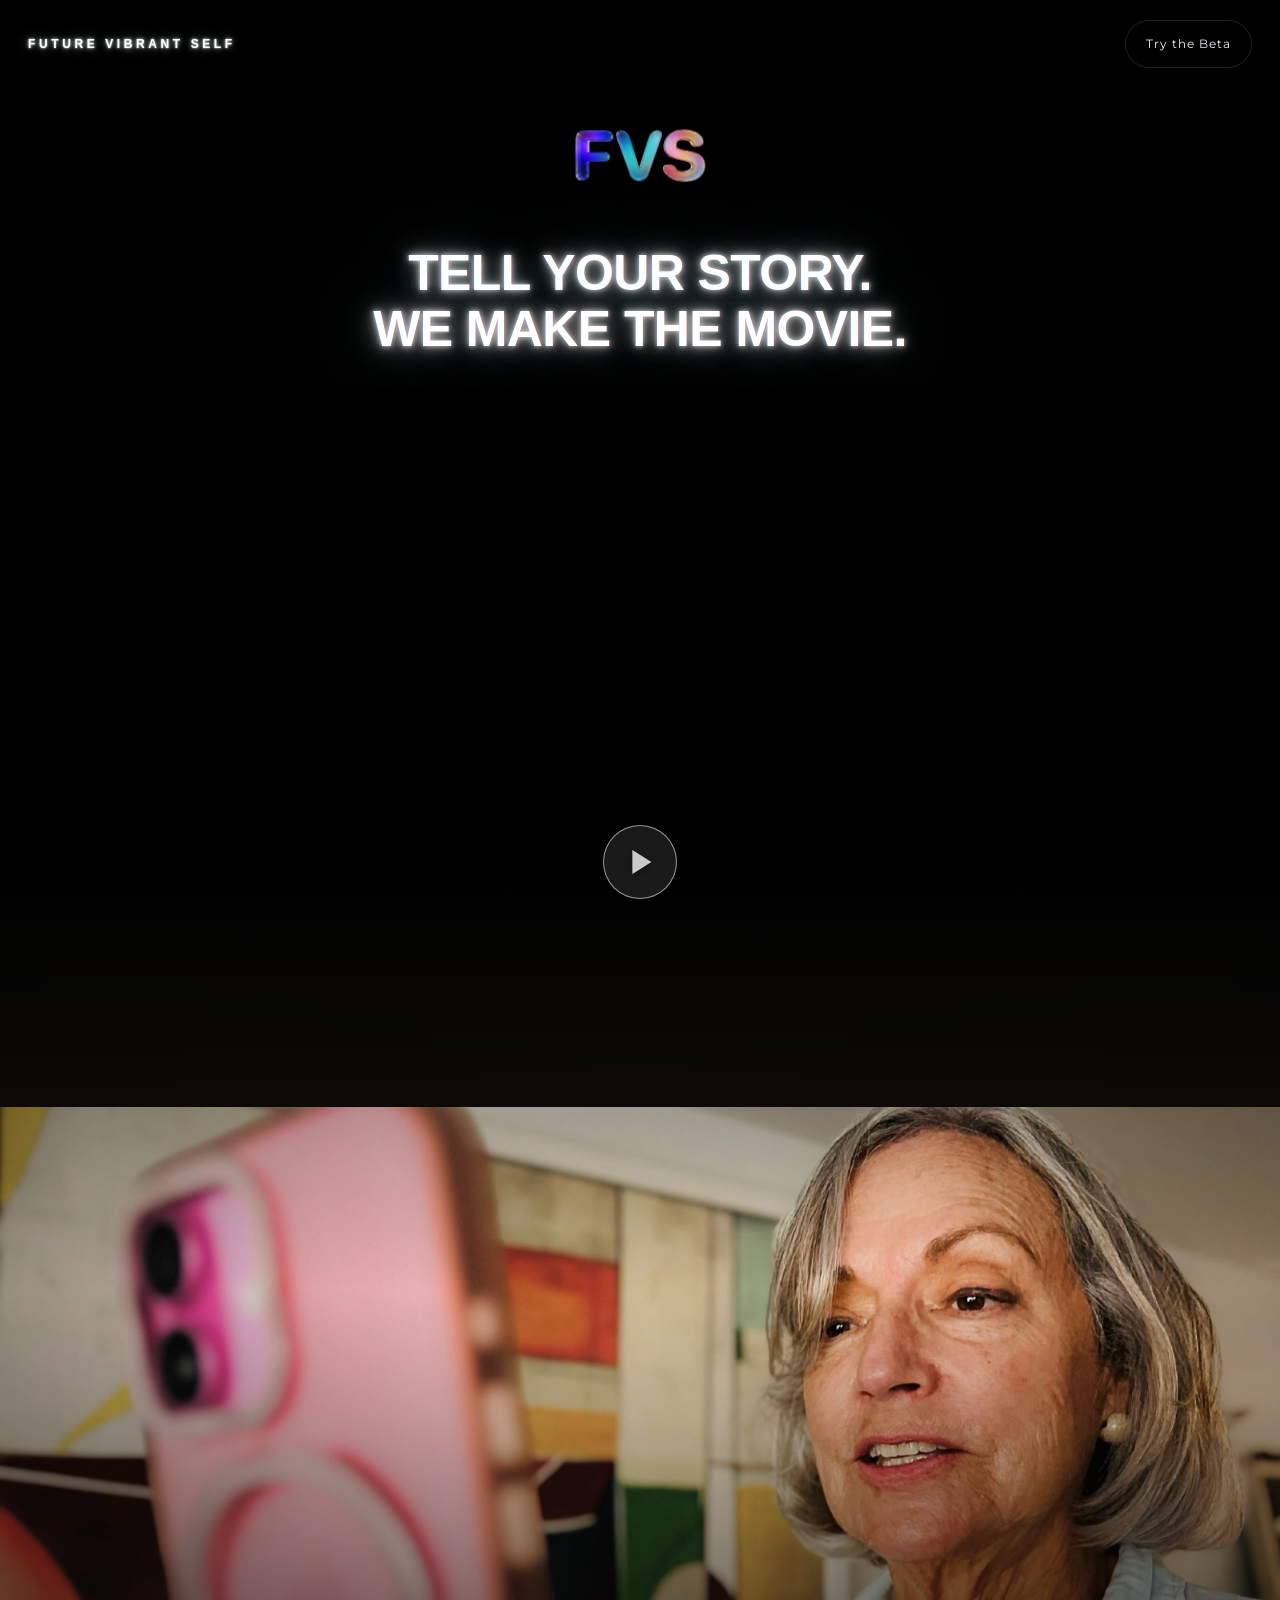
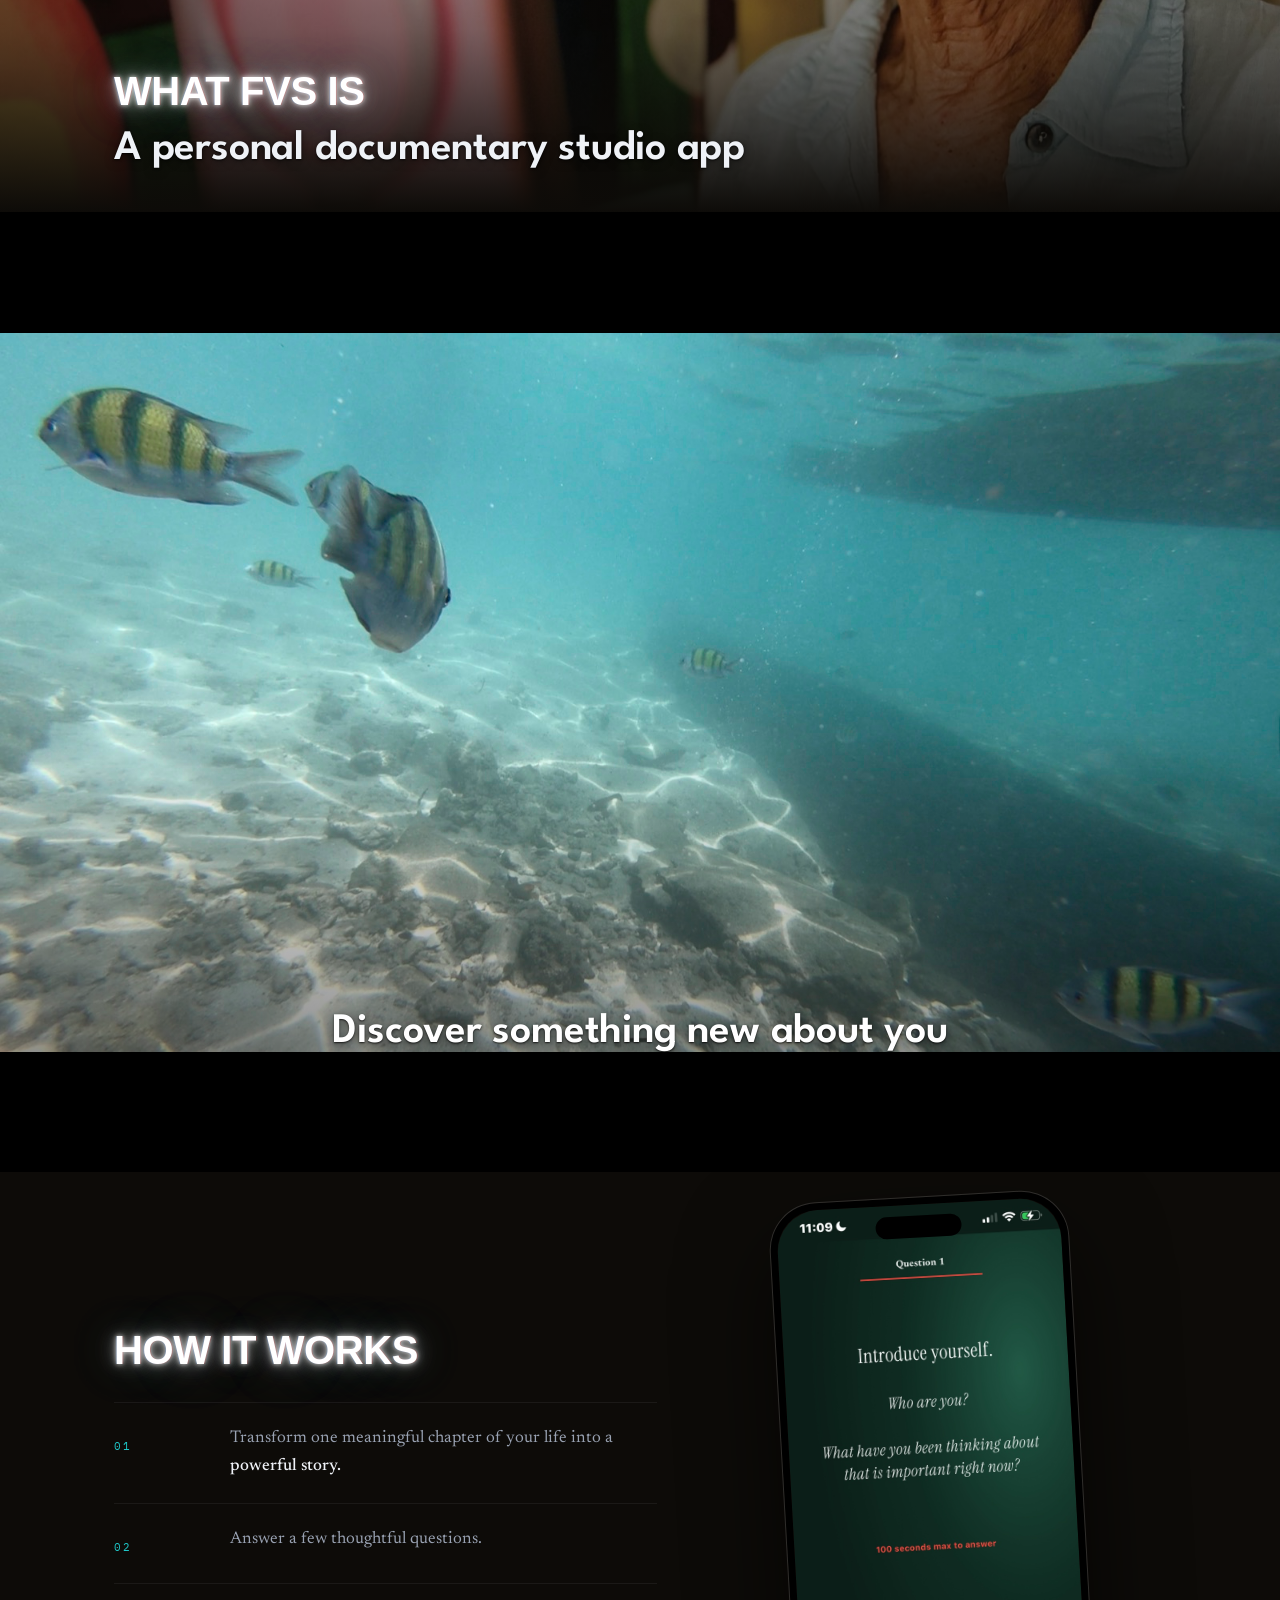
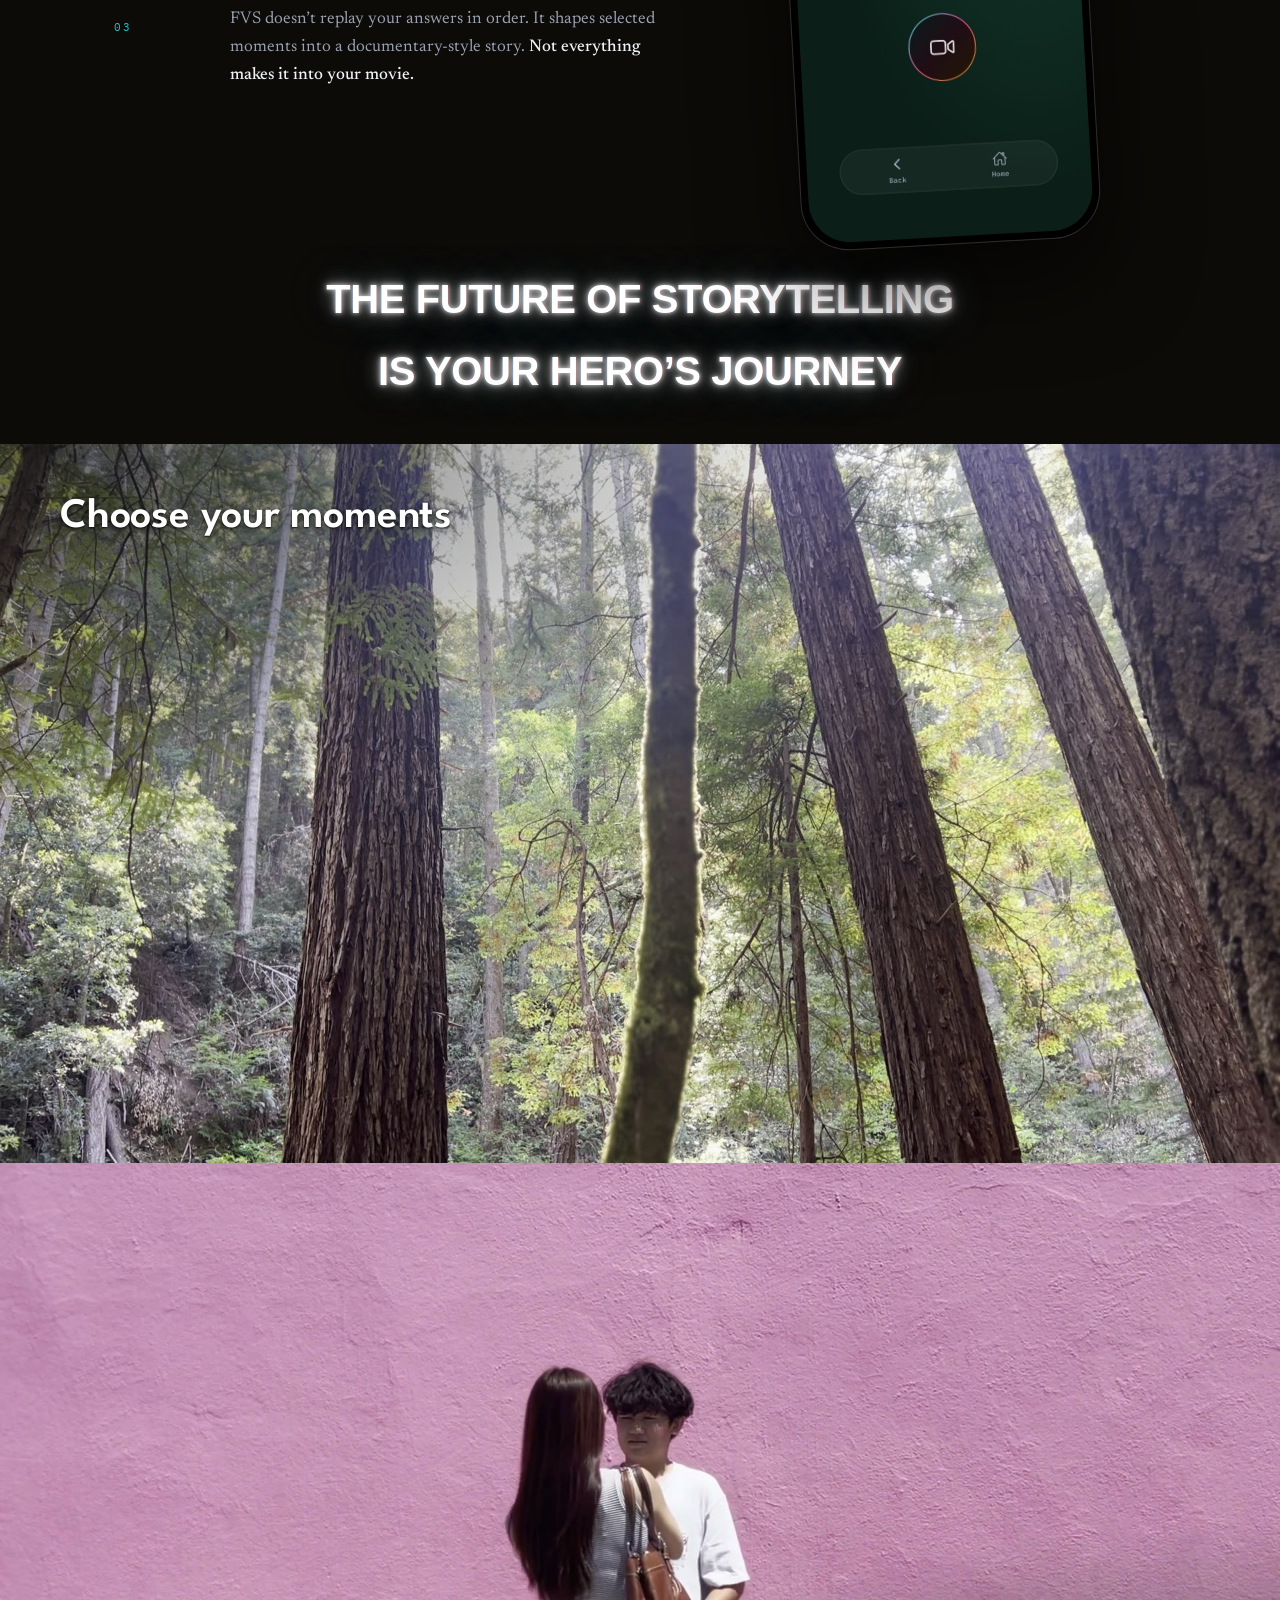
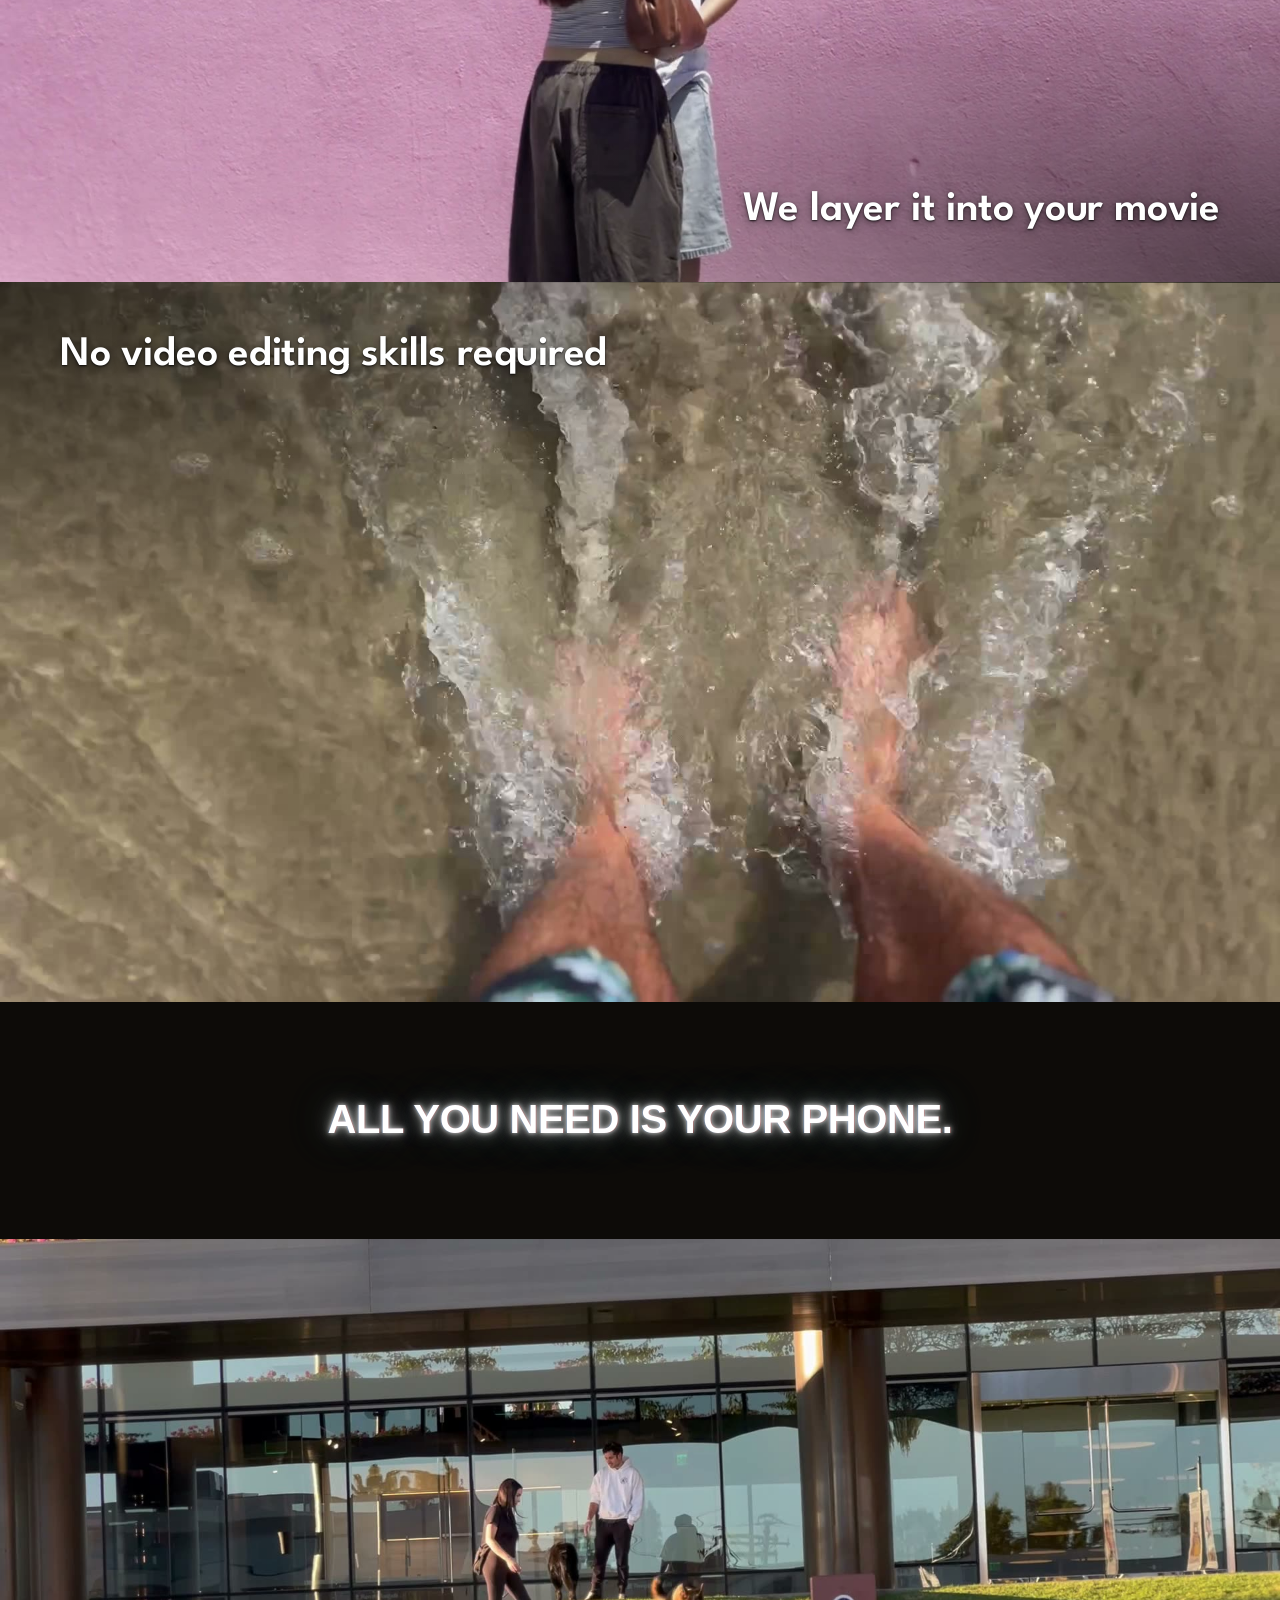
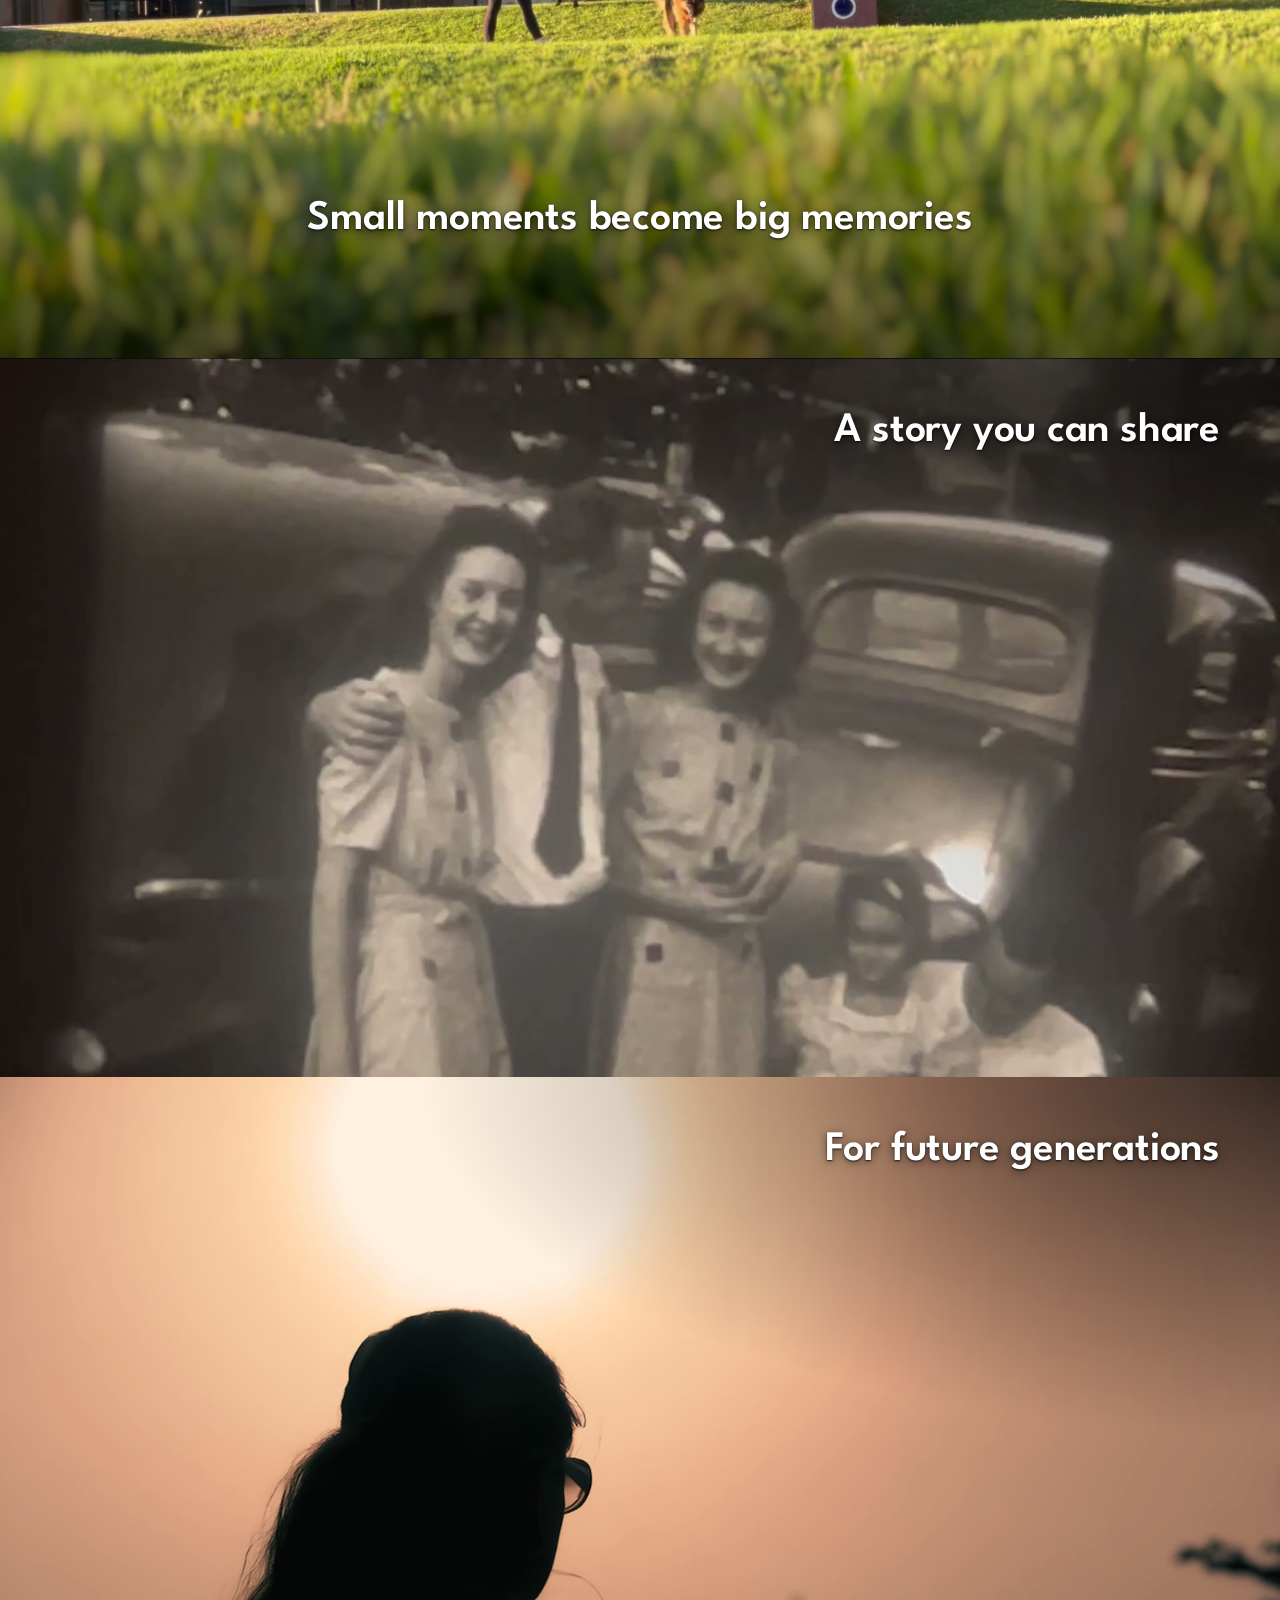
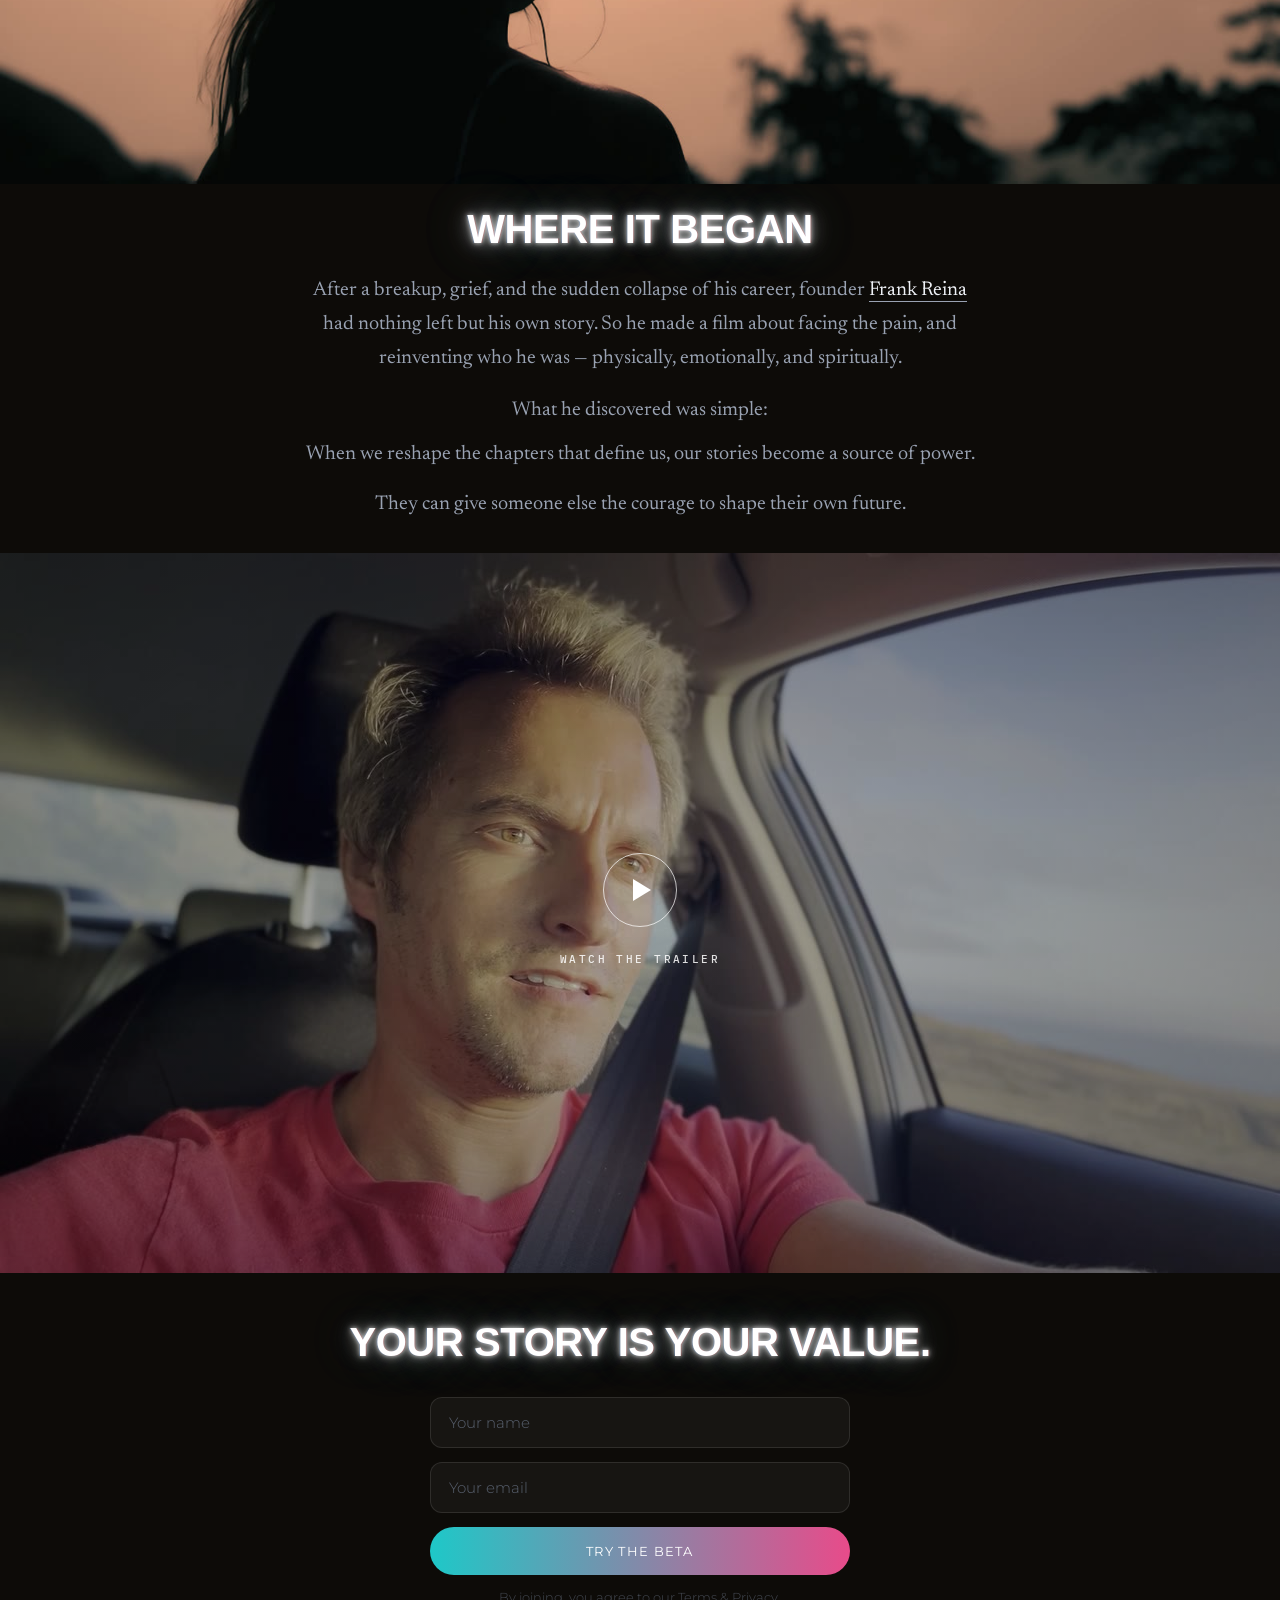
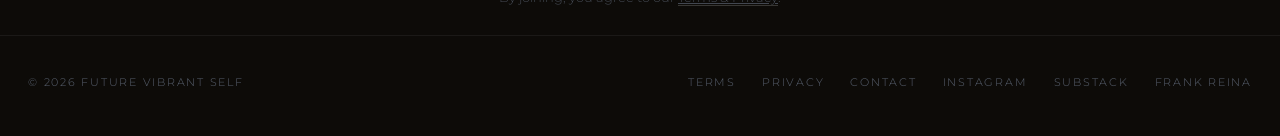
<file: index.html>
<!DOCTYPE html>
<html lang="en">
<head>
<meta charset="UTF-8">
<meta name="viewport" content="width=device-width, initial-scale=1.0">
<title>Future Vibrant Self — Turn your life into a movie.</title>
<meta name="description" content="Transform one important chapter of your life into a powerful story. All you need is your phone.">
<meta property="og:title" content="Future Vibrant Self — Turn your life into a movie.">
<meta property="og:description" content="Transform one important chapter of your life into a powerful story. All you need is your phone.">
<meta property="og:image" content="https://fvsmovies.com/assets/v3/studio-hero.jpg">
<meta property="og:url" content="https://fvsmovies.com/">
<meta property="og:type" content="website">
<link rel="canonical" href="https://fvsmovies.com/">
<link rel="icon" type="image/png" href="assets/v3/fvs-logo-960.png">
<link rel="preconnect" href="https://fonts.googleapis.com">
<link rel="preconnect" href="https://fonts.gstatic.com" crossorigin>
<link href="https://fonts.googleapis.com/css2?family=Instrument+Serif:ital@0;1&family=Newsreader:ital,opsz,wght@0,6..72,400;0,6..72,500;1,6..72,400&family=Montserrat:wght@200;300;400&family=League+Spartan:wght@500;600;700&family=IBM+Plex+Mono:wght@400;500&display=swap" rel="stylesheet">
<style>
  /* ── Tokens (ported from the app: src/design/tokens.ts, constants/theme.ts) ── */
  :root {
    --void: #0D0B08;          /* warm near-black — "not dead black, has life in it" */
    --deep: #050403;
    --ink: #08090d;
    --text: #eff2f7;
    --dim: #99a2b2;
    --faint: #59616f;
    --teal: #1EC8C8;
    --pink: #E84B8A;
    --gold: #F0A500;
    --hairline: rgba(255,255,255,0.10);
    --hairline-soft: rgba(255,255,255,0.06);
    --surface: rgba(255,255,255,0.045);
    --surface-2: rgba(255,255,255,0.08);
    --serif: "Newsreader", "Instrument Serif", Georgia, serif;
    --display: "Instrument Serif", Georgia, serif;
    --sans: "Montserrat", -apple-system, sans-serif;
    --mono: "IBM Plex Mono", ui-monospace, monospace;
    --grad: linear-gradient(90deg, var(--teal), var(--pink), var(--gold));
    --sig: linear-gradient(90deg, #5e8bff, #b65cff, #ff5ca0);
  }
  * { margin: 0; padding: 0; box-sizing: border-box; }
  html { scroll-behavior: smooth; overflow-x: clip; }
  body {
    background: var(--void);
    color: var(--text);
    font-family: var(--serif);
    font-size: 17px;
    line-height: 28px;
    -webkit-font-smoothing: antialiased;
    overflow-x: clip;
  }
  ::selection { background: rgba(30,200,200,0.35); }

  /* film grain over everything (app's Grain component, SVG fractalNoise) */
  .grain-page {
    position: fixed; inset: 0; pointer-events: none; z-index: 90;
    background-image: url("data:image/svg+xml;utf8,%3Csvg%20xmlns%3D'http%3A%2F%2Fwww.w3.org%2F2000%2Fsvg'%20width%3D'160'%20height%3D'160'%3E%3Cfilter%20id%3D'n'%3E%3CfeTurbulence%20type%3D'fractalNoise'%20baseFrequency%3D'0.9'%20numOctaves%3D'2'%20stitchTiles%3D'stitch'%2F%3E%3CfeColorMatrix%20type%3D'saturate'%20values%3D'0'%2F%3E%3C%2Ffilter%3E%3Crect%20width%3D'160'%20height%3D'160'%20filter%3D'url(%23n)'%20opacity%3D'0.5'%2F%3E%3C%2Fsvg%3E");
    background-size: 160px 160px;
    opacity: 0.04; mix-blend-mode: soft-light;
  }

  .mono-label {
    font-family: var(--mono);
    font-size: 11px; letter-spacing: 0.22em; text-transform: uppercase;
    color: var(--faint); font-weight: 500;
  }
  .mono-label.teal { color: var(--teal); }

  .wrap { max-width: 1100px; margin: 0 auto; padding: 0 24px; }
  section { position: relative; padding: 24px 0; }
  @media (max-width: 720px) { section { padding: 18px 0; } }

  /* reveal on scroll */
  .rv { opacity: 0; transform: translateY(24px); transition: opacity 0.9s ease, transform 0.9s ease; }
  .rv.in { opacity: 1; transform: none; }
  @media (prefers-reduced-motion: reduce) {
    .rv { opacity: 1; transform: none; transition: none; }
    * { animation: none !important; }
  }

  /* ── Nav ── */
  nav {
    position: fixed; top: 0; left: 0; right: 0; z-index: 100;
    display: flex; align-items: center; justify-content: space-between;
    padding: 20px 28px; transition: background 0.4s ease, backdrop-filter 0.4s ease;
  }
  nav.scrolled { background: rgba(13,11,8,0.55); backdrop-filter: blur(12px); -webkit-backdrop-filter: blur(12px); }
  .wordmark {
    font-family: "Helvetica Neue", Arial, "Liberation Sans", sans-serif;
    font-weight: 700; font-size: 12px;
    letter-spacing: 0.3em; text-transform: uppercase; color: #fff;
    text-decoration: none;
    text-shadow:
      0 0 2px rgba(255,255,255,0.9), 0 0 5px rgba(255,255,255,0.6),
      0 0 10px rgba(255,255,255,0.35), 0 0 16px rgba(159,232,255,0.3);
  }
  .nav-cta {
    font-family: var(--sans); font-weight: 400; font-size: 12px; letter-spacing: 0.08em;
    color: var(--text); text-decoration: none;
    border: 1px solid rgba(255,255,255,0.13); border-radius: 999px;
    padding: 9px 20px; transition: border-color 0.3s ease;
  }
  .nav-cta:hover { border-color: var(--teal); }

  /* ── Hero — cold open: black, the glass logo swells, then the words ── */
  .hero {
    background: #000;
    display: flex; flex-direction: column; justify-content: center; align-items: center;
    text-align: center; padding: 92px 24px 30px; position: relative; overflow: hidden;
  }
  .hero-logo {
    width: min(230px, 52vw); display: block; margin: 0 auto 26px;
    mix-blend-mode: screen;
    opacity: 0; transform: scale(0.94);
    animation: logoswell 1.8s cubic-bezier(0.34, 1.4, 0.64, 1) 0.3s forwards;
  }
  @keyframes logoswell { to { opacity: 1; transform: scale(1); } }
  .hero-content { position: relative; z-index: 2; display: flex; flex-direction: column; align-items: center; }
  .hero .mono-label { margin-bottom: 24px; color: var(--dim); }
  /* ── Neon movie-title card — CSS port of the app's NEON_GLOW_V1 spec ──
     (workers/movie-assembly/lib/title-card-neon-spec.js): white #FFFFFF core,
     bold grotesque UPPERCASE (Liberation Sans/Arial Bold), 3-layer glow stack
     screened on black (tight 6/0.90 · mid 22/0.50 · wide-cool 70/0.38 #9FE8FF),
     + subtle chromatic fringe (red +2px, blue −2px). */
  h1 {
    font-family: "Helvetica Neue", Arial, "Liberation Sans", sans-serif;
    font-weight: 700; text-transform: uppercase;
    font-size: clamp(22px, 5vw, 50px); line-height: 1.12; letter-spacing: -0.012em;
    color: #fff; margin: 0 auto; white-space: nowrap;
    text-shadow: /* glow dialed down 30% (Frank 8-03) */
      1.4px 0 0 rgba(255,42,42,0.18), -1.4px 0 0 rgba(70,150,255,0.18),   /* chromatic fringe */
      0 0 5px rgba(255,255,255,0.66), 0 0 11px rgba(255,255,255,0.60),    /* tight white halo */
      0 0 24px rgba(255,255,255,0.38), 0 0 40px rgba(255,255,255,0.27),   /* mid white bloom */
      0 0 72px rgba(159,232,255,0.29), 0 0 110px rgba(159,232,255,0.20);  /* wide cool wash */
  }
  /* literary question beneath the neon statement */
  .hero-question {
    font-family: var(--serif); font-style: italic;
    font-size: clamp(17px, 2.3vw, 25px); line-height: 1.4;
    color: var(--dim); max-width: 26ch; margin: 22px auto 0;
  }

  /* hero promo video — silent autoplay loop, click to play with sound (Frank 8-03) */
  .hero-video {
    position: relative; width: 100%; aspect-ratio: 16 / 9;
    margin: 0; border: 0; border-radius: 0; box-shadow: none;
    overflow: hidden; background: #000; display: block;
  }
  .hero-video iframe, .hero-video video { position: absolute; inset: 0; width: 100%; height: 100%; border: 0; object-fit: cover; }
  /* when the YouTube embed loads, it's inserted before the <video> — put it on top
     and drop the paused loop so it doesn't cover the player (Frank 8-04: play showed nothing) */
  .hero-video iframe { z-index: 3; }
  .hero-video.playing video { display: none; }
  .hero-video-play {
    position: absolute; inset: 0; z-index: 2; border: 0; cursor: pointer;
    background: radial-gradient(circle at 50% 66%, rgba(0,0,0,0.03), rgba(0,0,0,0.12));
    transition: opacity 0.35s ease;
  }
  /* play button below center (66%) + VERY faint at rest, brightens on hover (Frank 8-03) */
  .hero-video-play::before {
    content: ""; position: absolute; left: 50%; top: 66%; transform: translate(-50%, -50%);
    width: 72px; height: 72px; border-radius: 50%;
    background: rgba(255,255,255,0.1); border: 1.5px solid rgba(255,255,255,0.55);
    backdrop-filter: blur(3px); -webkit-backdrop-filter: blur(3px);
    transition: border-color 0.3s ease, background 0.3s ease;
  }
  .hero-video-play i {
    position: absolute; left: 50%; top: 66%; transform: translate(-40%, -50%);
    width: 0; height: 0; border-style: solid;
    border-width: 12px 0 12px 19px; border-color: transparent transparent transparent rgba(255,255,255,0.78);
    filter: drop-shadow(0 1px 6px rgba(0,0,0,0.5)); transition: border-color 0.3s ease;
  }
  .hero-video:hover .hero-video-play::before { border-color: rgba(255,255,255,0.7); background: rgba(255,255,255,0.12); }
  .hero-video:hover .hero-video-play i { border-color: transparent transparent transparent rgba(255,255,255,0.92); }
  /* sound on: triangle → a stop/mute square (tap again to mute) */
  .hero-video-play.sound-on i { border: 0; width: 16px; height: 16px; border-radius: 3px; background: rgba(255,255,255,0.88); transform: translate(-50%, -50%); }
  .hero-video.playing .hero-video-play { opacity: 0; pointer-events: none; }
  /* bottom fade → melts into the next image (like the break-img bands) */
  .hero-video::after {
    content: ""; position: absolute; left: 0; right: 0; bottom: 0; height: 32%;
    background: linear-gradient(180deg, rgba(13,11,8,0) 0%, var(--void) 100%);
    pointer-events: none; z-index: 1;
  }
  .hero-video.playing::after { display: none; }

  /* looping video inside a full-bleed band — show the WHOLE frame (no crop), so the
     composition is identical on desktop and mobile. Band height follows the media's
     real aspect ratio; default 16:9, overridden per asset (fish 4:3, 8mm portrait). */
  .break-img video, .break-img .break-media { width: 100%; height: auto; display: block; aspect-ratio: 16 / 9; }
  .break-media.ar43 { aspect-ratio: 4 / 3; }

  /* standalone vulnerability line (relocated from the removed Why It Matters) */
  .vuln-band { text-align: center; padding: 34px 24px 44px; }

  /* How It Works — narrative lines */
  .hiw-line { font-family: var(--serif); font-size: clamp(18px, 2.2vw, 26px); line-height: 1.5; color: var(--dim); max-width: 34ch; margin: 0 auto 20px; }
  .hiw-line:last-child { margin-bottom: 0; }
  .hiw-line b { color: var(--text); font-weight: 500; }
  /* inline "Frank Reina" link in the origin paragraph */
  .inline-link { color: var(--text); text-decoration: none; border-bottom: 1px solid var(--dim); padding-bottom: 1px; transition: color .3s ease, border-color .3s ease; }
  .inline-link:hover { color: var(--teal); border-color: var(--teal); }

  /* ── Section titles — same neon movie-title glow as the hero, at section scale ── */
  .neon-section {
    display: block; font-family: "Helvetica Neue", Arial, "Liberation Sans", sans-serif;
    font-weight: 700; text-transform: uppercase;
    font-size: clamp(22px, 3.4vw, 40px); line-height: 1.06; letter-spacing: -0.01em;
    color: #fff; margin-bottom: 14px;
    text-shadow: /* glow dialed down 30% (Frank 8-03) */
      1px 0 0 rgba(255,42,42,0.17), -1px 0 0 rgba(70,150,255,0.17),        /* chromatic fringe */
      0 0 4px rgba(255,255,255,0.63), 0 0 9px rgba(255,255,255,0.56),      /* tight white halo */
      0 0 18px rgba(255,255,255,0.35), 0 0 30px rgba(255,255,255,0.24),    /* mid white bloom */
      0 0 52px rgba(159,232,255,0.25), 0 0 80px rgba(159,232,255,0.17);    /* wide cool wash */
  }
  .cold-open { opacity: 0; animation: coldopen 1.5s ease 1.2s forwards; }
  @keyframes coldopen { to { opacity: 1; } }
  @media (prefers-reduced-motion: reduce) { .cold-open, .hero-logo { opacity: 1; transform: none; animation: none; } }

  .cta-row { display: flex; align-items: center; justify-content: center; gap: 22px; flex-wrap: wrap; }
  .cta {
    display: inline-block; font-family: var(--sans); font-weight: 400;
    font-size: 13px; letter-spacing: 0.1em; text-transform: uppercase;
    color: #fff; text-decoration: none;
    background: var(--grad); background-size: 200% 100%;
    border-radius: 999px; padding: 16px 34px;
    transition: background-position 0.6s ease, box-shadow 0.4s ease;
  }
  .cta:hover { background-position: 100% 0; box-shadow: 0 0 34px rgba(30,200,200,0.28); }
  .chips { font-family: var(--sans); font-weight: 300; font-size: 12px; letter-spacing: 0.06em; color: var(--faint); }
  .chips b { color: var(--dim); font-weight: 400; }

  /* ── Section headings ── */
  h2 {
    font-family: var(--display); font-weight: 400;
    font-size: clamp(30px, 4.4vw, 52px); line-height: 1.12; letter-spacing: -0.01em;
    margin: 12px 0 18px;
  }
  .lede { color: var(--dim); font-size: clamp(17px, 1.9vw, 20px); line-height: 1.65; max-width: 58ch; }
  .lede em { color: var(--text); font-style: italic; }

  /* ── What FVS Is — full-bleed studio hero (woman filming herself) ── */
  .fvs-is { padding: 0; }
  .studio-hero { position: relative; width: 100%; overflow: hidden; margin-top: -1px; }
  .studio-hero img { display: block; width: 100%; height: auto; }
  .studio-hero::after { content: ""; position: absolute; inset: 0;
    background: linear-gradient(180deg, rgba(13,11,8,0.12) 0%, rgba(13,11,8,0) 26%, rgba(13,11,8,0.5) 74%, var(--void) 100%); }
  .studio-hero-copy { position: absolute; left: 0; right: 0; bottom: 0; z-index: 2; padding-bottom: 40px; }
  .studio-hero-copy h2 { max-width: none; margin-bottom: 0; white-space: nowrap; font-family: "League Spartan", var(--sans); font-weight: 600; letter-spacing: -0.005em; font-size: clamp(15px, 4vw, 42px); text-shadow: 0 1px 2px rgba(0,0,0,0.75), 0 2px 10px rgba(0,0,0,0.5); }

  /* What FVS Is — "at a glance" benefit list (kept from the old FVS App section, reworded) */
  .fvs-benefits { max-width: 700px; text-align: center; padding-top: 44px; }
  .quest-line {
    font-family: var(--serif); font-style: italic;
    font-size: clamp(18px, 2.3vw, 25px); line-height: 1.42; color: var(--dim);
    margin: 0 auto 34px; max-width: 28ch;
  }
  .benefits { list-style: none; display: inline-block; text-align: left; margin: 0 auto; }
  .benefits li {
    position: relative; padding: 14px 0 14px 34px;
    border-top: 1px solid var(--hairline-soft);
    font-size: clamp(15px, 1.85vw, 18px); line-height: 1.5; color: var(--text);
  }
  .benefits li:first-child { border-top: none; }
  .benefits li::before {
    content: "\2713"; position: absolute; left: 2px; top: 14px;
    color: var(--teal); font-weight: 700; font-size: 14px;
    text-shadow: 0 0 8px rgba(30,200,200,0.55);
  }

  /* ── How it works ── */
  .how-grid { display: grid; grid-template-columns: 1fr 0.85fr; gap: 48px; align-items: center; }
  @media (max-width: 900px) { .how-grid { grid-template-columns: 1fr; } }
  .step { display: grid; grid-template-columns: 96px 1fr; gap: 20px; padding: 22px 0; border-top: 1px solid var(--hairline-soft); }
  .step:first-of-type { border-top: none; }
  .step .num { font-family: var(--mono); font-size: 11px; letter-spacing: 0.2em; color: var(--teal); padding-top: 7px; white-space: nowrap; }
  .step p { color: var(--dim); font-size: 17px; line-height: 1.65; }
  .step p b { color: var(--text); font-weight: 500; }
  /* real Q1 product screenshot in a phone frame (replaces the CSS mock) */
  .phone-shot { width: min(300px, 74vw); margin: 0 auto; border-radius: 44px; overflow: hidden;
    border: 1px solid rgba(255,255,255,0.12); box-shadow: 0 40px 90px rgba(0,0,0,0.55); background: #000; }
  .phone-shot img { width: 100%; display: block; }
  /* un-numbered closing line under the steps */
  .hiw-closing { margin-top: 40px; text-align: center; font-family: var(--display); font-style: italic;
    font-size: clamp(15px, 3.9vw, 42px); line-height: 1.35; color: var(--dim); }
  .hiw-closing b { color: var(--text); font-weight: 400; font-style: normal; }

  /* phone vignette (recording surface tease) */
  .phone {
    width: min(300px, 74vw); aspect-ratio: 1284 / 2778;
    margin: 0 auto; position: relative;
    background: var(--void);
    border: 1px solid rgba(255,255,255,0.14);
    border-radius: 48px; overflow: hidden;
    box-shadow: 0 40px 90px rgba(0,0,0,0.6), inset 0 0 0 7px #000;
    transform: rotate(-3.2deg);
  }
  .phone::before { /* notch pill */
    content: ""; position: absolute; top: 18px; left: 50%; transform: translateX(-50%);
    width: 86px; height: 22px; border-radius: 999px; background: #000; z-index: 5;
  }
  /* real Question surface — ported from app/(story-lab)/question.tsx */
  .phone-screen { position: absolute; inset: 7px; border-radius: 42px; overflow: hidden; background: var(--void); display: flex; flex-direction: column; padding: 52px 24px 0; }
  /* real Q1 screenshot masked onto the device screen (Frank 8-03) */
  .phone-screen img { position: absolute; inset: 0; width: 100%; height: 100%; object-fit: cover; object-position: center; z-index: 1; }
  .q-marker { font-family: var(--mono); font-size: 10.5px; letter-spacing: 0.12em; text-transform: uppercase; color: rgba(255,255,255,0.18); text-align: center; }
  .q-progress { height: 2px; margin-top: 9px; border-radius: 99px; background: rgba(255,255,255,0.06); overflow: hidden; }
  .q-progress i { display: block; height: 2px; width: 43%; border-radius: 99px; background: linear-gradient(90deg, var(--teal), var(--pink), var(--gold)); }
  .q-text { flex: 1; display: flex; align-items: center; justify-content: center; font-family: var(--display); font-weight: 400; font-size: 18.5px; line-height: 1.46; letter-spacing: 0.02em; color: rgba(255,255,255,0.93); text-align: center; padding: 0 4px; }
  .cam-zone { position: relative; display: flex; flex-direction: column; align-items: center; gap: 13px; padding-bottom: 34px; }
  .cam-bloom { position: absolute; width: 190px; height: 190px; border-radius: 50%; top: -48px; background: radial-gradient(circle, rgba(232,160,48,0.18), rgba(232,160,48,0) 68%); }
  .cam-ring { position: relative; border-radius: 999px; padding: 2px; background: linear-gradient(135deg, var(--teal), var(--pink), var(--gold)); }
  .cam-btn { width: 72px; height: 72px; border-radius: 50%; background: rgba(5,5,5,0.88); display: flex; align-items: center; justify-content: center; }
  .cam-hint { font-family: var(--mono); font-size: 9.5px; color: rgba(255,255,255,0.18); }

  /* ── Poster cards (ported posterBg + sheen + vignette + glow + grain) ── */
  .products { display: grid; grid-template-columns: 1fr 1fr; gap: 26px; margin-top: 20px; max-width: 900px; margin-left: auto; margin-right: auto; }
  @media (max-width: 720px) { .products { grid-template-columns: 1fr; max-width: 460px; } }
  .poster {
    position: relative; overflow: hidden; border-radius: 22px;
    aspect-ratio: 3 / 3.9; isolation: isolate;
    display: flex; flex-direction: column; justify-content: flex-end; padding: 26px;
  }
  .poster .pgrain {
    position: absolute; inset: 0; mix-blend-mode: soft-light; opacity: 0.05;
    background-image: url("data:image/svg+xml;utf8,%3Csvg%20xmlns%3D'http%3A%2F%2Fwww.w3.org%2F2000%2Fsvg'%20width%3D'160'%20height%3D'160'%3E%3Cfilter%20id%3D'n'%3E%3CfeTurbulence%20type%3D'fractalNoise'%20baseFrequency%3D'0.9'%20numOctaves%3D'2'%20stitchTiles%3D'stitch'%2F%3E%3CfeColorMatrix%20type%3D'saturate'%20values%3D'0'%2F%3E%3C%2Ffilter%3E%3Crect%20width%3D'160'%20height%3D'160'%20filter%3D'url(%23n)'%20opacity%3D'0.5'%2F%3E%3C%2Fsvg%3E");
    background-size: 160px 160px;
  }
  /* real surfaces on ink — tokens.ts bg2 #0b0d13; per-product tint auras (FC color language) */
  .poster { background: #0b0d13; border: 1px solid rgba(255,255,255,0.08); border-radius: 18px; }
  .poster .aura { position: absolute; inset: 0; pointer-events: none; }
  .poster.read .aura { background: linear-gradient(160deg, rgba(139,123,255,0.15), rgba(139,123,255,0) 55%); }
  .poster.hear .aura { background: linear-gradient(160deg, rgba(30,200,200,0.13), rgba(30,200,200,0) 55%); }
  .p-kicker { position: relative; z-index: 4; font-family: var(--mono); font-size: 10px; letter-spacing: 0.2em; text-transform: uppercase; color: rgba(255,255,255,0.62); margin-bottom: 10px; }
  .p-name { position: relative; z-index: 4; font-family: var(--display); font-size: 27px; line-height: 1.15; color: #fff; }
  .poster .p-art { position: relative; z-index: 4; margin-bottom: auto; padding-top: 8px; }
  /* READ — the Story Document reading surface (serif on ink, fading out) */
  .doc-surface { position: relative; font-family: var(--serif); font-size: 13.5px; line-height: 1.75; color: rgba(239,242,247,0.6); }
  .doc-surface::after { content: ""; position: absolute; inset: 0; background: linear-gradient(180deg, rgba(11,13,19,0) 25%, #0b0d13 100%); }
  .doc-surface .doc-open { font-family: var(--display); font-size: 30px; line-height: 1; color: rgba(239,242,247,0.85); display: block; margin-bottom: 6px; }
  .doc-lines i { display: block; height: 3px; border-radius: 2px; background: rgba(255,255,255,0.22); margin-bottom: 10px; }
  .doc-lines i:nth-child(1) { width: 84%; } .doc-lines i:nth-child(2) { width: 92%; }
  .doc-lines i:nth-child(3) { width: 71%; } .doc-lines i:nth-child(4) { width: 88%; }
  .doc-lines i:nth-child(5) { width: 52%; }
  /* HEAR — waveform + tap-a-word transcript coupling */
  .p-wave { display: flex; align-items: center; gap: 3px; height: 44px; margin-bottom: 16px; }
  .p-wave i { display: block; width: 3px; border-radius: 2px; background: linear-gradient(180deg, #5e8bff, #ff5ca0); opacity: 0.85; }
  .p-transcript { font-family: var(--serif); font-style: italic; font-size: 14.5px; line-height: 1.7; color: rgba(239,242,247,0.55); }
  .p-transcript .lit { color: var(--teal); font-style: italic; box-shadow: 0 1.5px 0 rgba(30,200,200,0.55); }
  /* WATCH — the actual My Movies film-strip card (StoryFilmCard + FilmSprocketEdges), true landscape 16:10 */
  .dc-block { grid-column: 1 / -1; }
  .film-card { position: relative; aspect-ratio: 16 / 10; border-radius: 18px; overflow: hidden; background: #0c0e13; border: 1px solid rgba(255,255,255,0.08); }
  .film-card > img { display: block; width: 100%; height: 100%; object-fit: cover; }
  .film-card .fc-scrim { position: absolute; inset: 0; background: linear-gradient(180deg, rgba(4,5,8,0.10) 26%, rgba(240,165,0,0.10) 70%, rgba(4,5,8,0.86) 100%); }
  .film-card .film-edge.left { border-right-color: rgba(240,165,0,0.45); }
  .film-card .film-edge.right { border-left-color: rgba(240,165,0,0.45); }
  .film-card .runtime-chip { bottom: 14px; right: 34px; }
  .fc-title { position: absolute; left: 40px; right: 40px; bottom: 11%; z-index: 4; text-align: center;
    font-family: -apple-system, BlinkMacSystemFont, "Helvetica Neue", sans-serif; font-weight: 700;
    font-size: clamp(22px, 3.6vw, 38px); letter-spacing: -0.5px; color: #fff; text-shadow: 0 2px 18px rgba(0,0,0,0.45); }
  .fc-meta { display: flex; justify-content: space-between; align-items: baseline; margin-top: 10px; }
  .fc-date { font-family: -apple-system, BlinkMacSystemFont, sans-serif; font-size: 14px; color: var(--dim); }
  .fc-size { font-family: var(--mono); font-size: 12px; letter-spacing: 0.06em; color: var(--faint); }
  .film-edge { position: absolute; top: 0; bottom: 0; width: 20px; z-index: 3; background-color: #070708;
    background-image: url("data:image/svg+xml;utf8,%3Csvg%20xmlns%3D'http%3A%2F%2Fwww.w3.org%2F2000%2Fsvg'%20width%3D'20'%20height%3D'30'%3E%3Crect%20x%3D'5.5'%20y%3D'9'%20width%3D'9'%20height%3D'12'%20rx%3D'2.5'%20fill%3D'%23efe7d2'%20stroke%3D'rgba(0,0,0,0.25)'%2F%3E%3C%2Fsvg%3E");
    background-repeat: repeat-y; background-position: center top; }
  .film-edge.left { left: 0; border-right: 2px solid rgba(232,75,138,0.4); }
  .film-edge.right { right: 0; border-left: 2px solid rgba(232,75,138,0.4); }
  .card-idx { position: absolute; top: 13px; left: 30px; z-index: 4; font-family: var(--mono); font-size: 11px; letter-spacing: 0.09em; color: rgba(255,255,255,0.7); }
  .card-story { position: absolute; top: 13px; right: 30px; z-index: 4; font-family: var(--mono); font-size: 11px; letter-spacing: 0.09em; color: rgba(255,255,255,0.7); }
  .play-glass { position: absolute; top: 40%; left: 50%; transform: translate(-50%, -50%); z-index: 4;
    width: 52px; height: 52px; border-radius: 50%; border: 1px solid rgba(255,255,255,0.3);
    background: rgba(10,10,14,0.4);
    display: flex; align-items: center; justify-content: center; }
  .play-glass i { display: block; width: 0; height: 0; border-style: solid; border-width: 8px 0 8px 13px; border-color: transparent transparent transparent #fff; margin-left: 4px; }
  .runtime-chip { position: absolute; right: 32px; bottom: 108px; z-index: 4; font-family: -apple-system, BlinkMacSystemFont, sans-serif; font-weight: 600; font-size: 12px; font-variant-numeric: tabular-nums; color: #fff; background: rgba(0,0,0,0.55); border-radius: 6px; padding: 3px 7px; }
  .play-circle { width: 54px; height: 54px; border-radius: 50%; border: 1.5px solid rgba(255,255,255,0.7); display: flex; align-items: center; justify-content: center; }
  .play-circle i { display: block; width: 0; height: 0; border-style: solid; border-width: 8px 0 8px 13px; border-color: transparent transparent transparent #fff; margin-left: 4px; }
  .p-copy { margin-top: 20px; color: var(--dim); font-size: 16px; line-height: 1.6; }
  .p-copy b { color: var(--text); font-weight: 500; }
  .bonus { margin-top: 48px; text-align: center; font-family: var(--sans); font-weight: 300; font-size: 13px; letter-spacing: 0.14em; text-transform: uppercase; color: var(--dim); }
  .bonus span { background: var(--grad); -webkit-background-clip: text; background-clip: text; color: transparent; font-weight: 400; }

  /* ── Two ways (mode washes from storyCutTokens) ── */
  .modes { display: grid; grid-template-columns: 1fr 1fr; gap: 26px; margin-top: 20px; }
  @media (max-width: 900px) { .modes { grid-template-columns: 1fr; } }
  .mode {
    position: relative; border-radius: 21px; overflow: hidden;
    border: 1px solid var(--hairline-soft); padding: 44px 36px 40px; min-height: 380px;
    display: flex; flex-direction: column;
  }
  .mode.dc { background: linear-gradient(180deg, #3a1520 0%, #12080c 55%, #07080b 100%); }
  .mode.fc { background: linear-gradient(180deg, #0f3e3a 0%, #0a1a1c 55%, #07080b 100%); }
  .mode .mono-label { margin-bottom: 16px; }
  .mode.dc .mono-label { color: #e0899a; }
  .mode.fc .mono-label { color: #2fded0; }
  .mode h3 { font-family: var(--display); font-weight: 400; font-size: 30px; margin-bottom: 14px; }
  .mode p { color: var(--dim); font-size: 16.5px; line-height: 1.65; }
  .mode .beta-note { margin-top: auto; padding-top: 28px; font-style: italic; color: var(--faint); font-size: 14.5px; }

  /* FC editor glimpse */
  .editor-glimpse { margin-top: 30px; border-top: 1px solid var(--hairline-soft); padding-top: 26px; }
  .editor-glimpse .line { font-family: var(--serif); font-size: 16px; line-height: 1.9; color: rgba(239,242,247,0.55); }
  .editor-glimpse .line.sel { color: #fff; }
  .editor-glimpse .line.sel mark {
    background: rgba(10,132,255,0.32); color: #fff;
    border-radius: 4px; padding: 2px 4px;
    box-shadow: 0 2px 0 rgba(10,132,255,0.85);
  }
  /* the real retake action language — finalCutTokens.ts: color carries meaning */
  .pills { display: flex; gap: 8px; margin-top: 18px; flex-wrap: wrap; }
  .pill {
    font-family: var(--sans); font-weight: 400; font-size: 11px; letter-spacing: 0.06em;
    border-radius: 999px; padding: 6px 13px; border: 1px solid;
  }
  .pill.vio  { border-color: rgba(139,123,255,0.42); color: #bcb0ff; background: rgba(139,123,255,0.14); }
  .pill.teal { border-color: rgba(30,200,200,0.36);  color: #5fe3e0; background: rgba(30,200,200,0.12); }
  .pill.pink { border-color: rgba(232,75,138,0.38);  color: #f0a0c0; background: rgba(232,75,138,0.12); }
  .pill.grey { border-color: rgba(124,132,147,0.4);  color: #aeb6c2; background: rgba(124,132,147,0.12); }
  .budget-dots { display: inline-flex; gap: 5px; margin-right: 9px; vertical-align: 1px; }
  .budget-dots i { width: 5px; height: 5px; border-radius: 50%; background: var(--teal); display: block; }

  /* ── Image breaks / stills — clean full-bleed edges, no blend, no hairline ── */
  .break-img { padding: 0; overflow: hidden; position: relative; margin-top: -1px; background: #000; }
  .break-img img { width: 100%; height: auto; display: block; }
  /* the transform statement, set over the water */
  .break-copy { position: absolute; inset: 0; z-index: 2; display: flex; flex-direction: column; padding: 48px 60px; }
  .break-copy::before { content: ""; position: absolute; inset: 0; pointer-events: none; }
  /* position variants — text anchored to a corner / lower-third (Frank 8-03) */
  .break-copy.tl { align-items: flex-start; justify-content: flex-start; text-align: left; }
  .break-copy.tl::before { background: radial-gradient(120% 90% at 0% 0%, rgba(0,0,0,0.62), rgba(0,0,0,0) 56%); }
  .break-copy.tr { align-items: flex-end; justify-content: flex-start; text-align: right; }
  .break-copy.tr::before { background: radial-gradient(120% 90% at 100% 0%, rgba(0,0,0,0.62), rgba(0,0,0,0) 56%); }
  .break-copy.br { align-items: flex-end; justify-content: flex-end; text-align: right; }
  .break-copy.br::before { background: radial-gradient(120% 90% at 100% 100%, rgba(0,0,0,0.62), rgba(0,0,0,0) 56%); }
  .break-copy.lc { align-items: center; justify-content: flex-end; text-align: center; padding-bottom: 9%; }
  .break-copy.lc::before { background: linear-gradient(0deg, rgba(0,0,0,0.6) 0%, rgba(0,0,0,0) 46%); }
  /* top-center — caption sits in the upper third with space below */
  .break-copy.tc { align-items: center; justify-content: flex-start; text-align: center; padding-top: 13%; }
  .break-copy.tc::before { background: linear-gradient(180deg, rgba(0,0,0,0.65) 0%, rgba(0,0,0,0) 48%); }
  .break-copy .bc-line { max-width: 22ch; }
  /* one-line captions — never wrap (Frank 8-03); responsive so mobile still fits one line */
  .bc-line.nw { white-space: nowrap; max-width: none; font-size: clamp(15px, 3.9vw, 42px); }
  .bc-line { position: relative; z-index: 1; font-family: "League Spartan", var(--sans); font-weight: 600; font-size: clamp(15px, 3.9vw, 42px); line-height: 1.2; letter-spacing: -0.005em; color: #fff; max-width: 20ch; text-shadow: 0 1px 2px rgba(0,0,0,0.75), 0 2px 10px rgba(0,0,0,0.5); }
  .bc-sub { position: relative; z-index: 1; font-family: var(--serif); font-style: italic; font-size: clamp(20px, 2.2vw, 28px); color: rgba(255,255,255,0.88); margin-top: 16px; text-shadow: 0 1px 16px rgba(0,0,0,0.6); }
  @media (max-width: 640px) { .break-copy { padding: 34px 28px; } }

  /* ── Origin / trailer ── */
  .origin-lede { max-width: 62ch; margin: 0 auto; text-align: center; color: var(--dim); font-size: clamp(17px, 2vw, 20px); line-height: 1.7; }
  .origin-lede em { color: var(--text); }
  /* trailer = full-bleed splash, sized like the video bands, no borders (Frank 8-03) */
  .trailer {
    position: relative; width: 100%; aspect-ratio: 16 / 9;
    margin: 32px 0 0; border: 0; border-radius: 0; overflow: hidden; cursor: pointer; background: #000;
  }
  .trailer img { width: 100%; height: 100%; object-fit: cover; opacity: 0.85; transition: opacity 0.4s ease, transform 2s ease; }
  .trailer:hover img { opacity: 1; transform: scale(1.02); }
  .trailer .tr-play {
    position: absolute; inset: 0; display: flex; flex-direction: column; align-items: center; justify-content: center; gap: 18px;
    background: radial-gradient(80% 80% at 50% 50%, rgba(0,0,0,0.15), rgba(0,0,0,0.45));
  }
  .trailer iframe { position: absolute; inset: 0; width: 100%; height: 100%; border: 0; }
  .founder-line { margin-top: 44px; text-align: center; font-family: var(--sans); font-weight: 300; font-size: 13px; letter-spacing: 0.04em; color: var(--faint); line-height: 2; }
  .founder-line a { color: var(--dim); text-decoration: none; border-bottom: 1px solid var(--hairline); padding-bottom: 1px; }
  .founder-line a:hover { color: var(--teal); border-color: var(--teal); }

  /* ── Why it matters ── */
  .pillars { display: grid; grid-template-columns: repeat(4, 1fr); gap: 22px; margin-top: 20px; }
  @media (max-width: 1000px) { .pillars { grid-template-columns: repeat(2, 1fr); } }
  @media (max-width: 560px) { .pillars { grid-template-columns: 1fr; } }
  .pillar { position: relative; border-radius: 18px; overflow: hidden; aspect-ratio: 3 / 4; display: flex; flex-direction: column; justify-content: flex-end; padding: 22px; }
  .pillar img { position: absolute; inset: 0; width: 100%; height: 100%; object-fit: cover; opacity: 0.72; transition: opacity 0.6s ease, transform 3s ease; }
  .pillar:hover img { opacity: 0.9; transform: scale(1.04); }
  .pillar::after { content: ""; position: absolute; inset: 0; background: linear-gradient(180deg, rgba(0,0,0,0) 40%, rgba(0,0,0,0.72) 100%); }
  .pillar .mono-label { position: relative; z-index: 2; color: rgba(255,255,255,0.85); margin-bottom: 8px; }
  .pillar p { position: relative; z-index: 2; font-size: 15px; line-height: 1.55; color: rgba(239,242,247,0.85); }
  .vuln { margin-top: 26px; text-align: center; font-family: var(--display); font-style: italic; font-size: clamp(21px, 2.8vw, 28px); color: var(--dim); }

  /* ── Waitlist ── */
  .waitlist { text-align: center; }
  .waitlist h2 { margin-bottom: 10px; }
  .waitlist .sub { color: var(--dim); font-size: 18px; margin-bottom: 48px; }
  form { max-width: 420px; margin: 0 auto; display: flex; flex-direction: column; gap: 14px; }
  input {
    font-family: var(--sans); font-weight: 300; font-size: 15px; color: var(--text);
    background: var(--surface); border: 1px solid var(--hairline); border-radius: 12px;
    padding: 15px 18px; outline: none; transition: border-color 0.3s ease;
  }
  input::placeholder { color: var(--faint); }
  input:focus { border-color: rgba(30,200,200,0.5); }
  button.cta { border: 0; cursor: pointer; width: 100%; }
  /* honeypot — off-screen; real users never see/fill it, bots auto-fill it → server drops those */
  .hp { position: absolute !important; left: -9999px; top: auto; width: 1px; height: 1px; overflow: hidden; }
  .form-note { margin-top: 26px; font-family: var(--sans); font-weight: 300; font-size: 13px; color: var(--faint); }
  .form-note b { color: var(--dim); font-weight: 400; }
  .trust { margin-top: 40px; font-family: var(--display); font-style: italic; font-size: 19px; color: var(--dim); }
  .form-success { display: none; font-family: var(--display); font-size: 26px; color: var(--text); padding: 30px 0; }

  footer {
    border-top: 1px solid var(--hairline-soft); padding: 32px 28px 40px;
    display: flex; align-items: center; justify-content: space-between; flex-wrap: wrap; gap: 18px;
  }
  footer .links { display: flex; gap: 26px; }
  footer a, footer span { font-family: var(--sans); font-weight: 300; font-size: 11px; letter-spacing: 0.16em; text-transform: uppercase; color: var(--faint); text-decoration: none; }
  footer a:hover { color: var(--teal); }
</style>
</head>
<body>

<div class="grain-page"></div>

<nav id="nav">
  <a class="wordmark" href="#top">Future Vibrant Self</a>
  <a class="nav-cta" href="#waitlist">Try the Beta</a>
</nav>

<!-- 1 · HERO — cold open: black, the glass-logo ident swells, then the words -->
<header class="hero" id="top">
  <img class="hero-logo" src="assets/v3/fvs-logo-960.png" alt="FVS">
  <div class="hero-content cold-open">
    <h1>Tell your story.<br>We make the movie.</h1>
  </div>
</header>

<!-- full-bleed promo splash — edge to edge, NO borders (Frank 8-03) -->
<div class="hero-video" id="heroVideo">
  <video id="heroLoop" autoplay muted loop playsinline preload="auto" poster="assets/v3/promo-poster.jpg">
    <source src="assets/v3/fvs-promo.mp4" type="video/mp4">
  </video>
  <button class="hero-video-play" id="heroPlay" aria-label="Play with sound"><i></i></button>
</div>

<!-- 2 · WHAT FVS IS -->
<section class="fvs-is" id="fvs-is">
  <div class="studio-hero">
    <img src="assets/v3/studio-hero.jpg" alt="Telling your story to your phone"
         onerror="this.onerror=null;this.src='assets/v3/still-sunset.jpg'">
    <div class="studio-hero-copy">
      <div class="wrap">
        <div class="neon-section">What FVS Is</div>
        <h2>A personal documentary studio app</h2>
      </div>
    </div>
  </div>
</section>

<!-- the transform statement — set over the water -->
<section class="break-img">
  <video class="break-media ar43" muted loop playsinline preload="metadata" poster="assets/v3/still-underwater.jpg">
    <source src="assets/v3/fish-underwater.mp4" type="video/mp4">
  </video>
  <div class="break-copy lc"><p class="bc-line nw">Discover something new about you</p></div>
</section>

<!-- 3 · HOW IT WORKS -->
<section id="how">
  <div class="wrap">
    <div class="how-grid">
      <div class="rv">
        <div class="neon-section" style="margin-bottom: 30px;">How It Works</div>
        <div class="step"><div class="num">01</div><p>Transform one meaningful chapter of your life into a <b>powerful story.</b></p></div>
        <div class="step"><div class="num">02</div><p>Answer a few thoughtful questions.</p></div>
        <div class="step"><div class="num">03</div><p>FVS doesn&rsquo;t replay your answers in order. It shapes selected moments into a documentary-style story. <b>Not everything makes it into your movie.</b></p></div>
      </div>
      <div class="rv">
        <div class="phone"><div class="phone-screen"><img src="assets/v3/q1-still.jpg" alt="Future Vibrant Self — Question 1" loading="lazy"></div></div>
      </div>
    </div>
    <div class="neon-section rv" style="text-align:center; margin-top: 18px; line-height: 1.8;">The future of storytelling<br>is your hero&rsquo;s journey</div>
  </div>
</section>

<section class="break-img">
  <video class="break-media" muted loop playsinline preload="metadata" poster="assets/v3/redwoods-poster.jpg">
    <source src="assets/v3/redwoods.mp4" type="video/mp4">
  </video>
  <div class="break-copy tl"><p class="bc-line nw">Choose your moments</p></div>
</section>

<!-- PINK WALL — "we layer it into your movie" -->
<section class="break-img">
  <video class="break-media" muted loop playsinline preload="metadata" poster="assets/v3/pink-wall-poster.jpg">
    <source src="assets/v3/pink-wall.mp4" type="video/mp4">
  </video>
  <div class="break-copy br"><p class="bc-line nw">We layer it into your movie</p></div>
</section>

<section class="break-img">
  <video class="break-media" muted loop playsinline preload="metadata" poster="assets/v3/feet-in-surf-poster.jpg">
    <source src="assets/v3/feet-in-surf.mp4?v=4" type="video/mp4">
  </video>
  <div class="break-copy tl"><p class="bc-line nw">No video editing skills required</p></div>
</section>

<section style="text-align:center; padding: clamp(52px, 12vw, 96px) 24px;">
  <div class="neon-section rv" style="display:inline-block; margin-bottom:0;">All you need is your phone.</div>
</section>

<section class="break-img">
  <video class="break-media" muted loop playsinline preload="metadata" poster="assets/v3/dog-ball-catch-poster.jpg">
    <source src="assets/v3/dog-ball-catch.mp4" type="video/mp4">
  </video>
  <div class="break-copy lc"><p class="bc-line nw">Small moments become big memories</p></div>
</section>

<!-- 8MM — "a story you can share" (media swapped, captions kept in place) -->
<section class="break-img">
  <video class="break-media" muted loop playsinline preload="metadata" poster="assets/v3/8mm-poster.jpg">
    <source src="assets/v3/8mm.mp4" type="video/mp4">
  </video>
  <div class="break-copy tr"><p class="bc-line nw">A story you can share</p></div>
</section>

<!-- SUNSET WOMAN — "for future generations" -->
<section class="break-img">
  <img src="assets/v3/sunset-woman.jpg?v=2" alt="A woman at sunset">
  <div class="break-copy tr"><p class="bc-line nw">For future generations</p></div>
</section>

<!-- 6 · WHERE IT BEGAN -->
<section id="origin">
  <div class="wrap">
    <div class="rv" style="text-align:center;">
      <div class="neon-section">Where It Began</div>
    </div>
    <p class="origin-lede rv" style="margin-top: 22px;">After a breakup, grief, and the sudden collapse of his career, founder <a href="https://www.frankreina.com/" target="_blank" rel="noopener" class="inline-link">Frank Reina</a> had nothing left but his own story. So he made a film about facing the pain, and reinventing who he was &mdash; physically, emotionally, and spiritually.</p>
    <p class="origin-lede rv" style="margin-top: 18px;">What he discovered was simple:</p>
    <p class="origin-lede rv" style="margin-top: 10px;">When we reshape the chapters that define us, our stories become a source of power.</p>
    <p class="origin-lede rv" style="margin-top: 16px;">They can give someone else the courage to shape their own future.</p>
  </div>
  <div class="trailer rv" id="trailer">
    <img src="assets/v3/trailer-thumb.jpg" alt="Future Vibrant Self — official trailer" loading="lazy">
    <div class="tr-play">
      <div class="play-circle" style="width: 74px; height: 74px;"><i style="border-width: 11px 0 11px 18px;"></i></div>
      <span class="mono-label" style="color: rgba(255,255,255,0.85);">Watch the Trailer</span>
    </div>
  </div>
</section>

<!-- 8 · WAITLIST -->
<section class="waitlist" id="waitlist">
  <div class="wrap rv">
    <div class="neon-section" style="margin-bottom: 34px;">Your story is your value.</div>
    <!--
      Waitlist backend: Supabase `waitlist-join` edge fn (migration 095_waitlist_signups,
      verify_jwt:false). Cut over from Formspree 2026-08-04 per MR_W_WAITLIST_BETA100_SPEC.
      Fields name/email/source posted as FormData via the fetch handler below.
    -->
    <form id="waitlist-form" action="https://tffhhfbuwahtavaghugj.supabase.co/functions/v1/waitlist-join" method="POST">
      <input type="text" name="name" placeholder="Your name" autocomplete="name" required>
      <input type="email" name="email" placeholder="Your email" autocomplete="email" required>
      <input type="hidden" name="source" value="website-v3">
      <div class="hp" aria-hidden="true"><label>Leave this field empty<input type="text" name="website" tabindex="-1" autocomplete="off"></label></div>
      <button class="cta" type="submit">Try the Beta</button>
    </form>
    <p class="form-success" id="form-success">You&rsquo;re on the list. Your story is safe with us — and it stays yours.</p>
    <p class="form-note" style="margin-top: 8px; opacity: 0.7;">By joining, you agree to our <a href="/terms.html" style="color: inherit; border-bottom: 1px solid rgba(255,255,255,0.25);">Terms &amp; Privacy</a>.</p>
  </div>
</section>

<footer>
  <span>© 2026 Future Vibrant Self</span>
  <div class="links">
    <a href="/terms.html">Terms</a>
    <a href="/privacy">Privacy</a>
    <!--email_off--><a href="mailto:frankie@fvsmovies.com">Contact</a><!--/email_off-->
    <a href="https://www.instagram.com/futurevibrantself/" target="_blank" rel="noopener">Instagram</a>
    <a href="https://frankjreina.substack.com/" target="_blank" rel="noopener">Substack</a>
    <a href="https://www.frankreina.com/" target="_blank" rel="noopener">Frank Reina</a>
  </div>
</footer>

<script>
  // nav background on scroll
  const nav = document.getElementById('nav');
  addEventListener('scroll', () => nav.classList.toggle('scrolled', scrollY > 40), { passive: true });

  // reveal on scroll
  const io = new IntersectionObserver((entries) => {
    for (const e of entries) if (e.isIntersecting) { e.target.classList.add('in'); io.unobserve(e.target); }
  }, { threshold: 0.18 });
  document.querySelectorAll('.rv').forEach(el => io.observe(el));

  // lazy-load band videos — each loads + plays only when near view, pauses when gone (perf: 5 loops)
  const vObs = new IntersectionObserver((entries) => {
    for (const e of entries) {
      const v = e.target;
      if (e.isIntersecting) { if (v.preload !== 'auto') v.preload = 'auto'; v.play().catch(() => {}); }
      else { v.pause(); }
    }
  }, { threshold: 0.2, rootMargin: '250px 0px' });
  document.querySelectorAll('.break-media').forEach(v => vObs.observe(v));

  // waveforms — staggered bars like the app's recording surface (48 bars, varied height + speed)
  function buildWave(id, n, min, max, animate) {
    const el = document.getElementById(id);
    if (!el) return;
    const mid = (n - 1) / 2;
    for (let i = 0; i < n; i++) {
      const bar = document.createElement('i');
      const falloff = 1 - Math.abs(i - mid) / (mid + 2);
      const h = min + (max - min) * (0.35 + 0.65 * falloff) * (0.55 + 0.45 * Math.abs(Math.sin(i * 2.7)));
      bar.style.height = h.toFixed(1) + 'px';
      bar.style.opacity = (0.35 + 0.65 * falloff).toFixed(2);
      if (animate) {
        bar.style.animationDuration = (0.32 + 0.42 * Math.abs(Math.sin(i * 1.3))).toFixed(2) + 's';
        bar.style.animationDelay = (-1 * (i % 7) * 0.13).toFixed(2) + 's';
      } else {
        bar.style.animation = 'none';
      }
      el.appendChild(bar);
    }
  }
  buildWave('wave2', 30, 4, 42, false);

  // hero promo: silent muted loop → click the play button to watch with sound
  const heroVideo = document.getElementById('heroVideo');
  const heroLoop = document.getElementById('heroLoop');
  // defensive: make sure the silent loop is actually playing (autoplay can stall)
  if (heroLoop) {
    const kick = () => heroLoop.play().catch(() => {});
    kick();
    heroLoop.addEventListener('loadeddata', kick);
    document.addEventListener('visibilitychange', () => { if (!document.hidden) kick(); });
  }
  if (heroVideo && heroLoop) {
    const playBtn = document.getElementById('heroPlay');
    playBtn.addEventListener('click', () => {
      if (heroLoop.muted) {
        heroLoop.muted = false;
        heroLoop.currentTime = 0;            // restart so it plays with sound from the top
        heroLoop.play().catch(() => {});
        playBtn.classList.add('sound-on');
        playBtn.setAttribute('aria-label', 'Mute');
      } else {
        heroLoop.muted = true;
        playBtn.classList.remove('sound-on');
        playBtn.setAttribute('aria-label', 'Play with sound');
      }
    });
  }

  // trailer: click to play the self-hosted 1080p trailer with sound (guaranteed HD, no adaptive downgrade)
  document.getElementById('trailer').addEventListener('click', function () {
    const v = document.createElement('video');
    v.src = 'assets/v3/fvs-trailer.mp4';
    v.controls = true; v.autoplay = true; v.playsInline = true;
    v.style.cssText = 'position:absolute;inset:0;width:100%;height:100%;object-fit:cover;background:#000;z-index:3';
    this.innerHTML = '';
    this.appendChild(v);
    v.play().catch(function () {});
  }, { once: true });

  // waitlist submit (AJAX so the visitor never leaves the page)
  const form = document.getElementById('waitlist-form');
  form.addEventListener('submit', async (e) => {
    e.preventDefault();
    const btn = form.querySelector('button');
    btn.textContent = 'Joining…';
    try {
      const res = await fetch(form.action, {
        method: 'POST',
        body: new FormData(form),
        headers: { 'Accept': 'application/json' },
      });
      if (!res.ok) throw new Error('bad status');
      form.style.display = 'none';
      document.getElementById('form-success').style.display = 'block';
    } catch (_) {
      btn.textContent = 'Try the Beta';
      // never fall back to a raw submit (it shows the function's JSON reply as a page)
      let note = document.getElementById('form-error');
      if (!note) { note = document.createElement('p'); note.id = 'form-error'; note.className = 'form-note';
        note.style.color = '#E84B8A'; form.insertAdjacentElement('afterend', note); }
      note.textContent = 'Something went wrong — please try again in a moment.';
    }
  });
</script>
</body>
</html>
</file>
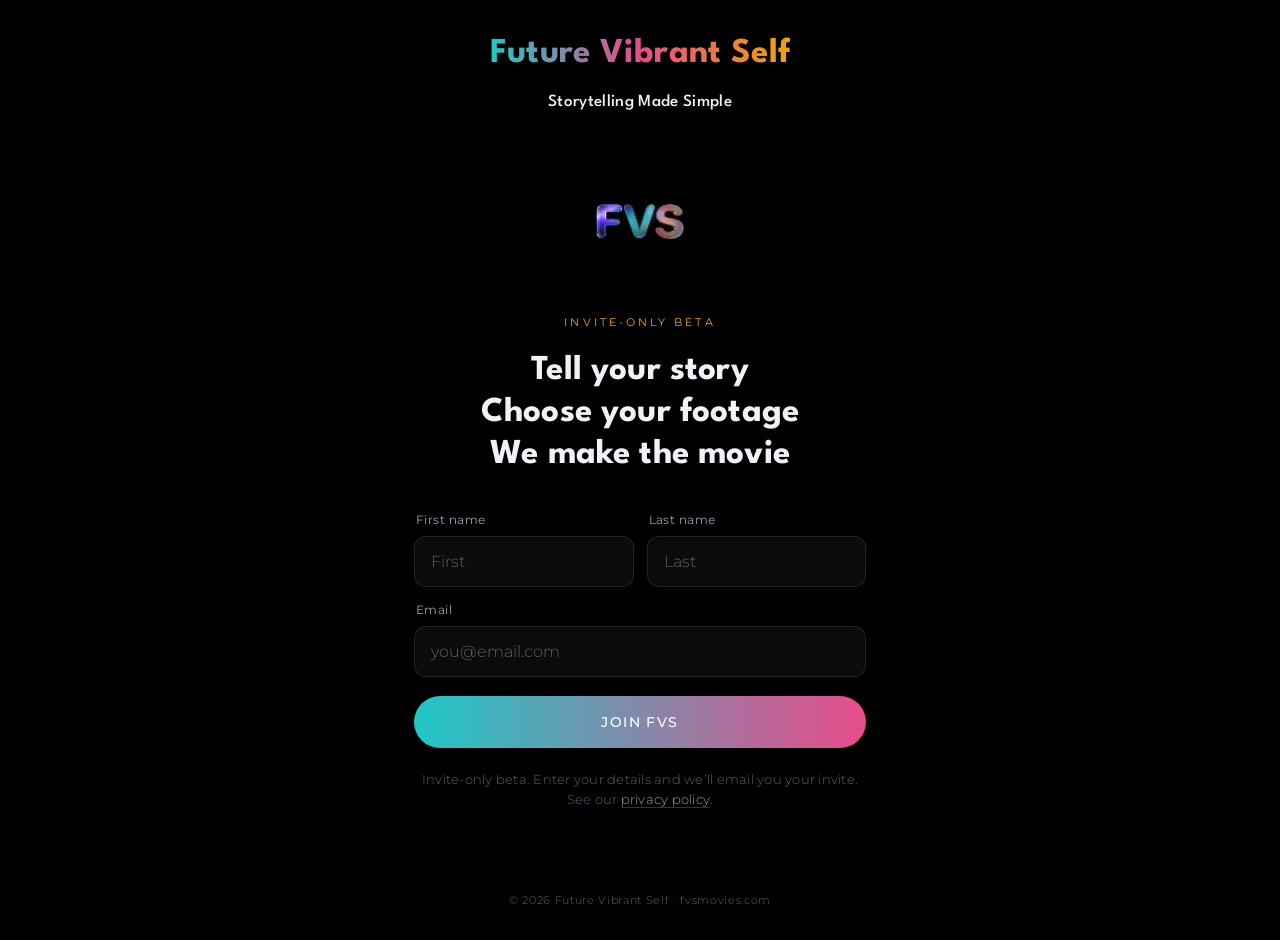
<file: beta/index.html>
<!DOCTYPE html>
<html lang="en">
<head>
<meta charset="UTF-8">
<meta name="viewport" content="width=device-width, initial-scale=1.0">
<title>Join the FVS Beta</title>
<meta name="description" content="Join the Future Vibrant Self beta — a short documentary film of a chapter of your life, from your own words.">
<meta name="robots" content="noindex">
<meta property="og:title" content="Join the FVS Beta — Tell your story, we make the movie.">
<meta property="og:description" content="A short documentary film of a chapter of your life, from your own words. Invite-only beta.">
<meta property="og:image" content="https://fvsmovies.com/assets/v3/studio-hero.jpg">
<meta property="og:url" content="https://fvsmovies.com/beta">
<meta property="og:type" content="website">
<link rel="canonical" href="https://fvsmovies.com/beta">
<link rel="icon" type="image/png" href="/assets/v3/fvs-logo-960.png">
<link rel="preconnect" href="https://fonts.googleapis.com">
<link rel="preconnect" href="https://fonts.gstatic.com" crossorigin>
<link href="https://fonts.googleapis.com/css2?family=Instrument+Serif:ital@0;1&family=Newsreader:ital,opsz,wght@0,6..72,400;0,6..72,500;1,6..72,400&family=Montserrat:wght@200;300;400;500&family=League+Spartan:wght@500;600;700&display=swap" rel="stylesheet">
<style>
  :root {
    --void: #0D0B08;
    --deep: #050403;
    --text: #eff2f7;
    --dim: #99a2b2;
    --faint: #59616f;
    --teal: #1EC8C8;
    --pink: #E84B8A;
    --gold: #F0A500;
    --hairline: rgba(255,255,255,0.10);
    --hairline-soft: rgba(255,255,255,0.06);
    --surface: rgba(255,255,255,0.045);
    --serif: "Newsreader", "Instrument Serif", Georgia, serif;
    --display: "Instrument Serif", Georgia, serif;
    --sans: "Montserrat", -apple-system, sans-serif;
    --grad: linear-gradient(90deg, var(--teal), var(--pink), var(--gold));
  }
  * { margin: 0; padding: 0; box-sizing: border-box; }
  html { -webkit-text-size-adjust: 100%; }
  body {
    background: #000;
    color: var(--text);
    font-family: var(--serif);
    line-height: 1.6;
    -webkit-font-smoothing: antialiased;
    text-rendering: optimizeLegibility;
    min-height: 100vh;
    display: flex; flex-direction: column;
  }
  a { color: var(--teal); text-decoration: none; }

  .topbar {
    display: flex; flex-direction: column; align-items: center; gap: 7px;
    padding: 26px 22px 8px;
  }
  .wordmark {
    font-family: "League Spartan", var(--sans); font-weight: 700;
    font-size: clamp(24px, 6vw, 35px); letter-spacing: 0.01em;
    background: var(--grad); background-size: 100% 100%;
    -webkit-background-clip: text; background-clip: text;
    -webkit-text-fill-color: transparent; color: transparent;
  }

  main {
    flex: 1;
    width: 100%; max-width: 520px;
    margin: 0 auto;
    padding: clamp(10px, 3vw, 20px) clamp(22px, 6vw, 34px) 56px;
    display: flex; flex-direction: column;
  }

  .tagline {
    font-family: "League Spartan", var(--sans); font-weight: 500;
    font-size: clamp(12px, 3vw, 17px); letter-spacing: 0.02em;
    color: var(--text); text-align: center; margin: 0;
  }
  .beta-logo {
    display: block; width: min(260px, 66%); height: auto;
    margin: 4px auto 20px;
  }
  .eyebrow {
    font-family: var(--sans); font-weight: 400; font-size: 11px;
    letter-spacing: 0.28em; text-transform: uppercase;
    color: var(--gold); margin-bottom: 18px; text-align: center;
  }
  h1 {
    font-family: "League Spartan", var(--sans); font-weight: 700;
    font-size: clamp(24px, 6vw, 35px);
    line-height: 1.2; letter-spacing: 0.005em;
    text-align: center; margin-bottom: 34px;
  }
  .sub {
    color: var(--dim); font-size: clamp(16px, 4.4vw, 18px);
    text-align: center; max-width: 40ch; margin: 0 auto 38px;
  }

  form { display: flex; flex-direction: column; gap: 13px; }
  .name-row { display: flex; gap: 13px; }
  .field { display: flex; flex-direction: column; gap: 7px; flex: 1; }
  label {
    font-family: var(--sans); font-weight: 400; font-size: 12px;
    letter-spacing: 0.04em; color: var(--dim); padding-left: 2px;
  }
  input {
    font-family: var(--sans); font-weight: 300; font-size: 16px; color: var(--text);
    background: var(--surface); border: 1px solid var(--hairline); border-radius: 12px;
    padding: 15px 16px; outline: none; width: 100%;
    transition: border-color 0.25s ease;
  }
  input::placeholder { color: var(--faint); }
  input:focus { border-color: rgba(30,200,200,0.55); }
  input:user-invalid { border-color: rgba(232,75,138,0.55); }

  /* honeypot — off-screen; real users never see/fill it, bots auto-fill it → server drops those */
  .hp { position: absolute !important; left: -9999px; top: auto; width: 1px; height: 1px; overflow: hidden; }

  button.cta {
    margin-top: 6px; border: 0; cursor: pointer; width: 100%;
    font-family: var(--sans); font-weight: 500; font-size: 14px;
    letter-spacing: 0.1em; text-transform: uppercase; color: #fff;
    background: var(--grad); background-size: 200% 100%;
    border-radius: 999px; padding: 17px 28px;
    transition: background-position 0.6s ease, box-shadow 0.4s ease, opacity 0.2s ease;
  }
  button.cta:hover { background-position: 100% 0; box-shadow: 0 0 34px rgba(30,200,200,0.28); }
  button.cta:disabled { opacity: 0.6; cursor: default; }

  .error {
    display: none; font-family: var(--sans); font-weight: 300; font-size: 14px;
    color: var(--pink); text-align: center; margin-top: 4px;
  }
  .error.show { display: block; }

  .smallprint {
    font-family: var(--sans); font-weight: 300; font-size: 12.5px; letter-spacing: 0.02em;
    color: var(--faint); text-align: center; margin-top: 22px; line-height: 1.6;
  }
  .smallprint a { color: var(--dim); border-bottom: 1px solid rgba(255,255,255,0.2); }
  .smallprint a:hover { color: var(--text); }

  /* success screen */
  .success { display: none; text-align: center; padding: 8px 0; }
  .success.show { display: block; }
  .success .check {
    width: 58px; height: 58px; margin: 0 auto 22px; border-radius: 50%;
    background: var(--grad); display: flex; align-items: center; justify-content: center;
  }
  .success .check svg { width: 26px; height: 26px; }
  .success h2 {
    font-family: var(--display); font-weight: 400; font-size: clamp(28px, 7vw, 36px);
    line-height: 1.1; margin-bottom: 12px;
  }
  .success p { color: var(--dim); font-size: 17px; max-width: 32ch; margin: 0 auto; }

  footer {
    text-align: center; padding: 26px 22px 30px;
    font-family: var(--sans); font-weight: 300; font-size: 11px; letter-spacing: 0.06em;
    color: var(--faint);
  }
  footer a { color: var(--faint); border-bottom: 1px solid transparent; }
  footer a:hover { color: var(--dim); }

  @media (max-width: 380px) {
    .name-row { flex-direction: column; gap: 13px; }
  }
</style>
</head>
<body>

<div class="topbar">
  <a class="wordmark" href="/">Future Vibrant Self</a>
  <div class="tagline">Storytelling Made Simple</div>
</div>

<main>
  <div id="form-view">
    <img class="beta-logo" src="/assets/v3/fvs-logo-indent.gif" alt="Future Vibrant Self" width="960" height="540">
    <div class="eyebrow">Invite-only beta</div>
    <h1>Tell your story<br>Choose your footage<br>We make the movie</h1>

    <form id="beta-form" action="https://tffhhfbuwahtavaghugj.supabase.co/functions/v1/waitlist-join" method="POST" novalidate>
      <div class="name-row">
        <div class="field">
          <label for="first">First name</label>
          <input id="first" name="first" type="text" autocomplete="given-name" placeholder="First" required>
        </div>
        <div class="field">
          <label for="last">Last name</label>
          <input id="last" name="last" type="text" autocomplete="family-name" placeholder="Last" required>
        </div>
      </div>
      <div class="field">
        <label for="email">Email</label>
        <input id="email" name="email" type="email" autocomplete="email" placeholder="you@email.com" required>
      </div>

      <!-- honeypot — off-screen; a filled value means a bot; the function silently drops it -->
      <div class="hp" aria-hidden="true"><label>Leave this field empty<input type="text" name="website" tabindex="-1" autocomplete="off"></label></div>
      <input type="hidden" name="source" value="beta-qr">

      <button class="cta" type="submit">Join FVS</button>
      <p class="error" id="error" role="alert"></p>
    </form>

    <p class="smallprint">Invite-only beta. Enter your details and we&rsquo;ll email you your invite.<br>
    See our <a href="https://fvsmovies.com/privacy/">privacy policy</a>.</p>
  </div>

  <div class="success" id="success-view">
    <div class="check" aria-hidden="true">
      <svg viewBox="0 0 24 24" fill="none" stroke="#fff" stroke-width="2.5" stroke-linecap="round" stroke-linejoin="round"><path d="M20 6L9 17l-5-5"/></svg>
    </div>
    <h2>You&rsquo;re on the list.</h2>
    <p>Check your email for TestFlight link.</p>
  </div>
</main>

<footer>
  © 2026 Future Vibrant Self · <a href="/">fvsmovies.com</a>
</footer>

<script>
  const form = document.getElementById('beta-form');
  const errEl = document.getElementById('error');

  function showError(msg) {
    errEl.textContent = msg;
    errEl.classList.add('show');
  }
  function clearError() {
    errEl.textContent = '';
    errEl.classList.remove('show');
  }

  form.addEventListener('submit', async (e) => {
    e.preventDefault();
    clearError();

    const first = document.getElementById('first').value.trim();
    const last  = document.getElementById('last').value.trim();
    const email = document.getElementById('email').value.trim();
    const honeypot = form.querySelector('input[name="website"]').value;

    if (!first || !last) { showError('Please enter your first and last name.'); return; }
    if (!email) { showError('Please enter your email.'); return; }

    const btn = form.querySelector('button');
    btn.disabled = true;
    const original = btn.textContent;
    btn.textContent = 'Sending…';

    // Build exactly the fields the function expects; combine first + last into `name`.
    const fd = new FormData();
    fd.append('name', (first + ' ' + last).trim());
    fd.append('email', email);
    fd.append('source', 'beta-qr');
    fd.append('website', honeypot); // honeypot passthrough

    try {
      const res = await fetch(form.action, {
        method: 'POST',
        body: fd,
        headers: { 'Accept': 'application/json' },
      });

      if (res.ok) {
        // 200 — success (duplicate is treated the same)
        document.getElementById('form-view').style.display = 'none';
        document.getElementById('success-view').classList.add('show');
        return;
      }
      if (res.status === 400) {
        showError('Please enter a valid email.');
      } else if (res.status === 429) {
        showError('One moment — please try again shortly.');
      } else {
        showError('Something went wrong — try again.');
      }
    } catch (_) {
      showError('Something went wrong — try again.');
    }
    btn.disabled = false;
    btn.textContent = original;
  });
</script>
</body>
</html>
</file>
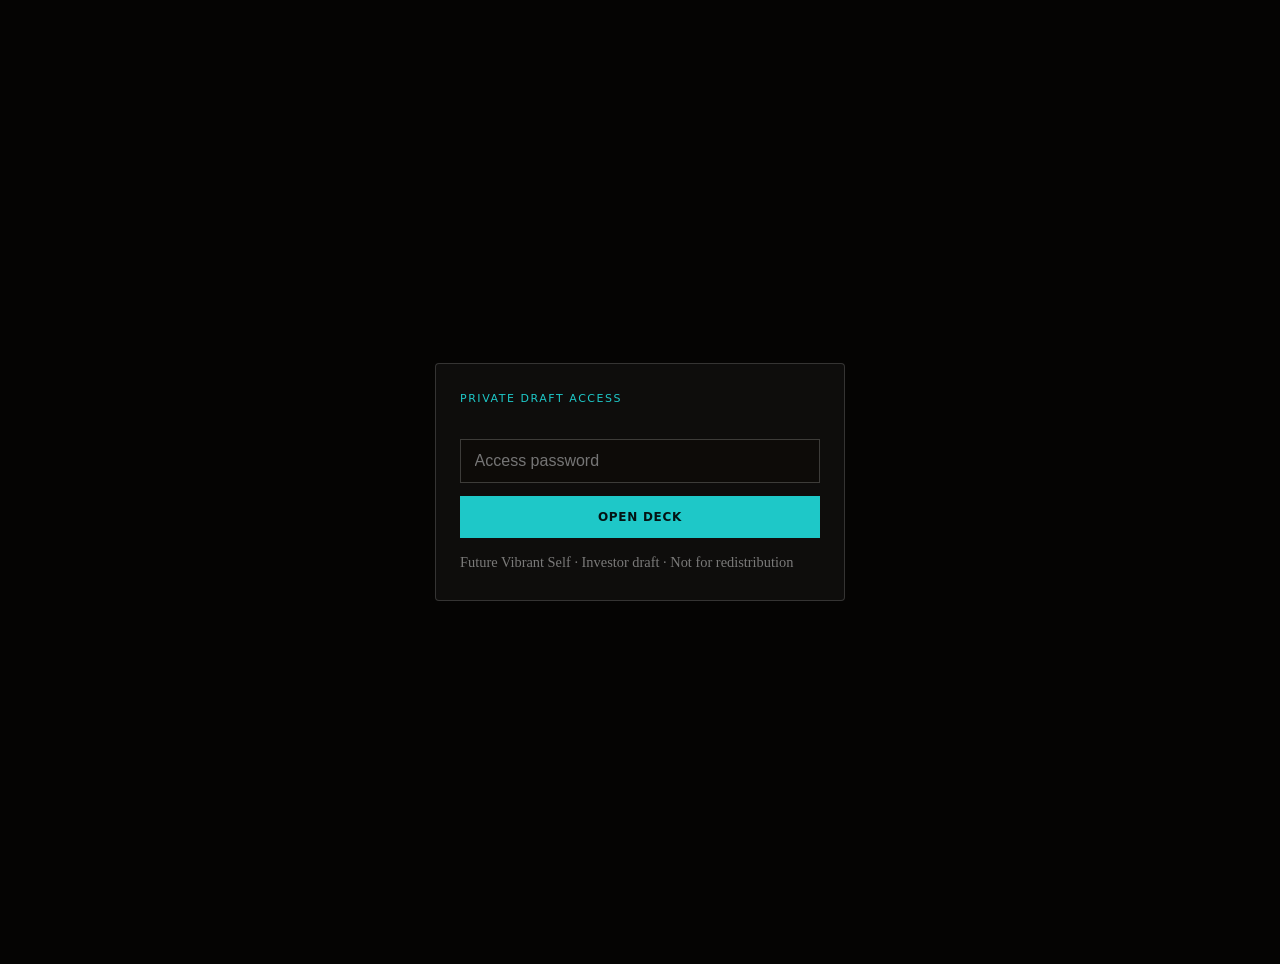
<file: fvspitchdeck/index.html>
<!DOCTYPE html>
<html lang="en">
<head>
<meta charset="utf-8" />
<meta name="viewport" content="width=device-width, initial-scale=1" />
<meta name="robots" content="noindex, nofollow" />
<meta http-equiv="Cache-Control" content="no-cache, no-store, must-revalidate" />
<title>FVS — Private pitch deck</title>
<style>
  html, body { margin: 0; min-height: 100%; background: #050403; color: rgba(255,255,255,0.88);
    font-family: Georgia, "Times New Roman", serif; }
  .gate { min-height: 100vh; display: flex; align-items: center; justify-content: center; padding: 2rem; }
  .card { width: min(360px, 92vw); border: 1px solid rgba(255,255,255,0.16); background: rgba(255,255,255,0.04);
    padding: 1.75rem 1.5rem; border-radius: 4px; }
  label { display: block; font-family: system-ui, sans-serif; font-size: 11px; letter-spacing: 0.14em;
    text-transform: uppercase; color: #1EC8C8; margin-bottom: 0.65rem; }
  input { width: 100%; box-sizing: border-box; background: #0D0B08; border: 1px solid rgba(255,255,255,0.2);
    color: #fff; padding: 0.75rem 0.85rem; font-size: 1rem; margin-bottom: 0.85rem; }
  button { width: 100%; border: 0; background: #1EC8C8; color: #041414; font-family: system-ui, sans-serif;
    font-weight: 700; letter-spacing: 0.06em; text-transform: uppercase; font-size: 12px; padding: 0.85rem; cursor: pointer; }
  .err { color: #E84B8A; font-family: system-ui, sans-serif; font-size: 13px; min-height: 1.2em; margin: 0 0 0.5rem; }
  .note { margin: 0.9rem 0 0; font-size: 0.9rem; color: rgba(255,255,255,0.45); line-height: 1.4; }
</style>
</head>
<body>
  <div class="gate">
    <div class="card">
      <label for="pw">Private draft access</label>
      <p class="err" id="err"></p>
      <input id="pw" type="password" autocomplete="current-password" placeholder="Access password" />
      <button type="button" id="go">Open deck</button>
      <p class="note">Future Vibrant Self · Investor draft · Not for redistribution</p>
    </div>
  </div>
  <script>
    const KEY = "fvs_pitch_ok";
    const PASS = "fvs-pitchdeck-080826";
    const DECK = "./deck.html";
    function enter() { sessionStorage.setItem(KEY, "1"); location.replace(DECK); }
    if (sessionStorage.getItem(KEY) === "1") enter();
    document.getElementById("go").onclick = () => {
      if (document.getElementById("pw").value === PASS) enter();
      else document.getElementById("err").textContent = "Incorrect password";
    };
    document.getElementById("pw").addEventListener("keydown", (e) => {
      if (e.key === "Enter") document.getElementById("go").click();
    });
  </script>
</body>
</html>
</file>
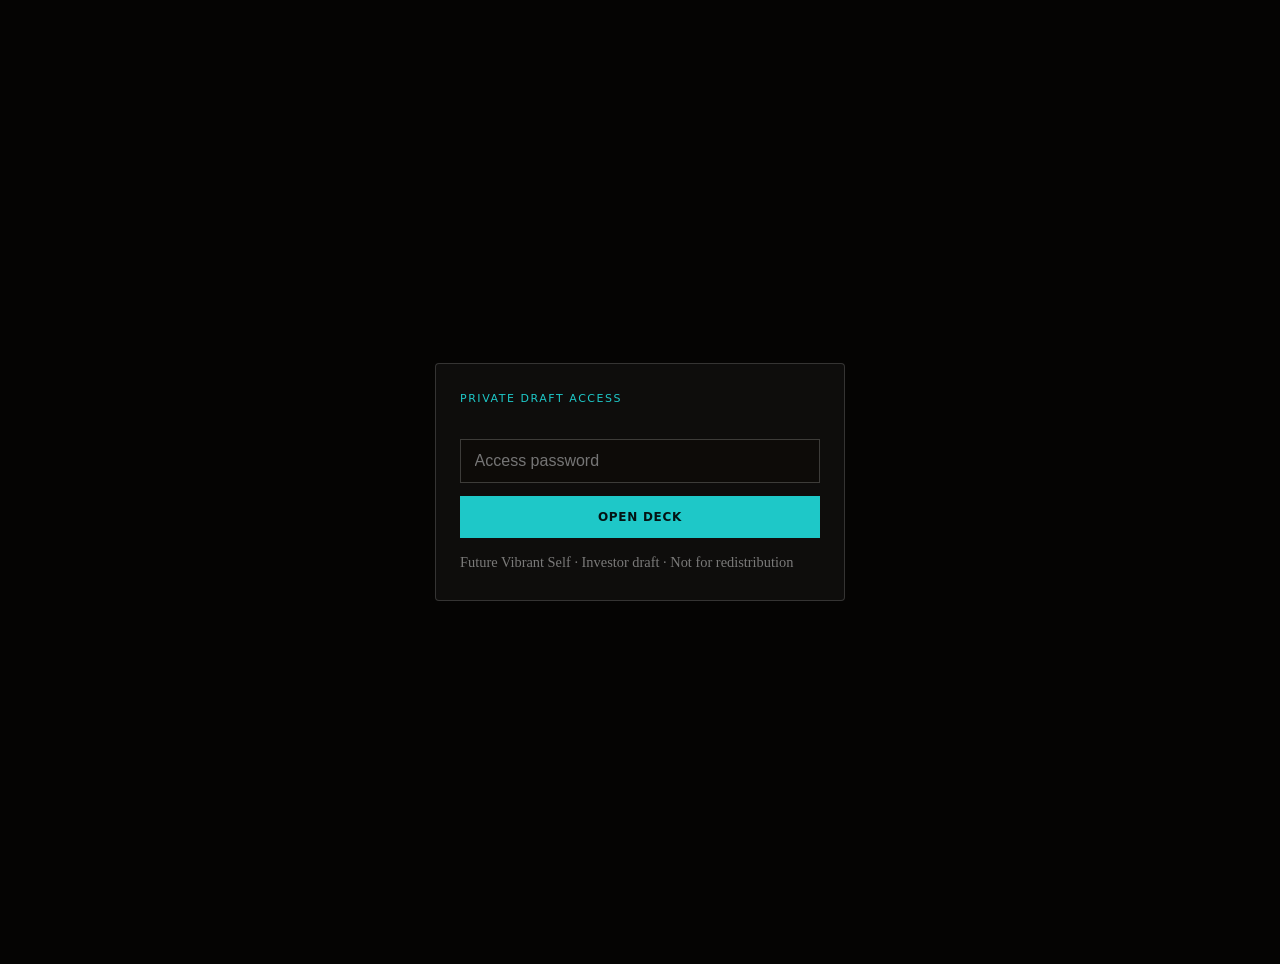
<file: pitch/index.html>
<!DOCTYPE html>
<html lang="en">
<head>
<meta charset="utf-8" />
<meta name="robots" content="noindex, nofollow" />
<meta http-equiv="refresh" content="0; url=/fvspitchdeck/" />
<title>Redirecting…</title>
<script>location.replace("/fvspitchdeck/");</script>
</head>
<body>
<p><a href="/fvspitchdeck/">Continue to the FVS pitch deck</a></p>
</body>
</html>
</file>
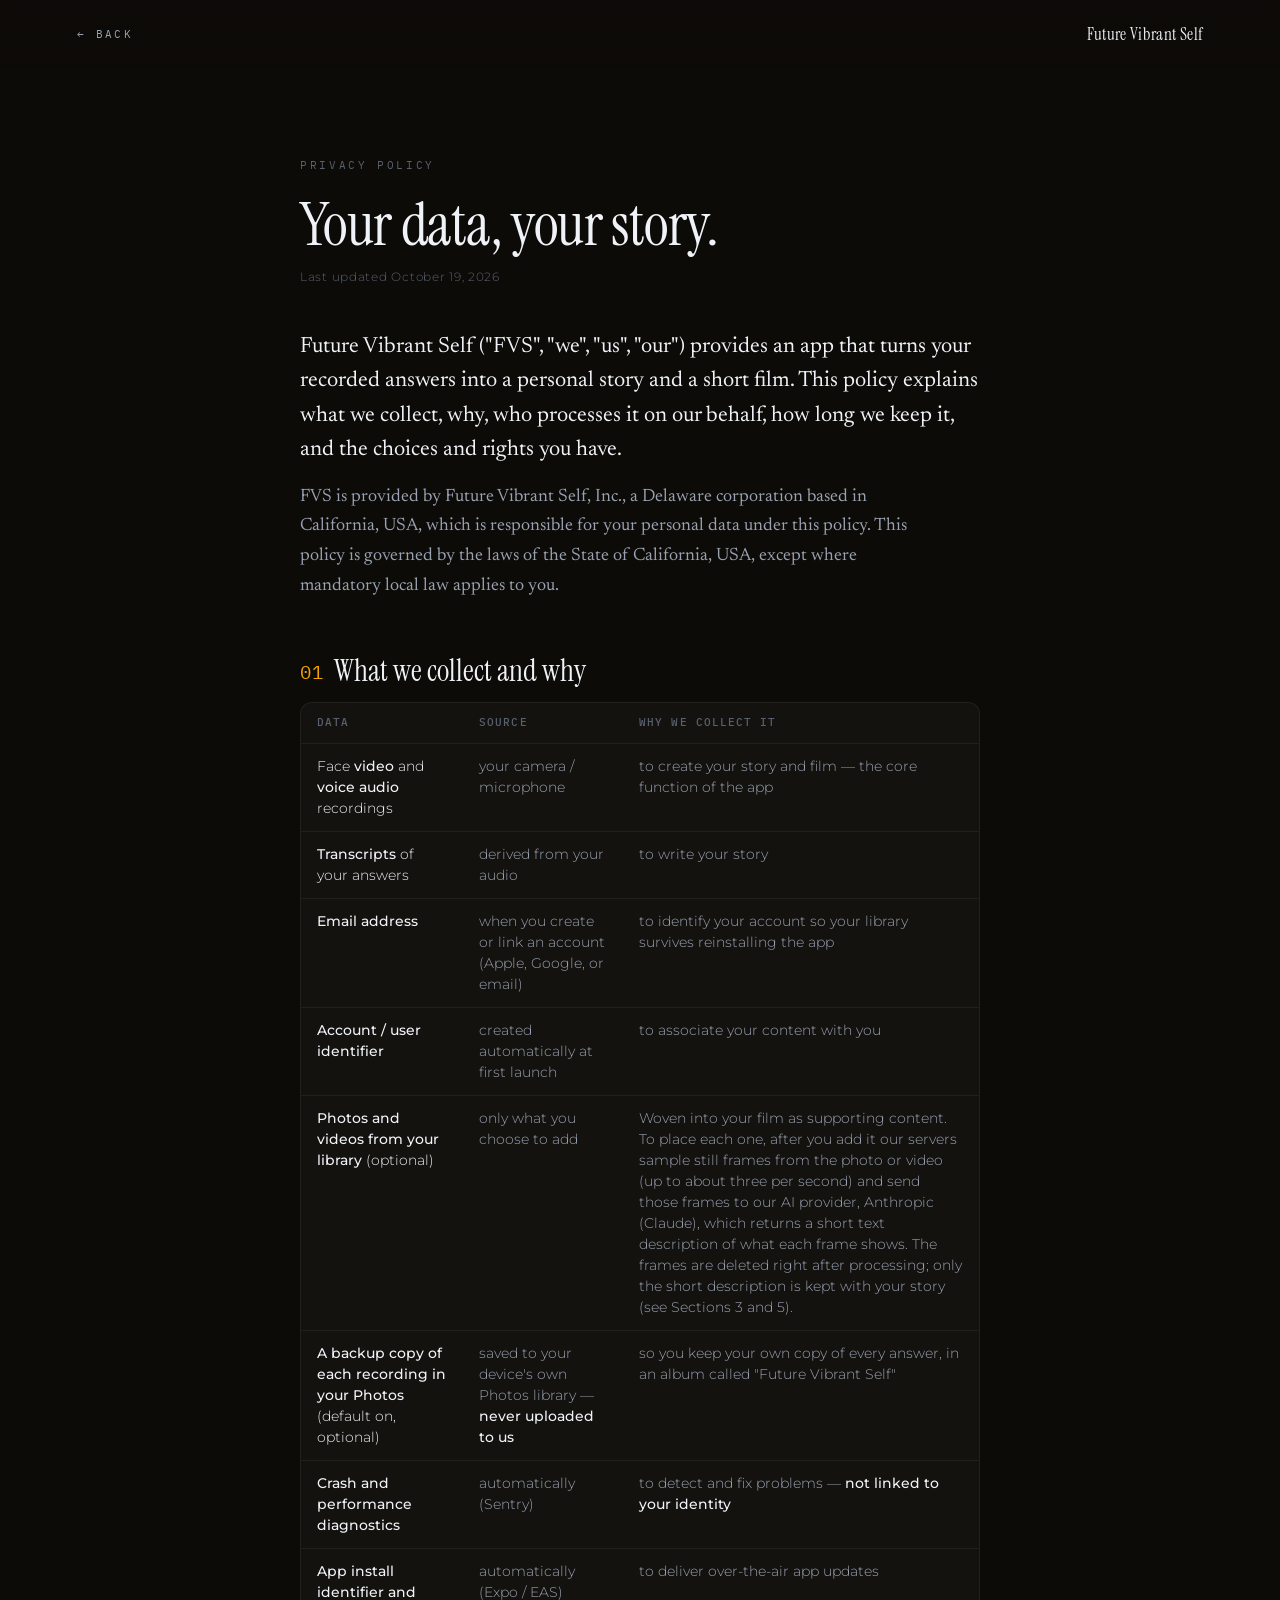
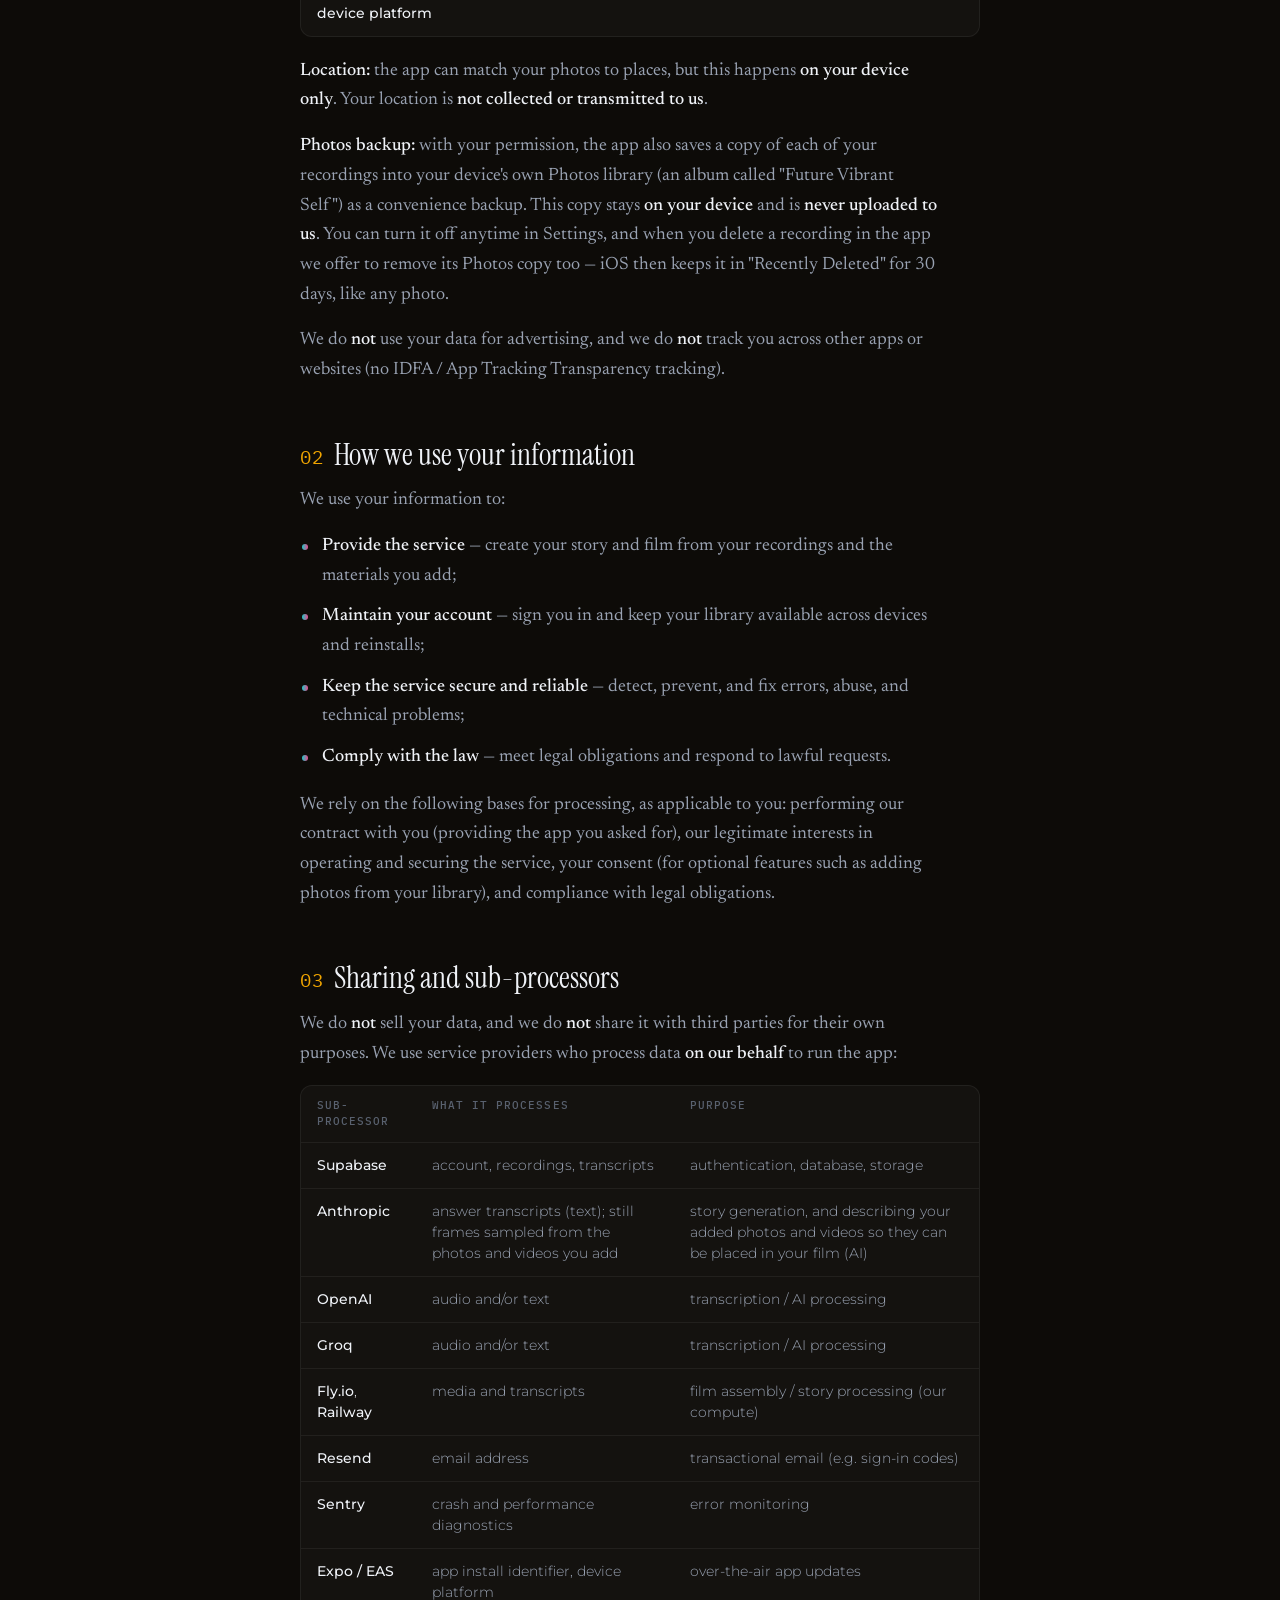
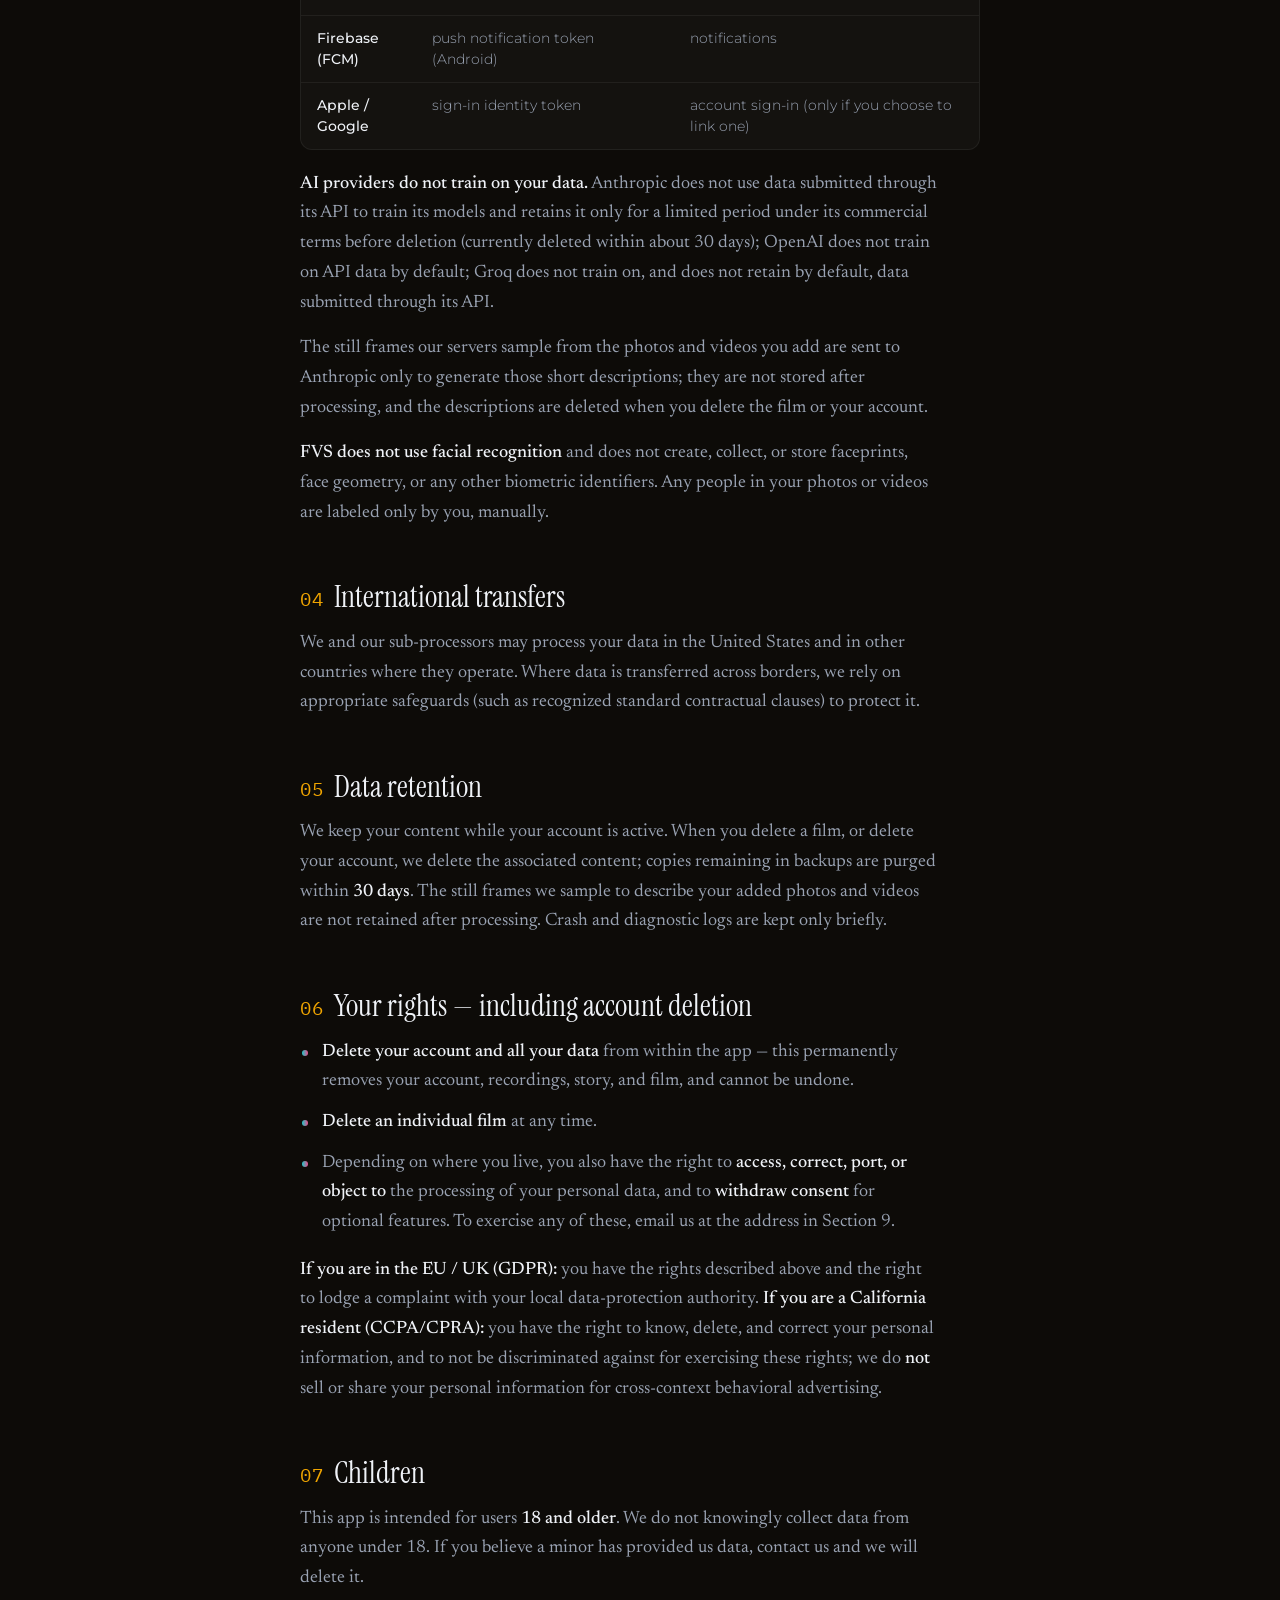
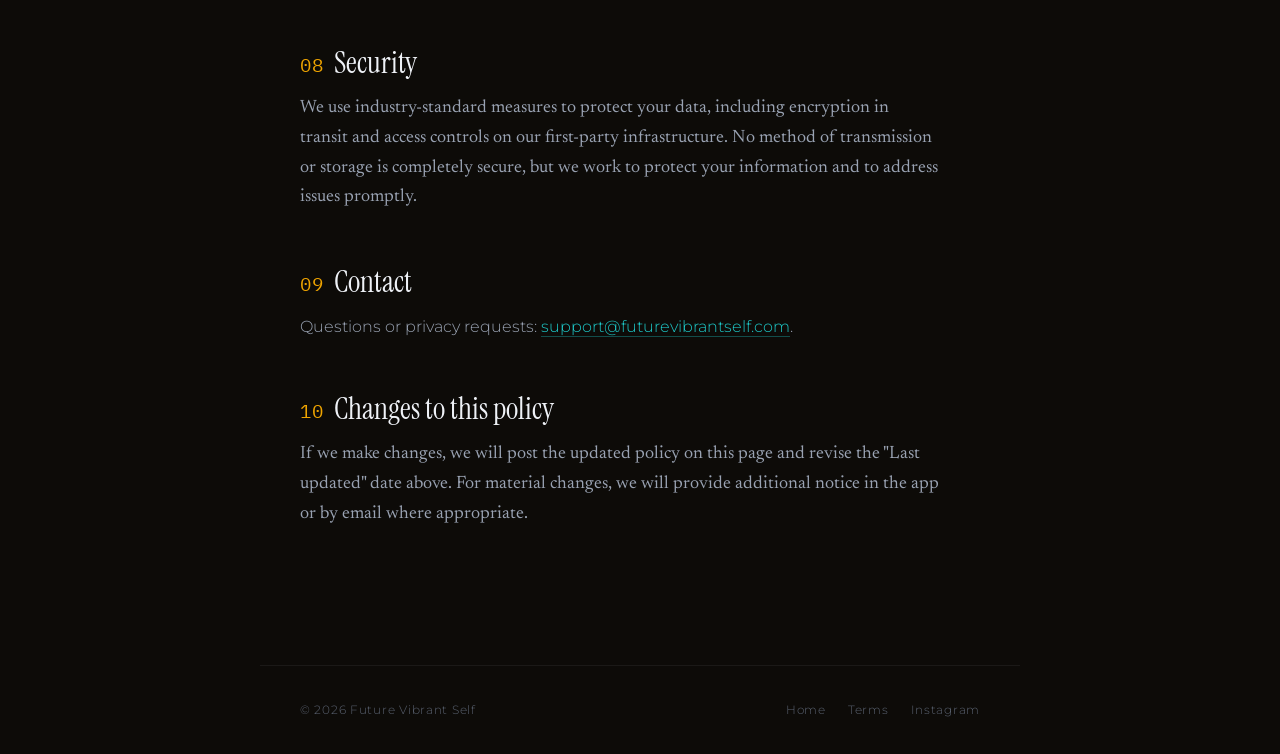
<file: privacy/index.html>
<!DOCTYPE html>
<html lang="en">
<head>
<meta charset="utf-8">
<meta name="viewport" content="width=device-width, initial-scale=1">
<title>Future Vibrant Self — Privacy Policy</title>
<meta name="description" content="How Future Vibrant Self collects, uses, and protects your data.">
<meta name="robots" content="index, follow">
<link rel="preconnect" href="https://fonts.googleapis.com">
<link rel="preconnect" href="https://fonts.gstatic.com" crossorigin>
<link href="https://fonts.googleapis.com/css2?family=Instrument+Serif:ital@0;1&family=Newsreader:ital,opsz,wght@0,6..72,400;0,6..72,500;1,6..72,400&family=Montserrat:wght@200;300;400;500&family=IBM+Plex+Mono:wght@400;500&display=swap" rel="stylesheet">
<style>
  :root{
    --void:#0D0B08; --deep:#050403; --text:#eff2f7; --dim:#99a2b2; --faint:#59616f;
    --teal:#1EC8C8; --pink:#E84B8A; --gold:#F0A500;
    --hairline:rgba(255,255,255,0.10); --hairline-soft:rgba(255,255,255,0.06); --surface:rgba(255,255,255,0.03);
    --serif:"Newsreader","Instrument Serif",Georgia,serif; --display:"Instrument Serif",Georgia,serif;
    --sans:"Montserrat",-apple-system,sans-serif; --mono:"IBM Plex Mono",ui-monospace,monospace;
  }
  *{margin:0;padding:0;box-sizing:border-box}
  html{scroll-behavior:smooth;overflow-x:clip}
  body{background:var(--void);color:var(--text);font-family:var(--serif);font-size:18px;line-height:1.65;-webkit-font-smoothing:antialiased;text-rendering:optimizeLegibility}
  a{color:var(--teal);text-decoration:none;border-bottom:1px solid rgba(30,200,200,0.35);transition:color .2s,border-color .2s}
  a:hover{color:var(--text);border-color:var(--text)}

  .topbar{position:sticky;top:0;z-index:10;display:flex;align-items:center;justify-content:space-between;
    padding:20px clamp(22px,6vw,80px);background:linear-gradient(180deg,rgba(13,11,8,0.92),rgba(13,11,8,0));backdrop-filter:blur(6px)}
  .topbar .home{font-family:var(--mono);font-size:11px;letter-spacing:.22em;text-transform:uppercase;color:var(--dim);border:0}
  .topbar .home:hover{color:var(--text)}
  .topbar .wordmark{font-family:var(--display);font-size:17px;letter-spacing:.02em;color:var(--text);border:0}

  .wrap{max-width:760px;margin:0 auto;padding:clamp(38px,8vw,88px) clamp(22px,6vw,40px) 120px}
  .eyebrow{font-family:var(--mono);font-size:11px;letter-spacing:.24em;text-transform:uppercase;color:var(--faint);margin-bottom:20px}
  h1{font-family:var(--display);font-weight:400;font-size:clamp(38px,7vw,60px);line-height:1.04;letter-spacing:-.01em;margin-bottom:10px}
  .updated{font-family:var(--sans);font-weight:300;font-size:12px;letter-spacing:.06em;color:var(--faint);margin-bottom:44px}

  h2{font-family:var(--display);font-weight:400;font-size:clamp(23px,3.4vw,30px);line-height:1.15;margin:52px 0 14px;color:var(--text)}
  h2 .n{color:var(--gold);font-family:var(--mono);font-size:.62em;letter-spacing:.06em;margin-right:.5em;vertical-align:.06em}
  p{color:var(--dim);margin-bottom:16px;max-width:64ch}
  p strong,li strong,td strong{color:var(--text);font-weight:500}
  em{font-style:italic;color:var(--text)}
  strong{color:var(--text);font-weight:500}

  .lede{font-family:var(--serif);font-size:clamp(19px,2.4vw,22px);line-height:1.55;color:var(--text);margin-bottom:16px;max-width:62ch}

  ul{list-style:none;margin:2px 0 18px;padding:0;max-width:64ch}
  li{color:var(--dim);position:relative;padding-left:22px;margin-bottom:11px}
  li::before{content:"";position:absolute;left:2px;top:12px;width:6px;height:6px;border-radius:50%;background:linear-gradient(90deg,var(--teal),var(--pink))}

  .table-wrap{overflow-x:auto;margin:6px 0 20px;border:1px solid var(--hairline-soft);border-radius:12px;background:var(--surface)}
  table{width:100%;border-collapse:collapse;min-width:520px;font-family:var(--sans);font-weight:300}
  th,td{text-align:left;padding:12px 16px;font-size:14px;line-height:1.5;vertical-align:top;border-bottom:1px solid var(--hairline-soft)}
  th{font-family:var(--mono);font-size:10.5px;letter-spacing:.1em;text-transform:uppercase;color:var(--faint);font-weight:500}
  td{color:var(--dim)}
  tr:last-child td{border-bottom:0}
  td:first-child{color:var(--text)}

  hr{border:0;height:1px;background:var(--hairline-soft);margin:52px 0}
  .contact{font-family:var(--sans);font-weight:300;font-size:16px;color:var(--dim)}

  footer{border-top:1px solid var(--hairline-soft);padding:34px clamp(22px,6vw,40px);max-width:760px;margin:0 auto;
    display:flex;flex-wrap:wrap;gap:16px;align-items:center;justify-content:space-between;
    font-family:var(--sans);font-weight:300;font-size:12px;letter-spacing:.06em;color:var(--faint)}
  footer .links{display:flex;gap:22px}
  footer a{color:var(--faint);border:0}
  footer a:hover{color:var(--text)}
</style>
</head>
<body>

<div class="topbar">
  <a class="home" href="/">&larr; Back</a>
  <a class="wordmark" href="/">Future Vibrant Self</a>
</div>

<main class="wrap">
  <div class="eyebrow">Privacy Policy</div>
  <h1>Your data, your story.</h1>
  <div class="updated">Last updated October 19, 2026</div>

  <p class="lede">Future Vibrant Self ("FVS", "we", "us", "our") provides an app that turns your recorded answers into a personal story and a short film. This policy explains what we collect, why, who processes it on our behalf, how long we keep it, and the choices and rights you have.</p>

  <p>FVS is provided by Future Vibrant Self, Inc., a Delaware corporation based in California, USA, which is responsible for your personal data under this policy. This policy is governed by the laws of the State of California, USA, except where mandatory local law applies to you.</p>

  <h2><span class="n">01</span>What we collect and why</h2>
  <div class="table-wrap">
    <table>
      <thead><tr><th>Data</th><th>Source</th><th>Why we collect it</th></tr></thead>
      <tbody>
        <tr><td>Face <strong>video</strong> and <strong>voice audio</strong> recordings</td><td>your camera / microphone</td><td>to create your story and film — the core function of the app</td></tr>
        <tr><td><strong>Transcripts</strong> of your answers</td><td>derived from your audio</td><td>to write your story</td></tr>
        <tr><td><strong>Email address</strong></td><td>when you create or link an account (Apple, Google, or email)</td><td>to identify your account so your library survives reinstalling the app</td></tr>
        <tr><td><strong>Account / user identifier</strong></td><td>created automatically at first launch</td><td>to associate your content with you</td></tr>
        <tr><td><strong>Photos and videos from your library</strong> (optional)</td><td>only what you choose to add</td><td>Woven into your film as supporting content. To place each one, after you add it our servers sample still frames from the photo or video (up to about three per second) and send those frames to our AI provider, Anthropic (Claude), which returns a short text description of what each frame shows. The frames are deleted right after processing; only the short description is kept with your story (see Sections 3 and 5).</td></tr>
        <tr><td><strong>A backup copy of each recording in your Photos</strong> (default on, optional)</td><td>saved to your device's own Photos library — <strong>never uploaded to us</strong></td><td>so you keep your own copy of every answer, in an album called "Future Vibrant Self"</td></tr>
        <tr><td><strong>Crash and performance diagnostics</strong></td><td>automatically (Sentry)</td><td>to detect and fix problems — <strong>not linked to your identity</strong></td></tr>
        <tr><td><strong>App install identifier and device platform</strong></td><td>automatically (Expo / EAS)</td><td>to deliver over-the-air app updates</td></tr>
      </tbody>
    </table>
  </div>
  <p><strong>Location:</strong> the app can match your photos to places, but this happens <strong>on your device only</strong>. Your location is <strong>not collected or transmitted to us</strong>.</p>
  <p><strong>Photos backup:</strong> with your permission, the app also saves a copy of each of your recordings into your device's own Photos library (an album called "Future Vibrant Self") as a convenience backup. This copy stays <strong>on your device</strong> and is <strong>never uploaded to us</strong>. You can turn it off anytime in Settings, and when you delete a recording in the app we offer to remove its Photos copy too — iOS then keeps it in "Recently Deleted" for 30 days, like any photo.</p>
  <p>We do <strong>not</strong> use your data for advertising, and we do <strong>not</strong> track you across other apps or websites (no IDFA / App Tracking Transparency tracking).</p>

  <h2><span class="n">02</span>How we use your information</h2>
  <p>We use your information to:</p>
  <ul>
    <li><strong>Provide the service</strong> — create your story and film from your recordings and the materials you add;</li>
    <li><strong>Maintain your account</strong> — sign you in and keep your library available across devices and reinstalls;</li>
    <li><strong>Keep the service secure and reliable</strong> — detect, prevent, and fix errors, abuse, and technical problems;</li>
    <li><strong>Comply with the law</strong> — meet legal obligations and respond to lawful requests.</li>
  </ul>
  <p>We rely on the following bases for processing, as applicable to you: performing our contract with you (providing the app you asked for), our legitimate interests in operating and securing the service, your consent (for optional features such as adding photos from your library), and compliance with legal obligations.</p>

  <h2><span class="n">03</span>Sharing and sub-processors</h2>
  <p>We do <strong>not</strong> sell your data, and we do <strong>not</strong> share it with third parties for their own purposes. We use service providers who process data <strong>on our behalf</strong> to run the app:</p>
  <div class="table-wrap">
    <table>
      <thead><tr><th>Sub-processor</th><th>What it processes</th><th>Purpose</th></tr></thead>
      <tbody>
        <tr><td><strong>Supabase</strong></td><td>account, recordings, transcripts</td><td>authentication, database, storage</td></tr>
        <tr><td><strong>Anthropic</strong></td><td>answer transcripts (text); still frames sampled from the photos and videos you add</td><td>story generation, and describing your added photos and videos so they can be placed in your film (AI)</td></tr>
        <tr><td><strong>OpenAI</strong></td><td>audio and/or text</td><td>transcription / AI processing</td></tr>
        <tr><td><strong>Groq</strong></td><td>audio and/or text</td><td>transcription / AI processing</td></tr>
        <tr><td><strong>Fly.io</strong>, <strong>Railway</strong></td><td>media and transcripts</td><td>film assembly / story processing (our compute)</td></tr>
        <tr><td><strong>Resend</strong></td><td>email address</td><td>transactional email (e.g. sign-in codes)</td></tr>
        <tr><td><strong>Sentry</strong></td><td>crash and performance diagnostics</td><td>error monitoring</td></tr>
        <tr><td><strong>Expo / EAS</strong></td><td>app install identifier, device platform</td><td>over-the-air app updates</td></tr>
        <tr><td><strong>Firebase (FCM)</strong></td><td>push notification token (Android)</td><td>notifications</td></tr>
        <tr><td><strong>Apple / Google</strong></td><td>sign-in identity token</td><td>account sign-in (only if you choose to link one)</td></tr>
      </tbody>
    </table>
  </div>
  <p><strong>AI providers do not train on your data.</strong> Anthropic does not use data submitted through its API to train its models and retains it only for a limited period under its commercial terms before deletion (currently deleted within about 30 days); OpenAI does not train on API data by default; Groq does not train on, and does not retain by default, data submitted through its API.</p>

  <p>The still frames our servers sample from the photos and videos you add are sent to Anthropic only to generate those short descriptions; they are not stored after processing, and the descriptions are deleted when you delete the film or your account.</p>

  <p><strong>FVS does not use facial recognition</strong> and does not create, collect, or store faceprints, face geometry, or any other biometric identifiers. Any people in your photos or videos are labeled only by you, manually.</p>

  <h2><span class="n">04</span>International transfers</h2>
  <p>We and our sub-processors may process your data in the United States and in other countries where they operate. Where data is transferred across borders, we rely on appropriate safeguards (such as recognized standard contractual clauses) to protect it.</p>

  <h2><span class="n">05</span>Data retention</h2>
  <p>We keep your content while your account is active. When you delete a film, or delete your account, we delete the associated content; copies remaining in backups are purged within <strong>30 days</strong>. The still frames we sample to describe your added photos and videos are not retained after processing. Crash and diagnostic logs are kept only briefly.</p>

  <h2><span class="n">06</span>Your rights — including account deletion</h2>
  <ul>
    <li><strong>Delete your account and all your data</strong> from within the app — this permanently removes your account, recordings, story, and film, and cannot be undone.</li>
    <li><strong>Delete an individual film</strong> at any time.</li>
    <li>Depending on where you live, you also have the right to <strong>access, correct, port, or object to</strong> the processing of your personal data, and to <strong>withdraw consent</strong> for optional features. To exercise any of these, email us at the address in Section 9.</li>
  </ul>
  <p><strong>If you are in the EU / UK (GDPR):</strong> you have the rights described above and the right to lodge a complaint with your local data-protection authority. <strong>If you are a California resident (CCPA/CPRA):</strong> you have the right to know, delete, and correct your personal information, and to not be discriminated against for exercising these rights; we do <strong>not</strong> sell or share your personal information for cross-context behavioral advertising.</p>

  <h2><span class="n">07</span>Children</h2>
  <p>This app is intended for users <strong>18 and older</strong>. We do not knowingly collect data from anyone under 18. If you believe a minor has provided us data, contact us and we will delete it.</p>

  <h2><span class="n">08</span>Security</h2>
  <p>We use industry-standard measures to protect your data, including encryption in transit and access controls on our first-party infrastructure. No method of transmission or storage is completely secure, but we work to protect your information and to address issues promptly.</p>

  <h2><span class="n">09</span>Contact</h2>
  <p class="contact">Questions or privacy requests: <!--email_off--><a href="mailto:support@futurevibrantself.com">support@futurevibrantself.com</a><!--/email_off-->.</p>

  <h2><span class="n">10</span>Changes to this policy</h2>
  <p>If we make changes, we will post the updated policy on this page and revise the "Last updated" date above. For material changes, we will provide additional notice in the app or by email where appropriate.</p>
</main>

<footer>
  <span>© 2026 Future Vibrant Self</span>
  <div class="links">
    <a href="/">Home</a>
    <a href="/terms.html">Terms</a>
    <a href="https://www.instagram.com/futurevibrantself/" target="_blank" rel="noopener">Instagram</a>
  </div>
</footer>

</body>
</html>
</file>
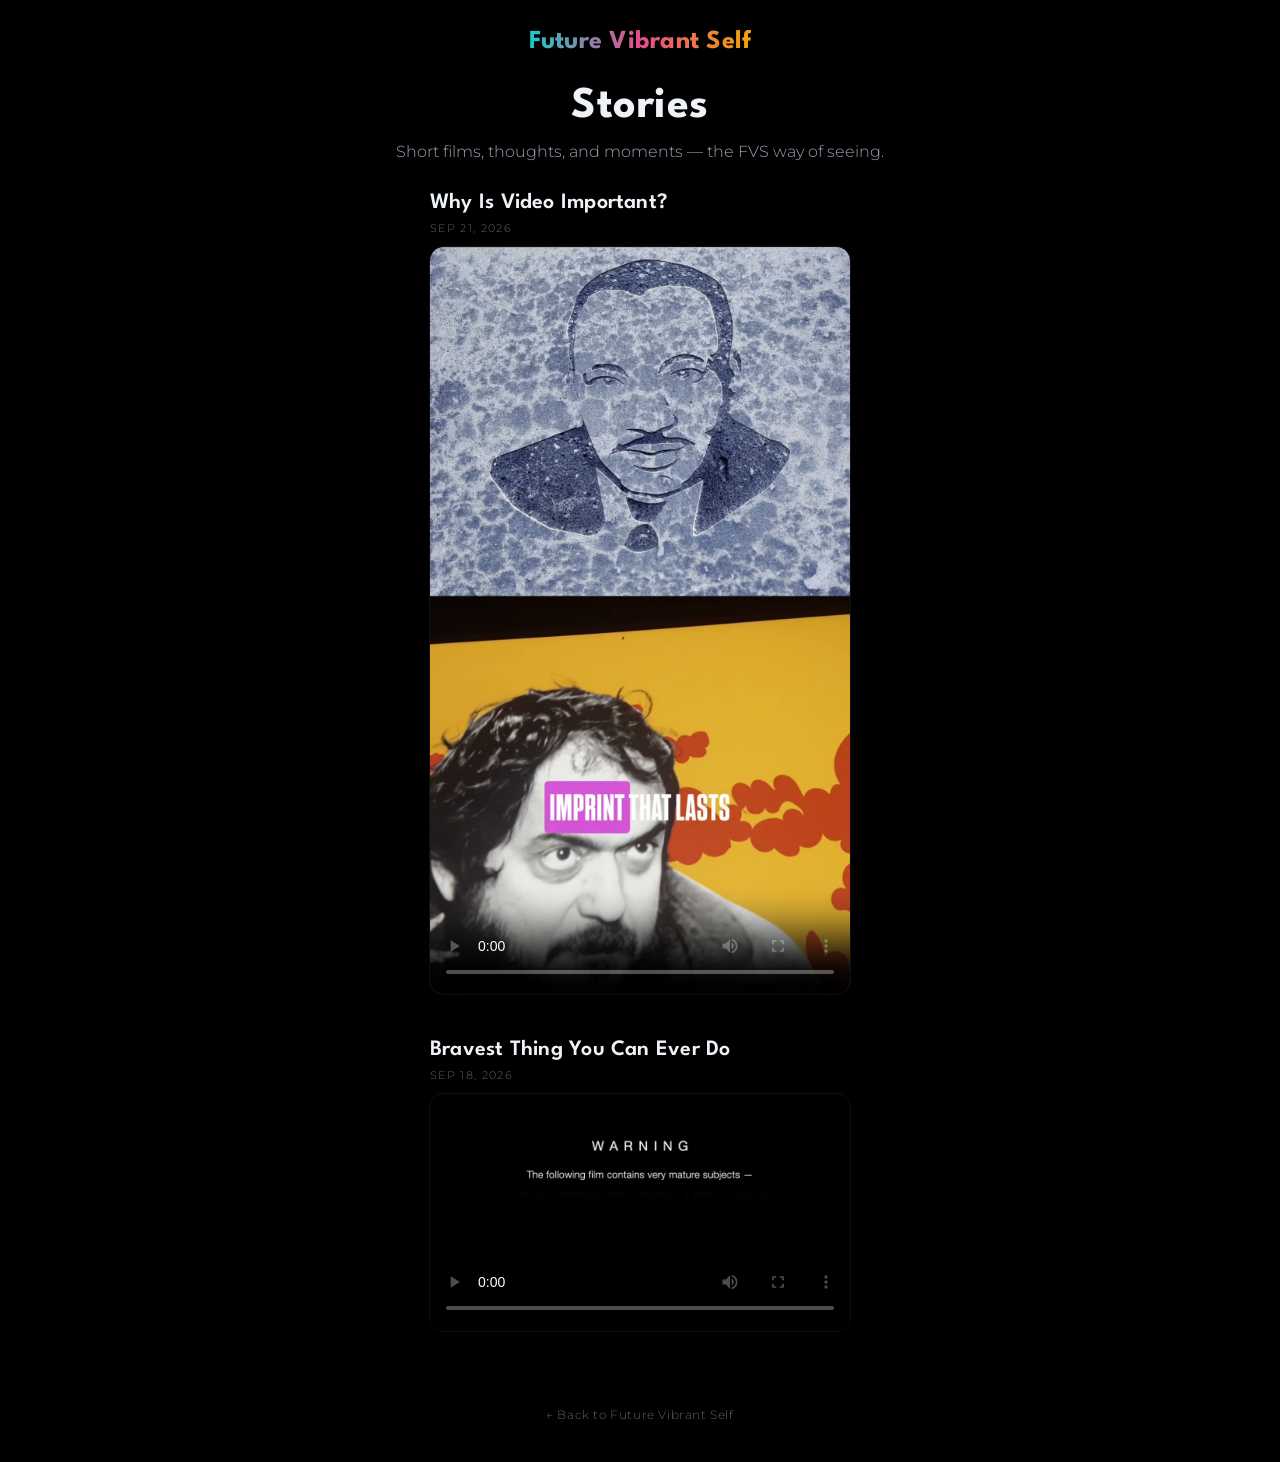
<file: stories/index.html>
<!DOCTYPE html>
<html lang="en">
<head>
<meta charset="UTF-8">
<meta name="viewport" content="width=device-width, initial-scale=1.0">
<title>Stories — Future Vibrant Self</title>
<meta name="description" content="Short films, thoughts, and moments from Future Vibrant Self.">
<meta property="og:title" content="Stories — Future Vibrant Self">
<meta property="og:description" content="Short films, thoughts, and moments from Future Vibrant Self.">
<meta property="og:type" content="website">
<meta property="og:image" content="https://fvsmovies.com/stories/why-video-poster.jpg">
<meta property="og:url" content="https://fvsmovies.com/stories/">
<link rel="icon" type="image/png" href="/assets/v3/fvs-logo-960.png">
<link rel="preconnect" href="https://fonts.googleapis.com">
<link rel="preconnect" href="https://fonts.gstatic.com" crossorigin>
<link href="https://fonts.googleapis.com/css2?family=League+Spartan:wght@500;600;700&family=Montserrat:wght@300;400;500&display=swap" rel="stylesheet">
<style>
  :root {
    --text: #eff2f7;
    --dim: #99a2b2;
    --faint: #59616f;
    --teal: #1EC8C8;
    --pink: #E84B8A;
    --gold: #F0A500;
    --hairline: rgba(255,255,255,0.08);
    --sans: "Montserrat", -apple-system, sans-serif;
    --grad: linear-gradient(90deg, var(--teal), var(--pink), var(--gold));
    --feed: min(420px, 92vw);
  }
  * { margin: 0; padding: 0; box-sizing: border-box; }
  html { -webkit-text-size-adjust: 100%; }
  body {
    background: #000; color: var(--text);
    font-family: var(--sans); -webkit-font-smoothing: antialiased;
    min-height: 100vh;
  }
  a { color: inherit; text-decoration: none; }

  header {
    text-align: center;
    padding: 30px 20px 8px;
  }
  .wordmark {
    font-family: "League Spartan", var(--sans); font-weight: 700;
    font-size: clamp(20px, 5vw, 26px); letter-spacing: 0.01em;
    background: var(--grad); -webkit-background-clip: text; background-clip: text;
    -webkit-text-fill-color: transparent; color: transparent; display: inline-block;
  }
  .hero {
    text-align: center; padding: 22px 20px 30px;
  }
  .hero h1 {
    font-family: "League Spartan", var(--sans); font-weight: 700;
    font-size: clamp(30px, 8vw, 44px); letter-spacing: 0.01em; line-height: 1.05;
  }
  .hero p {
    color: var(--dim); font-weight: 300; font-size: clamp(14px, 3.6vw, 16px);
    margin-top: 12px;
  }

  .feed {
    width: var(--feed); margin: 0 auto;
    display: flex; flex-direction: column; gap: 44px;
    padding-bottom: 70px;
  }
  .clip .meta { margin-bottom: 12px; }
  .clip h2 {
    font-family: "League Spartan", var(--sans); font-weight: 600;
    font-size: clamp(18px, 4.6vw, 22px); letter-spacing: 0.01em; line-height: 1.15;
  }
  .clip .date {
    font-family: var(--sans); font-weight: 300; font-size: 11px;
    letter-spacing: 0.12em; text-transform: uppercase; color: var(--faint);
    margin-top: 5px;
  }
  .clip video {
    display: block; width: 100%; height: auto; background: #000;
    border-radius: 14px;
    box-shadow: 0 24px 70px rgba(0,0,0,0.55), 0 0 0 1px var(--hairline);
  }

  footer {
    text-align: center; padding: 6px 20px 40px;
    font-family: var(--sans); font-weight: 300; font-size: 12px; letter-spacing: 0.05em;
    color: var(--faint);
  }
  footer a { border-bottom: 1px solid transparent; }
  footer a:hover { color: var(--dim); }
</style>
</head>
<body>

  <header>
    <a class="wordmark" href="/">Future Vibrant Self</a>
  </header>

  <div class="hero">
    <h1>Stories</h1>
    <p>Short films, thoughts, and moments — the FVS way of seeing.</p>
  </div>

  <main class="feed">

    <article class="clip">
      <div class="meta">
        <h2>Why Is Video Important?</h2>
        <div class="date">Sep 21, 2026</div>
      </div>
      <video controls playsinline preload="metadata" poster="why-video-poster.jpg" controlslist="nodownload">
        <source src="why-video.mp4" type="video/mp4">
      </video>
    </article>

    <article class="clip">
      <div class="meta">
        <h2>Bravest Thing You Can Ever Do</h2>
        <div class="date">Sep 18, 2026</div>
      </div>
      <video controls playsinline preload="metadata" poster="bravest-thing-poster.jpg" controlslist="nodownload">
        <source src="bravest-thing.mp4" type="video/mp4">
      </video>
    </article>

  </main>

  <footer>
    <a href="/">← Back to Future Vibrant Self</a>
  </footer>

</body>
</html>
</file>
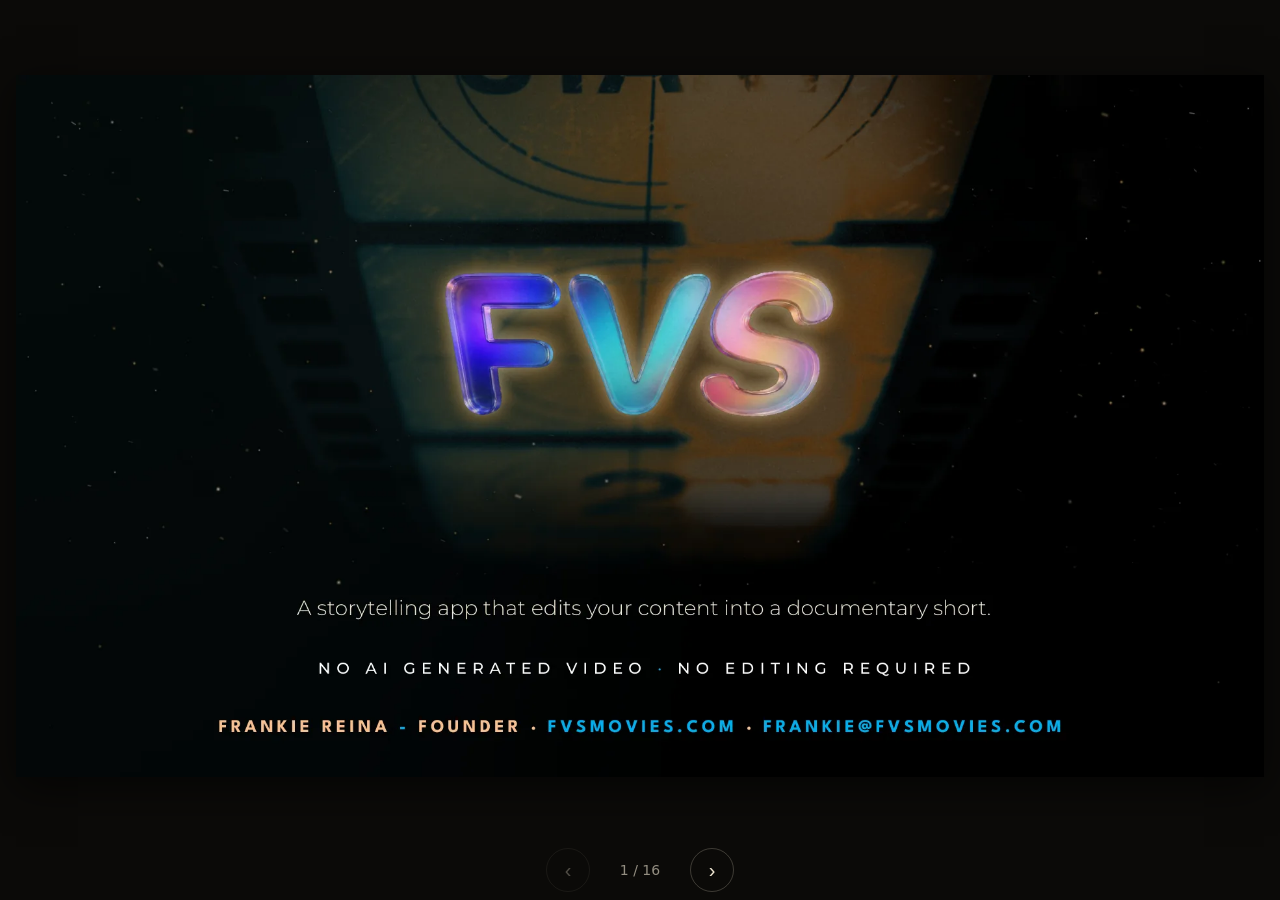
<file: d/493c9ce4242eaec8/index.html>
<!doctype html>
<html lang="en">
<head>
<meta charset="utf-8">
<meta name="viewport" content="width=device-width, initial-scale=1, viewport-fit=cover">
<meta name="robots" content="noindex, nofollow">
<meta name="referrer" content="strict-origin">
<title>FVS Movies — Pitch Deck</title>
<style>
  :root { --bg: #0b0a08; --fg: #efe6d2; --dim: rgba(239,230,210,.6); --line: rgba(239,230,210,.22); }
  html, body { margin: 0; height: 100%; background: var(--bg); color: var(--fg);
    font-family: Montserrat, system-ui, -apple-system, "Segoe UI", sans-serif; }
  body { display: flex; flex-direction: column; overflow: hidden; }
  #stage { flex: 1; min-height: 0; display: flex; align-items: center; justify-content: center; padding: 12px 16px 0; }
  #frame { position: relative; aspect-ratio: 16 / 9; width: min(100%, calc((100dvh - 72px) * 16 / 9));
    background: #000; box-shadow: 0 10px 40px rgba(0,0,0,.6); touch-action: pan-y; }
  #frame img { position: absolute; inset: 0; width: 100%; height: 100%; display: block;
    user-select: none; -webkit-user-select: none; -webkit-user-drag: none; }
  .hot { position: absolute; display: block; z-index: 2; }
  .hot:focus-visible { outline: 2px solid #00b0f0; }
  #bar { display: flex; align-items: center; justify-content: center; gap: 18px; height: 60px; font-size: 14px; color: var(--dim); }
  #bar button { background: none; border: 1px solid var(--line); color: var(--fg); border-radius: 999px;
    width: 44px; height: 44px; font-size: 20px; line-height: 1; cursor: pointer; }
  #bar button:disabled { opacity: .3; cursor: default; }
  #count { min-width: 64px; text-align: center; font-variant-numeric: tabular-nums; }
</style>
</head>
<body>
<main id="stage"><div id="frame"><img id="slide" alt="" draggable="false"></div></main>
<nav id="bar" aria-label="Slides">
  <button id="prev" type="button" aria-label="Previous slide">&#8249;</button>
  <span id="count" aria-live="polite"></span>
  <button id="next" type="button" aria-label="Next slide">&#8250;</button>
</nav>
<script>
(function () {
  'use strict';
  var CFG = { deck: '2026-11-16', n: 16, track: 'https://tffhhfbuwahtavaghugj.supabase.co/functions/v1/deck-track', links: {"2":[{"url":"https://youtu.be/yqSFod3LsCA","label":"Watch the trailer","x":54.96,"y":29.93,"w":39.08,"h":39.05},{"url":"https://www.linkedin.com/in/frankiereina/","label":"LinkedIn profile","x":55.0,"y":69.98,"w":39.0,"h":4.07}],"11":[{"url":"https://www.jimgoodman.com/","label":"https://www.jimgoodman.com/","x":3.44,"y":72.22,"w":30.21,"h":2.78},{"url":"https://www.jeffreychernick.com/","label":"https://www.jeffreychernick.com/","x":34.9,"y":72.22,"w":30.21,"h":2.78},{"url":"https://www.linkedin.com/in/tomialapaattikoski/","label":"LinkedIn profile","x":66.35,"y":72.22,"w":30.21,"h":2.78}],"16":[{"url":"https://fvsmovies.com/samplemovie/","label":"Sample movies","x":25.88,"y":40.86,"w":11.76,"h":20.91},{"url":"https://fvsmovies.com/samplemovie/","label":"Sample movies","x":16.13,"y":66.18,"w":31.27,"h":3.52}]} };
  var KEY = 'fvs_deck_' + CFG.deck;
  var IDLE_MS = 10 * 60 * 1000;           // no input for 10 minutes: stop counting until the next input
  var TICK_MS = 15 * 1000;                // send the running totals every 15 s while the page is visible

  var params = new URLSearchParams(location.search);
  var raw = (params.get('r') || '').toLowerCase();
  var token = /^[a-z0-9]{6,16}$/.test(raw) ? raw : '';

  function newId() {
    var a = 'abcdefghijklmnopqrstuvwxyz0123456789', b = crypto.getRandomValues(new Uint8Array(20)), s = '';
    for (var i = 0; i < b.length; i++) s += a[b[i] % 36];
    return s;
  }
  // One session per browser tab. A reload in the same tab continues it (sessionStorage); a new tab starts a new one.
  var st = null;
  try { st = JSON.parse(sessionStorage.getItem(KEY) || 'null'); } catch (e) {}
  if (!st || st.token !== token || !/^[a-z0-9]{20}$/.test(st.sid) || !Array.isArray(st.ms) || st.ms.length !== CFG.n) {
    st = { sid: newId(), token: token, q: 0, cur: 1, max: 1, ms: new Array(CFG.n).fill(0) };
  }
  function save() { try { sessionStorage.setItem(KEY, JSON.stringify(st)); } catch (e) {} }

  var lastInput = performance.now(), lastTick = performance.now(), dirty = true;
  function counting(now) { return document.visibilityState === 'visible' && now - lastInput < IDLE_MS; }
  function accrue() {
    var now = performance.now(), d = now - lastTick;
    lastTick = now;
    if (d > 0 && d < 5000 && counting(now)) { st.ms[st.cur - 1] += d; dirty = true; }  // gaps over 5 s (sleep) are not counted
  }

  function send(ev, url) {
    // url: the link clicked (link events only). Sent only if the receiver will accept it, so a bad address
    // never costs the visit's totals; JSON.stringify leaves it out when undefined.
    url = (ev === 'link' && typeof url === 'string' && url.length <= 300 && /^(https?:\/\/|mailto:)[!-~]+$/.test(url)) ? url : undefined;
    accrue();
    st.q += 1; save(); dirty = false;
    if (!CFG.track || CFG.track.indexOf('__') === 0) return;
    var ref = '';
    try { ref = document.referrer ? new URL(document.referrer).hostname : ''; } catch (e) {}
    var tz = '';
    try { tz = Intl.DateTimeFormat().resolvedOptions().timeZone || ''; } catch (e) {}
    var body = JSON.stringify({
      v: 1, sid: st.sid, r: st.token, deck: CFG.deck, q: st.q, ev: ev, cur: st.cur, max: st.max,
      ms: st.ms.map(function (x) { return Math.round(x); }),
      ua: (navigator.userAgent || '').slice(0, 300), vw: innerWidth, vh: innerHeight, tz: tz,
      lang: (navigator.language || '').slice(0, 20), ref: ref.slice(0, 100), url: url
    });
    try { if (navigator.sendBeacon && navigator.sendBeacon(CFG.track, new Blob([body], { type: 'text/plain' }))) return; } catch (e) {}
    try { fetch(CFG.track, { method: 'POST', body: body, keepalive: true, mode: 'no-cors', headers: { 'Content-Type': 'text/plain' } }); } catch (e) {}
  }

  var img = document.getElementById('slide'), frame = document.getElementById('frame');
  var prev = document.getElementById('prev'), next = document.getElementById('next'), count = document.getElementById('count');
  function src(k) { return 's/' + (k < 10 ? '0' : '') + k + '.webp?v=' + CFG.deck; }
  function render() {
    img.src = src(st.cur);
    img.alt = 'Slide ' + st.cur + ' of ' + CFG.n;
    count.textContent = st.cur + ' / ' + CFG.n;
    prev.disabled = st.cur === 1; next.disabled = st.cur === CFG.n;
    Array.prototype.slice.call(frame.querySelectorAll('.hot')).forEach(function (a) { a.remove(); });
    (CFG.links[st.cur] || []).forEach(function (l) {
      var a = document.createElement('a');
      a.className = 'hot'; a.href = l.url; a.target = '_blank'; a.rel = 'noopener';
      a.setAttribute('aria-label', l.label || l.url);
      a.style.left = l.x + '%'; a.style.top = l.y + '%'; a.style.width = l.w + '%'; a.style.height = l.h + '%';
      a.addEventListener('click', function (e) { e.stopPropagation(); send('link', l.url); });
      frame.appendChild(a);
    });
    [st.cur - 1, st.cur + 1].forEach(function (k) { if (k >= 1 && k <= CFG.n) { var p = new Image(); p.src = src(k); } });
  }
  function go(k) {
    k = Math.max(1, Math.min(CFG.n, k));
    if (k === st.cur) return;
    accrue();
    st.cur = k; st.max = Math.max(st.max, k);
    render(); send('slide');
  }

  function poke() { var now = performance.now(); if (now - lastInput >= IDLE_MS) lastTick = now; lastInput = now; }
  ['pointerdown', 'pointermove', 'wheel', 'touchstart', 'scroll'].forEach(function (t) { addEventListener(t, poke, { passive: true }); });
  prev.addEventListener('click', function () { go(st.cur - 1); });
  next.addEventListener('click', function () { go(st.cur + 1); });
  frame.addEventListener('click', function (e) {
    var r = frame.getBoundingClientRect();
    go(e.clientX - r.left < r.width * 0.3 ? st.cur - 1 : st.cur + 1);
  });
  addEventListener('keydown', function (e) {
    poke();
    var k = e.key;
    if (k === 'ArrowRight' || k === 'ArrowDown' || k === 'PageDown' || k === ' ') { e.preventDefault(); go(st.cur + 1); }
    else if (k === 'ArrowLeft' || k === 'ArrowUp' || k === 'PageUp') { e.preventDefault(); go(st.cur - 1); }
    else if (k === 'Home') { e.preventDefault(); go(1); }
    else if (k === 'End') { e.preventDefault(); go(CFG.n); }
  });
  var x0 = null;
  frame.addEventListener('touchstart', function (e) { x0 = e.touches[0].clientX; }, { passive: true });
  frame.addEventListener('touchend', function (e) {
    if (x0 === null) return;
    var dx = e.changedTouches[0].clientX - x0; x0 = null;
    if (Math.abs(dx) > 40) { e.preventDefault(); go(st.cur + (dx < 0 ? 1 : -1)); }
  });

  document.addEventListener('visibilitychange', function () {
    if (document.visibilityState === 'hidden') send('hide'); else { lastTick = performance.now(); }
  });
  addEventListener('pagehide', function () { send('close'); });
  setInterval(accrue, 1000);
  setInterval(function () { if (dirty && document.visibilityState === 'visible') send('tick'); }, TICK_MS);

  render();
  send('open');
})();
</script>
</body>
</html>
</file>
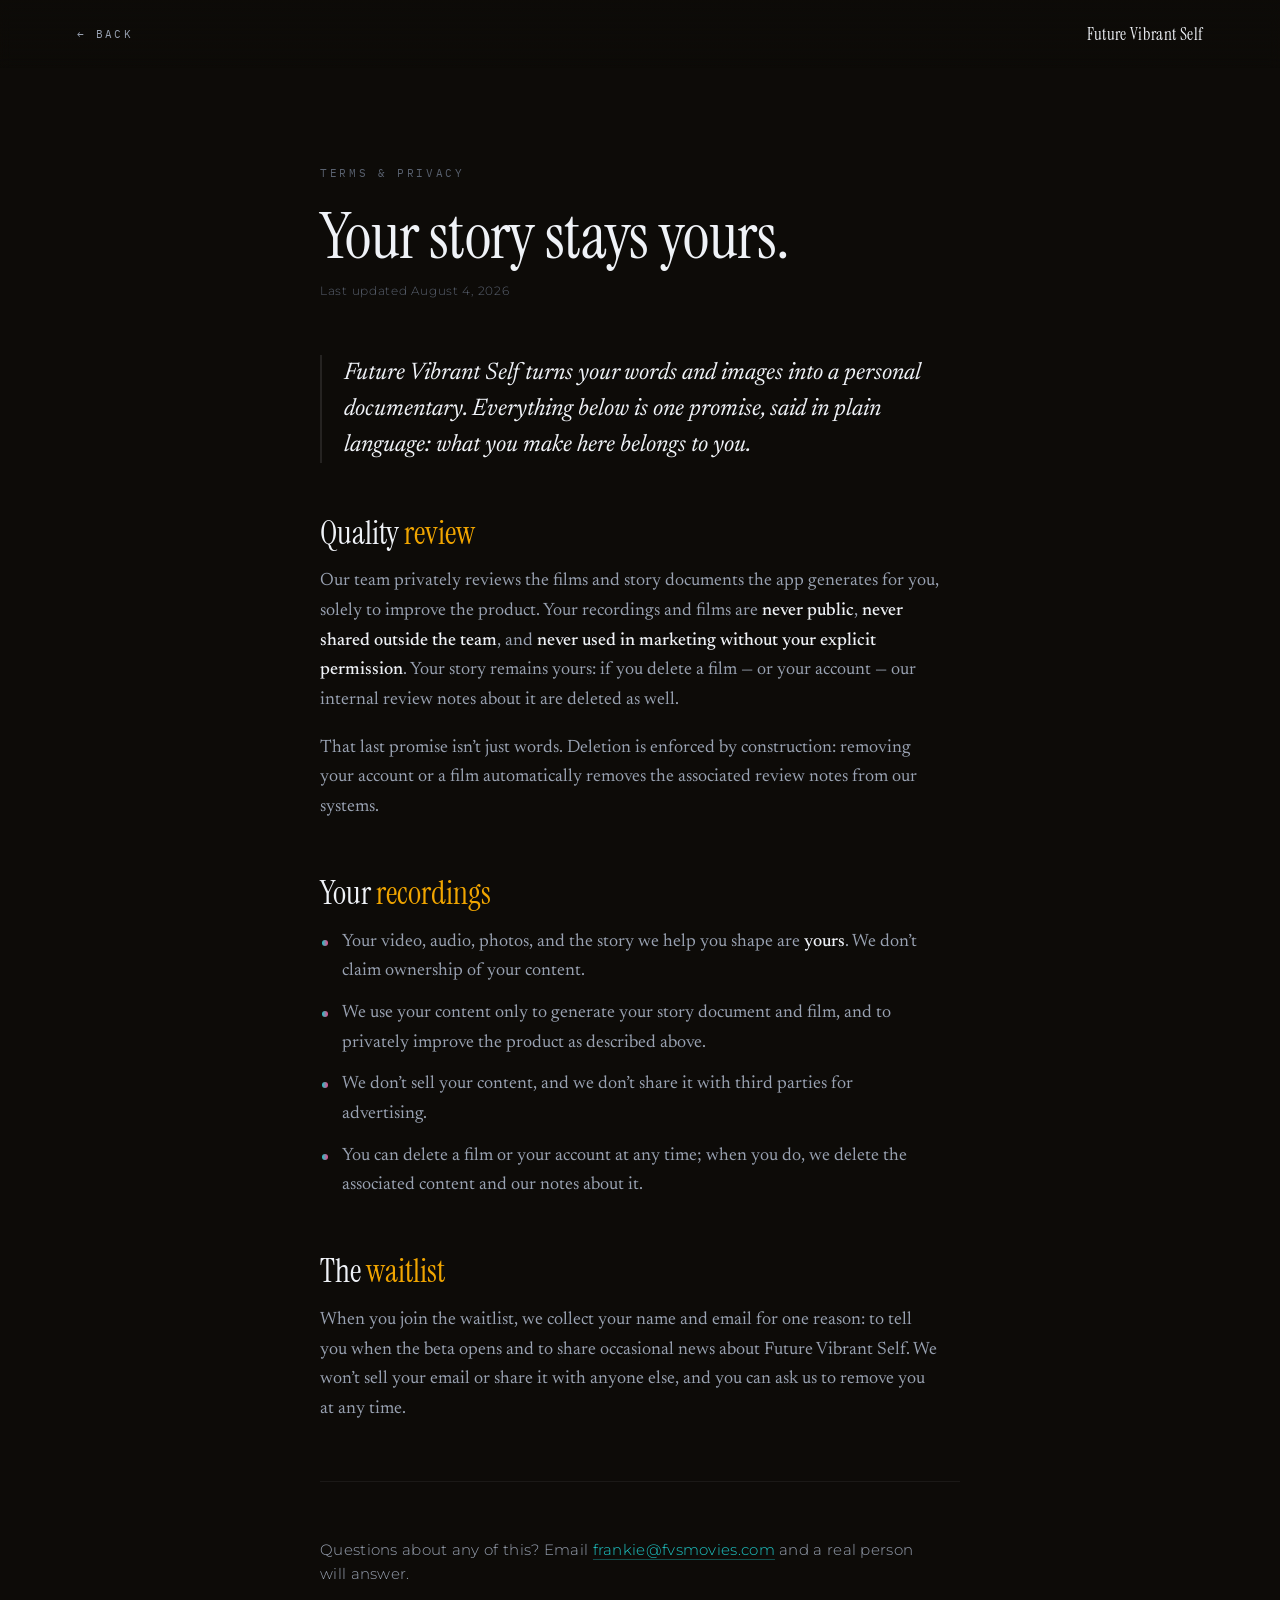
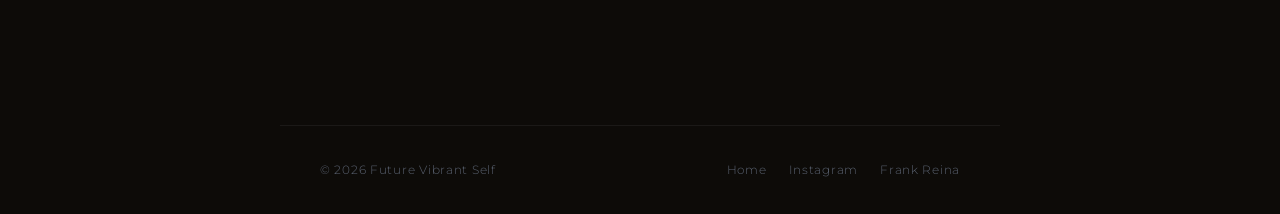
<file: terms.html>
<!DOCTYPE html>
<html lang="en">
<head>
<meta charset="utf-8">
<meta name="viewport" content="width=device-width, initial-scale=1">
<title>Future Vibrant Self — Terms &amp; Privacy</title>
<meta name="description" content="How Future Vibrant Self handles your story, your recordings, and your email.">
<link rel="preconnect" href="https://fonts.googleapis.com">
<link rel="preconnect" href="https://fonts.gstatic.com" crossorigin>
<link href="https://fonts.googleapis.com/css2?family=Instrument+Serif:ital@0;1&family=Newsreader:ital,opsz,wght@0,6..72,400;0,6..72,500;1,6..72,400&family=Montserrat:wght@200;300;400&family=IBM+Plex+Mono:wght@400;500&display=swap" rel="stylesheet">
<style>
  :root {
    --void: #0D0B08;
    --deep: #050403;
    --text: #eff2f7;
    --dim: #99a2b2;
    --faint: #59616f;
    --teal: #1EC8C8;
    --pink: #E84B8A;
    --gold: #F0A500;
    --hairline: rgba(255,255,255,0.10);
    --hairline-soft: rgba(255,255,255,0.06);
    --serif: "Newsreader", "Instrument Serif", Georgia, serif;
    --display: "Instrument Serif", Georgia, serif;
    --sans: "Montserrat", -apple-system, sans-serif;
    --mono: "IBM Plex Mono", ui-monospace, monospace;
  }
  * { margin: 0; padding: 0; box-sizing: border-box; }
  html { scroll-behavior: smooth; overflow-x: clip; }
  body {
    background: var(--void);
    color: var(--text);
    font-family: var(--serif);
    font-size: 18px;
    line-height: 1.65;
    -webkit-font-smoothing: antialiased;
    text-rendering: optimizeLegibility;
  }
  a { color: var(--teal); text-decoration: none; border-bottom: 1px solid rgba(30,200,200,0.35); transition: border-color .2s, color .2s; }
  a:hover { color: var(--text); border-color: var(--text); }

  .topbar {
    position: sticky; top: 0; z-index: 10;
    display: flex; align-items: center; justify-content: space-between;
    padding: 20px clamp(22px, 6vw, 80px);
    background: linear-gradient(180deg, rgba(13,11,8,0.92) 0%, rgba(13,11,8,0) 100%);
    backdrop-filter: blur(6px);
  }
  .topbar .home {
    font-family: var(--mono); font-size: 11px; letter-spacing: 0.22em; text-transform: uppercase;
    color: var(--dim); border: 0;
  }
  .topbar .home:hover { color: var(--text); }
  .topbar .wordmark {
    font-family: var(--display); font-size: 17px; letter-spacing: 0.02em; color: var(--text); border: 0;
  }

  .wrap {
    max-width: 720px;
    margin: 0 auto;
    padding: clamp(40px, 8vw, 96px) clamp(22px, 6vw, 40px) 120px;
  }

  h1 {
    font-family: var(--display);
    font-weight: 400;
    font-size: clamp(38px, 7vw, 64px);
    line-height: 1.04;
    letter-spacing: -0.01em;
    margin-bottom: 10px;
  }
  .eyebrow {
    font-family: var(--mono); font-size: 11px; letter-spacing: 0.24em; text-transform: uppercase;
    color: var(--faint); margin-bottom: 22px;
  }
  .updated {
    font-family: var(--sans); font-weight: 300; font-size: 12px; letter-spacing: 0.06em;
    color: var(--faint); margin-bottom: 54px;
  }

  h2 {
    font-family: var(--display);
    font-weight: 400;
    font-size: clamp(24px, 3.6vw, 32px);
    line-height: 1.15;
    margin: 52px 0 16px;
    color: var(--text);
  }
  h2 .accent { color: var(--gold); }

  p { color: var(--dim); margin-bottom: 18px; max-width: 62ch; }
  p strong, li strong { color: var(--text); font-weight: 500; }
  em { font-style: italic; color: var(--text); }

  ul { list-style: none; margin: 0 0 18px; padding: 0; max-width: 62ch; }
  li { color: var(--dim); position: relative; padding-left: 22px; margin-bottom: 12px; }
  li::before {
    content: ""; position: absolute; left: 2px; top: 12px;
    width: 6px; height: 6px; border-radius: 50%;
    background: linear-gradient(90deg, var(--teal), var(--pink));
  }

  .lede {
    font-family: var(--serif); font-style: italic;
    font-size: clamp(20px, 2.6vw, 24px);
    line-height: 1.5; color: var(--text);
    border-left: 2px solid var(--hairline);
    padding-left: 22px; margin: 0 0 8px;
    max-width: 60ch;
  }

  hr { border: 0; height: 1px; background: var(--hairline-soft); margin: 56px 0; }

  .contact {
    font-family: var(--sans); font-weight: 300; font-size: 15px; letter-spacing: 0.02em;
    color: var(--dim);
  }

  footer {
    border-top: 1px solid var(--hairline-soft);
    padding: 34px clamp(22px, 6vw, 40px);
    max-width: 720px; margin: 0 auto;
    display: flex; flex-wrap: wrap; gap: 16px; align-items: center; justify-content: space-between;
    font-family: var(--sans); font-weight: 300; font-size: 12px; letter-spacing: 0.06em;
    color: var(--faint);
  }
  footer .links { display: flex; gap: 22px; }
  footer a { color: var(--faint); border: 0; }
  footer a:hover { color: var(--text); }
</style>
</head>
<body>

<div class="topbar">
  <a class="home" href="/">&larr; Back</a>
  <a class="wordmark" href="/">Future Vibrant Self</a>
</div>

<main class="wrap">
  <div class="eyebrow">Terms &amp; Privacy</div>
  <h1>Your story stays yours.</h1>
  <div class="updated">Last updated August 4, 2026</div>

  <p class="lede">Future Vibrant Self turns your words and images into a personal documentary. Everything below is one promise, said in plain language: what you make here belongs to you.</p>

  <h2>Quality <span class="accent">review</span></h2>
  <p>Our team privately reviews the films and story documents the app generates for you, solely to improve the product. Your recordings and films are <strong>never public</strong>, <strong>never shared outside the team</strong>, and <strong>never used in marketing without your explicit permission</strong>. Your story remains yours: if you delete a film — or your account — our internal review notes about it are deleted as well.</p>
  <p>That last promise isn&rsquo;t just words. Deletion is enforced by construction: removing your account or a film automatically removes the associated review notes from our systems.</p>

  <h2>Your <span class="accent">recordings</span></h2>
  <ul>
    <li>Your video, audio, photos, and the story we help you shape are <strong>yours</strong>. We don&rsquo;t claim ownership of your content.</li>
    <li>We use your content only to generate your story document and film, and to privately improve the product as described above.</li>
    <li>We don&rsquo;t sell your content, and we don&rsquo;t share it with third parties for advertising.</li>
    <li>You can delete a film or your account at any time; when you do, we delete the associated content and our notes about it.</li>
  </ul>

  <h2>The <span class="accent">waitlist</span></h2>
  <p>When you join the waitlist, we collect your name and email for one reason: to tell you when the beta opens and to share occasional news about Future Vibrant Self. We won&rsquo;t sell your email or share it with anyone else, and you can ask us to remove you at any time.</p>

  <hr>

  <p class="contact">Questions about any of this? Email <!--email_off--><a href="mailto:frankie@fvsmovies.com">frankie@fvsmovies.com</a><!--/email_off--> and a real person will answer.</p>
</main>

<footer>
  <span>© 2026 Future Vibrant Self</span>
  <div class="links">
    <a href="/">Home</a>
    <a href="https://www.instagram.com/futurevibrantself/" target="_blank" rel="noopener">Instagram</a>
    <a href="https://www.frankreina.com/" target="_blank" rel="noopener">Frank Reina</a>
  </div>
</footer>

</body>
</html>
</file>
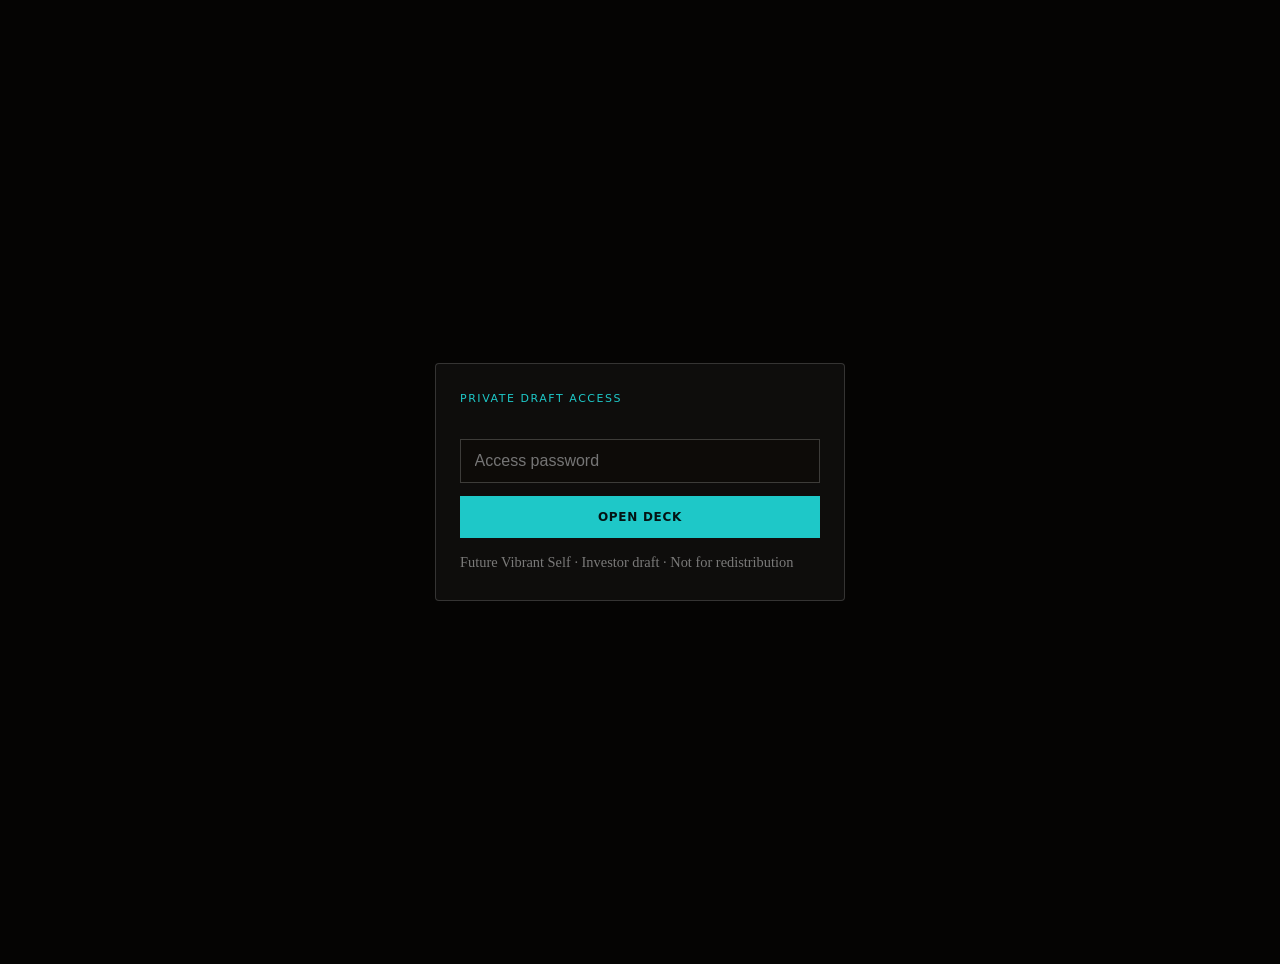
<file: fvspitchdeck/deck.html>
<!DOCTYPE html>
<html lang="en">
<head>
<meta charset="utf-8" />
<meta name="robots" content="noindex, nofollow" />
<script>
  if (sessionStorage.getItem("fvs_pitch_ok") !== "1") {
    location.replace("./");
  }
</script>
<meta name="viewport" content="width=device-width, initial-scale=1" />
<meta http-equiv="Cache-Control" content="no-cache, no-store, must-revalidate" />
<meta http-equiv="Pragma" content="no-cache" />
<meta http-equiv="Expires" content="0" />
<title>Future Vibrant Self — Pre-Seed Pitch Deck (15)</title>
<link rel="preconnect" href="https://fonts.googleapis.com" />
<link rel="preconnect" href="https://fonts.gstatic.com" crossorigin />
<link href="https://fonts.googleapis.com/css2?family=Cormorant+Garamond:ital,wght@0,300;0,400;0,600;1,300;1,400;1,600;1,700&family=IBM+Plex+Mono:wght@400;500&family=League+Spartan:wght@400;500;600;700&family=Montserrat:wght@300;400;500;600&display=swap" rel="stylesheet" />
<style>
  :root {
    --void: #0D0B08;
    --deep: #050403;
    --ink: rgba(255, 255, 255, 0.88);
    --ink-2: rgba(255, 255, 255, 0.68);
    --ink-3: rgba(255, 255, 255, 0.38);
    --teal: #1EC8C8;
    --pink: #E84B8A;
    --gold: #F0A500;
    --hair: rgba(255, 255, 255, 0.16);
    --surface: rgba(255, 255, 255, 0.04);
    --surface-teal: rgba(30, 200, 200, 0.06);
    --media-h: clamp(240px, 44vh, 366px);
    --shadow-cine: 0 28px 64px -26px rgba(0, 0, 0, 0.9), 0 10px 26px -14px rgba(0, 0, 0, 0.65);
    --slide-w: min(1120px, 96vw);
    --slide-h: min(630px, 72vh);
    --font-display: "Cormorant Garamond", Georgia, serif;
    --font-head: "League Spartan", "Montserrat", "Helvetica Neue", Arial, sans-serif;
    --font-ui: "Montserrat", "Helvetica Neue", Helvetica, Arial, sans-serif;
    --font-mono: "IBM Plex Mono", ui-monospace, monospace;
  }
  * { box-sizing: border-box; }
  html, body {
    margin: 0;
    background: var(--deep);
    color: var(--ink);
    font-family: var(--font-display);
  }
  body { min-height: 100vh; }
  .chrome {
    position: sticky; top: 0; z-index: 20;
    display: flex; align-items: center; justify-content: space-between; gap: 1rem;
    padding: 0.75rem 1.25rem; /* equal top/bottom */
    background: rgba(13, 11, 8, 0.88);
    border-bottom: 1px solid var(--hair);
    backdrop-filter: blur(12px);
    font-family: var(--font-ui);
    font-size: 11px;
    letter-spacing: 0.12em;
    text-transform: uppercase;
  }
  .chrome-brand {
    display: flex;
    flex-direction: column;
    gap: 0.18rem;
    min-width: 0;
    color: var(--gold);
    font-weight: 600;
    line-height: 1.15;
  }
  .chrome-name,
  .chrome-sub {
    display: block;
    white-space: nowrap;
  }
  .chrome-sub {
    font-weight: 500;
    letter-spacing: 0.14em;
    opacity: 0.88;
  }
  .chrome nav {
    display: flex;
    gap: 0.5rem;
    align-items: center;
    color: var(--ink-2);
    flex-shrink: 0;
  }
  #counter {
    font-family: var(--font-mono);
    font-size: 12px;
    letter-spacing: 0.06em;
    white-space: nowrap;
    min-width: 4.6em;
    text-align: center;
    line-height: 1;
  }
  .chrome button {
    background: var(--surface);
    color: var(--ink);
    border: 1px solid var(--hair);
    border-radius: 999px;
    padding: 0.45rem 0.85rem;
    cursor: pointer;
    font-family: var(--font-ui);
    font-size: 11px;
    letter-spacing: 0.08em;
    text-transform: uppercase;
  }
  .chrome button:hover { border-color: var(--teal); color: var(--teal); }
  .deck {
    padding: 1.5rem 1rem; /* equal top/bottom page margins */
    display: flex;
    flex-direction: column;
    align-items: center;
    gap: 1.25rem;
  }
  .slide {
    width: var(--slide-w);
    min-height: var(--slide-h);
    background:
      radial-gradient(900px 420px at 8% -8%, rgba(30, 200, 200, 0.14), transparent 55%),
      radial-gradient(700px 380px at 92% 108%, rgba(232, 75, 138, 0.10), transparent 50%),
      linear-gradient(165deg, #14110e 0%, var(--void) 48%, #0a0907 100%);
    border: 1px solid var(--hair);
    border-radius: 4px;
    padding: 2.5rem 3rem;
    position: relative;
    overflow: hidden;
    display: flex;
    flex-direction: column;
    justify-content: center;
  }
  .slide::before {
    content: "";
    position: absolute;
    left: 0; right: 0; top: 0;
    height: 2px;
    background: linear-gradient(90deg, var(--teal), var(--pink), var(--gold));
    opacity: 0.14;
    pointer-events: none;
  }
  .slide::after {
    content: attr(data-num);
    position: absolute;
    right: 1.5rem;
    bottom: 1rem;
    font-family: var(--font-mono);
    font-size: 10px;
    letter-spacing: 0.14em;
    color: var(--ink-3);
  }
  .eyebrow {
    font-family: var(--font-ui);
    font-size: 10px;
    letter-spacing: 0.22em;
    text-transform: uppercase;
    color: var(--teal);
    margin: 0 0 0.7rem;
    font-weight: 500;
  }
  h1, h2 {
    margin: 0 0 0.65rem;
    font-family: var(--font-head);
    font-weight: 600;
    letter-spacing: -0.005em;
    color: var(--ink);
  }
  h1 { font-size: clamp(2.4rem, 4.2vw, 3.5rem); line-height: 1.02; font-weight: 700; }
  h2 { font-size: clamp(1.6rem, 2.9vw, 2.3rem); line-height: 1.1; }
  p, li { font-size: 1.02rem; line-height: 1.42; color: var(--ink-2); font-weight: 300; }
  .ui { font-family: var(--font-ui); font-weight: 400; }
  .muted { color: var(--ink-3); }
  .lockup {
    font-family: var(--font-display);
    font-style: italic;
    font-weight: 300;
    font-size: clamp(1.2rem, 2.1vw, 1.5rem);
    line-height: 1.3;
    background: linear-gradient(90deg, var(--teal), var(--pink));
    -webkit-background-clip: text;
    background-clip: text;
    color: transparent;
  }
  /* Slide 2 — clean left sequence; phone stays right */
  #s2.slide {
    justify-content: flex-start;
    padding-top: 2.35rem;
    padding-bottom: 2.35rem;
  }
  #s2 .eyebrow {
    margin: 1em 0 0.75rem; /* drop Problem + headline one space; stage compensated below */
    text-align: left;
    align-self: flex-start;
  }
  #s2 h2 {
    max-width: 18em;
    white-space: normal;
    margin: 0;
    text-align: left;
    align-self: flex-start;
    width: auto;
    line-height: 1.12;
  }
  #s2 .s2-stage {
    --s2-line-gap: 0.35rem;
    --s2-group-gap: 1.85rem;
    position: relative;
    width: 100%;
    height: min(440px, 58vh);
    /* keep body/phone where they were */
    margin-top: calc(clamp(2rem, 5vh, 3.25rem) - 1em);
    align-self: stretch;
  }
  #s2 .s2-copy {
    position: absolute;
    left: 0; /* same left edge as eyebrow + headline */
    top: 11px;
    width: min(34em, 52%);
    margin: 0;
    text-align: left;
  }
  #s2 .s2-group p {
    margin: 0;
    font-size: clamp(1.28rem, 2.15vw, 1.55rem);
    line-height: 1.45;
    color: var(--ink);
    font-weight: 300;
  }
  #s2 .s2-group p + p { margin-top: var(--s2-line-gap); }
  #s2 .s2-group + .s2-group { margin-top: var(--s2-group-gap); }
  #s2 .s2-group p.s2-not-stories {
    margin-top: calc(var(--s2-line-gap) + 0.5em); /* half-space extra under "fragments" */
  }
  #s2 .s2-copy .hit {
    color: var(--teal);
    font-weight: 300; /* teal only — no bold */
  }
  #s2 .s2-copy strong {
    font-weight: 600;
    color: inherit;
  }
  #s2 .s2-underline {
    text-decoration: underline;
    text-underline-offset: 0.28em; /* half-space more air under the word */
  }
  #s2 .s2-dash {
    display: block;
    margin: 2.75rem 0 0.85rem; /* space, then dash above lockup */
    font-family: var(--font-display);
    font-size: clamp(1.28rem, 2.15vw, 1.55rem);
    font-weight: 300;
    line-height: 1;
    color: var(--ink-2);
    letter-spacing: 0;
  }
  #s2 .s2-copy .lockup {
    display: block;
    position: static;
    left: auto;
    top: auto;
    margin: 0;
    font-size: clamp(1.48rem, 2.5vw, 1.8rem); /* half-step larger than body */
    line-height: 1.4;
    max-width: none;
    width: max-content;
    white-space: nowrap;
    text-align: left;
    /* pink ↔ lavender (same spectrum as other lockups) */
    background-image: linear-gradient(90deg, #C4B5FD 0%, #E0A0D8 42%, #E84B8A 100%);
    -webkit-background-clip: text;
    background-clip: text;
    -webkit-text-fill-color: transparent;
    color: transparent;
  }
  #s2 .s2-copy .lockup strong {
    font-weight: 600;
    font-style: italic; /* keep lockup italic */
    background-image: inherit;
    -webkit-background-clip: text;
    background-clip: text;
    -webkit-text-fill-color: transparent;
    color: transparent;
  }
  /*
   * S3 visual reference (measured @ 1120×630 slide):
   *   img 204 × 443.58px
   *   left 761.92 · top 93.2 · right inset 154.08 · border-radius 18px
   * Absolute coords are inset by the 1px slide border (padding-edge containing block).
   */
  #s2 .s2-phone {
    position: absolute;
    left: 760.92px; /* 761.92 − 1px border */
    top: 92.2px;    /* 93.2 − 1px border */
    margin: 0;
    z-index: 2;
  }
  #s2 .s2-phone img {
    display: block;
    width: 204px;
    max-width: 204px;
    height: 443.58px;
    object-fit: contain;
    object-position: center center;
    border-radius: 18px;
    border: 1px solid rgba(255, 255, 255, 0.14);
    box-shadow: var(--shadow-cine);
    background: #000;
  }
  /* Slide 3 — strict 54/46 grid; gaps only for hierarchy */
  #s3.slide {
    justify-content: center;
  }
  #s3 .s3-grid {
    display: grid;
    grid-template-columns: 54% 46%;
    column-gap: 1.75rem;
    align-items: center; /* right visual centers to left content block */
    width: 100%;
  }
  #s3 .s3-left {
    display: flex;
    flex-direction: column;
    align-items: stretch;
    min-width: 0;
  }
  #s3 .s3-left .eyebrow {
    margin: 0 0 0.65rem;
  }
  #s3 .s3-left h2 {
    margin: 0;
    max-width: 18em; /* fits “What if your phone could create…” */
    /* ~one headline-height before steps */
    margin-bottom: 1.15em;
  }
  #s3 .s3-steps {
    list-style: none;
    margin: 0;
    padding: 0;
  }
  #s3 .s3-steps li {
    display: grid;
    grid-template-columns: 1.55rem minmax(0, 1fr);
    column-gap: 0.6rem;
    align-items: baseline;
    margin: 0;
    padding: 0;
    font-size: clamp(1.1rem, 1.8vw, 1.28rem);
    line-height: 1.35;
    color: var(--ink);
    font-weight: 300;
  }
  #s3 .s3-steps li + li { margin-top: 14px; } /* 12–16px */
  #s3 .s3-steps li.s3-step-nowrap span:last-child {
    white-space: nowrap;
  }
  #s3 .s3-steps .num {
    font-family: var(--font-ui);
    font-size: 0.7rem;
    font-weight: 500;
    letter-spacing: 0.12em;
    color: var(--pink); /* match slide 5 flowchart box numbers */
  }
  #s3 .s3-steps .weight {
    font-weight: 600;
  }
  #s3 .s3-dash {
    display: block;
    margin: 1.35rem 0 0.85rem; /* space, then dash above lockup */
    font-family: var(--font-display);
    font-size: clamp(1.1rem, 1.8vw, 1.28rem);
    font-weight: 300;
    line-height: 1;
    color: var(--ink-2);
  }
  #s3 .s3-left .lockup {
    margin: 0;
    font-size: clamp(1.28rem, 2.1vw, 1.48rem); /* half-step larger than steps */
    /* solid teal — no pink gradient; bold phrase matches */
    background: none;
    -webkit-background-clip: unset;
    background-clip: unset;
    -webkit-text-fill-color: var(--teal);
    color: var(--teal);
  }
  #s3 .s3-left .lockup strong {
    font-weight: 600;
    font-style: italic;
    background: none;
    -webkit-background-clip: unset;
    background-clip: unset;
    -webkit-text-fill-color: var(--teal);
    color: var(--teal);
  }
  #s3 .s3-right {
    display: flex;
    align-items: center;
    justify-content: center;
    min-width: 0;
  }
  #s3 .s3-visual {
    margin: 0;
    width: 56%; /* another ~15–20% reduction */
    max-width: 204px;
  }
  #s3 .s3-visual img {
    display: block;
    width: 100%;
    height: auto;
    object-fit: contain; /* full frame — no crop */
    border-radius: 18px;
    border: 1px solid rgba(255, 255, 255, 0.14);
    box-shadow: var(--shadow-cine);
    background: #000;
  }
  .tagline { font-style: italic; color: var(--ink-2); font-size: 1.15rem; font-weight: 300; }
  .grid-2 { display: grid; grid-template-columns: 1.15fr 0.85fr; gap: 1.25rem; align-items: center; }
  .grid-2-eq { display: grid; grid-template-columns: 1fr 1fr; gap: 1rem; align-items: start; }
  .grid-2-top { display: grid; grid-template-columns: 1fr 1fr; gap: 0.9rem; }
  .grid-3 { display: grid; grid-template-columns: repeat(3, 1fr); gap: 0.8rem; }
  .grid-4 { display: grid; grid-template-columns: repeat(4, 1fr); gap: 0.65rem; }
  .card {
    background: var(--surface);
    border: 1px solid var(--hair);
    border-radius: 2px;
    padding: 0.85rem 0.95rem;
  }
  .card.teal { background: var(--surface-teal); border-color: rgba(30, 200, 200, 0.22); }
  .card strong {
    display: block;
    margin-bottom: 0.3rem;
    font-family: var(--font-ui);
    font-size: 10px;
    letter-spacing: 0.12em;
    text-transform: uppercase;
    font-weight: 500;
    color: var(--teal);
  }
  .card p { margin: 0; font-size: 0.95rem; }
  .card .num {
    font-family: var(--font-mono);
    font-size: 11px;
    color: var(--pink);
    letter-spacing: 0.08em;
    margin-bottom: 0.3rem;
  }
  /* Slide 5 — short phrase body in flow boxes */
  #s5 .grid-4 .card p {
    font-size: 1.08rem;
    font-weight: 300;
    line-height: 1.3;
    white-space: nowrap;
    color: var(--ink-2);
  }
  ul { margin: 0.35rem 0 0; padding-left: 1.05rem; }
  li + li { margin-top: 0.28rem; }
  table {
    width: 100%;
    border-collapse: collapse;
    font-family: var(--font-ui);
    font-size: 0.82rem;
  }
  table.table-roomy {
    font-size: 0.95rem;
  }
  table.table-roomy th,
  table.table-roomy td {
    padding: 0.72rem 0.85rem 0.72rem 0;
  }
  th, td {
    text-align: left;
    padding: 0.42rem 0.35rem;
    border-bottom: 1px solid var(--hair);
    vertical-align: top;
    color: var(--ink-2);
  }
  th {
    color: var(--teal);
    font-weight: 500;
    letter-spacing: 0.1em;
    font-size: 0.64rem;
    text-transform: uppercase;
  }
  td:last-child { color: var(--ink); }
  .flag {
    display: inline-block;
    font-family: var(--font-ui);
    font-size: 9px;
    letter-spacing: 0.1em;
    text-transform: uppercase;
    color: var(--void);
    background: var(--gold);
    padding: 0.18rem 0.4rem;
    border-radius: 2px;
    font-weight: 600;
  }
  /* ===== Cinematic media system — one look across every slide ===== */
  .media-row {
    display: flex;
    gap: 1.15rem;
    justify-content: center;
    align-items: flex-end;
    flex-wrap: wrap;
  }
  .media-row.center { align-items: center; }
  /* Slide 3: identical portrait frames — same ratio, same size */
  .media-duo {
    display: grid;
    grid-template-columns: 1fr 1fr;
    gap: 0.85rem;
    align-items: stretch;
    justify-items: stretch;
    width: 100%;
    max-width: 420px;
    margin-left: auto;
  }
  .media-duo figure.media {
    display: flex;
    flex-direction: column;
    height: 100%;
  }
  .media-duo .frame {
    flex: 1;
    width: 100%;
    aspect-ratio: 473 / 1024; /* matches story-doc-audio.png */
    border-radius: 16px;
    overflow: hidden;
    border: 1px solid rgba(255, 255, 255, 0.14);
    box-shadow: var(--shadow-cine);
    background: #0a0907;
  }
  .media-duo .frame img {
    width: 100%;
    height: 100%;
    object-fit: cover;
    object-position: center;
    display: block;
  }
  /* Full UI, no crop — readable story + audio */
  .media-duo .frame.frame-ui {
    background: #061412;
  }
  .media-duo .frame.frame-ui img {
    object-fit: contain;
    object-position: center;
  }
  .media-duo figcaption {
    min-height: 2.4em;
    display: flex;
    align-items: flex-start;
    justify-content: center;
  }
  /* Product slide: three equal outcome phones — room-readable */
  .outcome-trio {
    display: grid;
    grid-template-columns: repeat(3, 1fr);
    gap: 2.25rem;
    width: 100%;
    max-width: 860px;
    margin: 1.15rem auto 0;
    align-items: start;
  }
  .outcome-trio figure {
    margin: 0;
    display: flex;
    flex-direction: column;
    align-items: center;
    text-align: center;
  }
  .outcome-trio .shot {
    width: 100%;
    max-width: 200px;
    aspect-ratio: 9 / 19.5;
    border-radius: 22px;
    overflow: hidden;
    border: 1px solid rgba(255, 255, 255, 0.16);
    box-shadow: var(--shadow-cine);
    background: #061412;
  }
  .outcome-trio .shot img {
    width: 100%;
    height: 100%;
    object-fit: cover;
    object-position: center;
    display: block;
  }
  .outcome-trio .shot.shot-ui img {
    object-fit: contain;
    object-position: center top;
  }
  .outcome-trio .shot.shot-hand {
    background: #f2f0eb;
  }
  .outcome-trio .shot.shot-hand img {
    object-fit: cover;
    object-position: center 42%;
  }
  .outcome-step {
    margin: 0 0 0.7rem;
    font-family: var(--font-display);
    font-style: italic;
    font-weight: 300;
    font-size: clamp(1.15rem, 1.8vw, 1.35rem);
    color: var(--ink);
    line-height: 1.2;
  }
  .outcome-cap {
    margin: 0.75rem 0 0;
    max-width: 12em;
    font-family: var(--font-ui);
    font-weight: 400;
    font-size: 0.78rem;
    letter-spacing: 0.04em;
    line-height: 1.35;
    color: var(--ink); /* white — captions under Story / Movie / Chapters */
  }
  figure.media { margin: 0; text-align: center; }
  figure.media figcaption,
  .media-cap {
    font-family: var(--font-ui);
    font-size: 10px;
    letter-spacing: 0.1em;
    color: var(--ink-3);
    margin-top: 0.55rem;
    text-transform: uppercase;
    text-align: center;
  }
  /* Portrait phone screenshots — uniform height keeps slides even */
  .screen {
    height: var(--media-h);
    width: auto;
    max-width: 100%;
    display: block;
    border-radius: 20px;
    border: 1px solid rgba(255, 255, 255, 0.14);
    background: #000;
    box-shadow: var(--shadow-cine);
  }
  /* Photographic hero (studio hand) — soft frame, no hard bezel */
  .photo {
    height: var(--media-h);
    width: auto;
    max-width: 100%;
    display: block;
    border-radius: 16px;
    object-fit: cover;
    box-shadow: var(--shadow-cine);
  }
  /* Landscape framed media (trailer still, prompt banner, logo motion) */
  .plate {
    width: 100%;
    display: block;
    border-radius: 8px;
    border: 1px solid rgba(255, 255, 255, 0.14);
    background: #000;
    object-fit: cover;
    box-shadow: var(--shadow-cine);
  }
  /* Cinematic video frame with play affordance */
  .video-embed {
    position: relative;
    width: 100%;
    aspect-ratio: 16 / 9;
    border-radius: 8px;
    overflow: hidden;
    border: 1px solid rgba(255, 255, 255, 0.14);
    box-shadow: var(--shadow-cine);
    background: #000;
  }
  .video-embed video {
    width: 100%;
    height: 100%;
    display: block;
    object-fit: contain;
    background: #000;
  }
  .trailer-stage { position: relative; }
  .trailer-poster {
    position: absolute;
    inset: 0;
    z-index: 2;
    margin: 0;
    padding: 0;
    border: 0;
    cursor: pointer;
    background: #000;
    line-height: 0;
  }
  .trailer-poster img {
    width: 100%;
    height: 100%;
    object-fit: contain;
    display: block;
    background: #000;
  }
  .trailer-poster .play-btn {
    position: absolute;
    left: 50%; top: 50%;
    transform: translate(-50%, -50%);
    width: 68px; height: 68px;
    border-radius: 50%;
    background: rgba(13, 11, 8, 0.55);
    border: 1px solid rgba(255, 255, 255, 0.7);
    backdrop-filter: blur(2px);
    pointer-events: none;
  }
  .trailer-poster .play-btn::after {
    content: "";
    position: absolute;
    left: 54%; top: 50%;
    transform: translate(-50%, -50%);
    border-style: solid;
    border-width: 12px 0 12px 20px;
    border-color: transparent transparent transparent rgba(255, 255, 255, 0.95);
  }
  .trailer-poster:hover .play-btn {
    transform: translate(-50%, -50%) scale(1.08);
    background: rgba(30, 200, 200, 0.35);
  }
  .trailer-stage.is-playing .trailer-poster { display: none; }
  .video-embed iframe {
    position: absolute;
    inset: 0;
    width: 100%;
    height: 100%;
    border: 0;
    display: block;
  }
  .video-frame {
    position: relative;
    display: block;
    line-height: 0;
    width: 100%;
    aspect-ratio: 16 / 9;
    border-radius: 8px;
    overflow: hidden;
    border: 1px solid rgba(255, 255, 255, 0.14);
    box-shadow: var(--shadow-cine);
    background: #000;
  }
  .video-frame img {
    width: 100%;
    height: 100%;
    object-fit: contain; /* full thumbnail — no crop */
    display: block;
    background: #000;
  }
  .video-frame .play-btn {
    position: absolute;
    left: 50%; top: 50%;
    transform: translate(-50%, -50%);
    width: 68px; height: 68px;
    border-radius: 50%;
    background: rgba(13, 11, 8, 0.55);
    border: 1px solid rgba(255, 255, 255, 0.7);
    backdrop-filter: blur(2px);
    transition: transform 0.18s ease, background 0.18s ease;
    pointer-events: none;
  }
  .video-frame .play-btn::after {
    content: "";
    position: absolute;
    left: 54%; top: 50%;
    transform: translate(-50%, -50%);
    border-style: solid;
    border-width: 12px 0 12px 20px;
    border-color: transparent transparent transparent rgba(255, 255, 255, 0.95);
  }
  .video-frame:hover .play-btn { transform: translate(-50%, -50%) scale(1.08); background: rgba(30, 200, 200, 0.35); }
  .photo-round {
    width: clamp(170px, 20vw, 210px);
    height: clamp(170px, 20vw, 210px);
    object-fit: cover;
    border-radius: 50%;
    border: 1px solid rgba(30, 200, 200, 0.4);
    box-shadow: var(--shadow-cine);
    display: block;
  }
  /* Slide 15 — Close */
  #s15.slide {
    justify-content: center;
  }
  #s15 .s15-grid {
    display: grid;
    grid-template-columns: 1fr 1fr;
    column-gap: 2.5rem;
    align-items: center;
    width: 100%;
  }
  #s15 .s15-copy {
    display: flex;
    flex-direction: column;
    justify-content: center;
    min-width: 0;
  }
  #s15 .s15-copy .eyebrow {
    margin: 0 0 0.85rem;
  }
  #s15 .s15-name {
    margin: 0 0 0.45rem;
    font-family: var(--font-head);
    font-size: clamp(2rem, 3.4vw, 2.7rem);
    font-weight: 700;
    line-height: 1.05;
    color: var(--ink);
  }
  #s15 .s15-role {
    margin: 0 0 1.1rem;
    font-size: 1.05rem;
    color: var(--ink-2);
    font-weight: 300;
  }
  #s15 .s15-lockup {
    margin: 0 0 1.35rem;
    font-size: clamp(1.25rem, 2vw, 1.45rem);
  }
  #s15 .s15-lockup strong {
    font-weight: 700;
    font-style: italic;
  }
  #s15 .s15-contact {
    max-width: 26em;
    padding: 1.05rem 1.15rem;
  }
  #s15 .s15-contact .s15-contact-row {
    margin: 0;
    font-family: var(--font-ui);
    color: var(--ink);
  }
  #s15 .s15-contact .s15-contact-row + .s15-contact-row {
    margin-top: 1.1rem;
  }
  #s15 .s15-contact-label {
    display: block;
    color: var(--teal);
    font-size: 10px;
    letter-spacing: 0.14em;
    text-transform: uppercase;
    font-weight: 600;
    margin-bottom: 0.3rem;
  }
  #s15 .s15-photo-wrap {
    display: flex;
    align-items: center;
    justify-content: center;
    height: 100%;
  }
  #s15 .s15-photo-wrap .photo-round {
    width: clamp(220px, 26vw, 280px);
    height: clamp(220px, 26vw, 280px);
  }
  .logo {
    width: 64px;
    height: 64px;
    object-fit: contain;
    border-radius: 10px;
    background: #000;
    border: 1px solid var(--hair);
    margin-bottom: 1rem;
  }
  /* Even two-up: copy + media, vertically matched */
  .split-even {
    display: grid;
    grid-template-columns: 1fr 1fr;
    gap: 2rem;
    align-items: center;
    width: 100%;
  }
  .split-copy { min-width: 0; }
  .split-media {
    min-width: 0;
    display: flex;
    flex-direction: column;
    justify-content: center;
    align-self: center;
  }
  /* Founder proof: trailer stays centered; copy centers to match it */
  #s8.slide {
    justify-content: stretch;
  }
  #s8 .split-even {
    flex: 1 1 auto;
    grid-template-columns: minmax(0, 1fr) minmax(0, 1.05fr);
    grid-template-rows: 1fr;
    gap: 1.75rem;
    align-items: center; /* text + trailer share the same vertical center */
    min-height: 0;
    height: 100%;
  }
  #s8 .split-copy {
    align-self: center;
  }
  #s8 .split-media {
    align-self: center;
    padding-top: 0;
    display: flex;
    flex-direction: column;
    justify-content: center;
    align-items: stretch;
    min-height: 0;
  }
  #s8 .split-copy .eyebrow {
    margin-top: 0;
    margin-bottom: 0.7rem;
    font-size: 10px; /* match other slides (was inflated by body p rule) */
  }
  #s8 .split-copy h2 {
    margin-bottom: 0.85rem;
    white-space: nowrap;
  }
  #s8 .split-copy p:not(.lockup):not(.eyebrow) {
    margin-top: 0;
    margin-bottom: 0.7rem;
    font-size: 1.15rem; /* one step up from default body — not eyebrow/title */
  }
  #s8 .split-copy .s8-dash {
    display: block;
    margin: 1.65rem 0 0.85rem; /* space after proof-of-concept line, then dash */
    font-family: var(--font-display);
    font-size: 1.2rem;
    font-weight: 300;
    line-height: 1;
    color: var(--ink-2);
  }
  #s8 .split-copy .lockup {
    margin-top: 0;
    margin-bottom: 0;
    font-size: 1.2rem;
    background: none;
    -webkit-background-clip: unset;
    background-clip: unset;
    -webkit-text-fill-color: var(--teal);
    color: var(--teal);
  }
  #s8 .split-copy .lockup strong {
    font-weight: 600;
    font-style: italic;
    background: none;
    -webkit-background-clip: unset;
    background-clip: unset;
    -webkit-text-fill-color: var(--teal);
    color: var(--teal);
  }
  #s8 .video-embed { max-width: 100%; margin-top: 0; }
  #s9 .s9-footer {
    margin: 1.25rem 0 0;
    font-family: var(--font-display);
    font-style: italic;
    font-weight: 300;
    font-size: clamp(1.2rem, 2.1vw, 1.5rem); /* match .lockup size */
    line-height: 1.3;
    background-image: linear-gradient(90deg, #C4B5FD 0%, #E0A0D8 42%, #E84B8A 100%);
    -webkit-background-clip: text;
    background-clip: text;
    -webkit-text-fill-color: transparent;
    color: transparent;
  }
  #s9 .s9-lockup {
    margin-top: 0.55rem;
    margin-bottom: 0;
  }
  .logo.logo-hero {
    width: clamp(160px, 20vw, 220px);
    height: clamp(160px, 20vw, 220px);
    margin: 0;
    flex-shrink: 0;
    border-radius: 22px;
    border: 1px solid rgba(30, 200, 200, 0.28);
  }
  .brand-motion {
    width: 100%;
    max-width: 460px;
    aspect-ratio: 16 / 9;
    object-fit: cover;
    object-position: center;
    margin: 0 auto;
    border-radius: 12px;
    border: 1px solid rgba(30, 200, 200, 0.28);
    box-shadow: var(--shadow-cine);
    background: #000;
    display: block;
  }
  .title-slide {
    min-height: calc(var(--slide-h) - 2rem);
  }
  /* Title slide: vertically centered like other slides; GIF still rules left-copy height */
  #s1.slide {
    justify-content: center; /* was flex-start — caused the top-heavy empty bottom */
  }
  #s1 .title-lock {
    position: relative;
    width: 100%;
  }
  #s1 .brand-motion {
    display: block;
    width: min(52%, 580px);
    max-width: none;
    margin: 0 0 0 auto;
    height: auto;
    aspect-ratio: 16 / 9;
    object-fit: contain;
  }
  #s1 .title-copy {
    position: absolute;
    left: 0;
    top: 0;
    bottom: 0; /* = GIF border-box bottom */
    width: calc(48% - 1.25rem);
    min-width: 0;
  }
  #s1 .title-top {
    position: absolute;
    left: 0;
    right: 0;
    top: 0;
  }
  #s1 .title-top h1 {
    margin: 0 0 0.65rem;
    white-space: nowrap;
    font-size: clamp(2.35rem, 4vw, 3.2rem);
    line-height: 0.92;
    letter-spacing: -0.025em;
    /* JS sets margin-top so CAP ink (not the line box) meets the GIF top border */
  }
  #s1 .title-top .promise { margin-top: 0; }
  #s1 .title-top .tagline { margin-top: 0.85rem; }
  #s1 .title-foot {
    position: absolute;
    left: 0;
    right: 0;
    bottom: 0; /* stack sits on GIF bottom; email ink locked by JS */
    display: flex;
    flex-direction: column;
    align-items: flex-start;
    gap: 0.3rem;
    margin: 0;
    font-family: var(--font-ui);
    font-size: 11px;
    letter-spacing: 0.03em;
    color: var(--ink-3);
    line-height: 1.15;
  }
  #s1 .title-foot .foot-role {
    margin: 0;
    color: var(--ink-3);
  }
  #s1 .title-foot .foot-name {
    color: #ffffff !important;
    -webkit-text-fill-color: #ffffff;
    font-weight: 700 !important;
    font-family: var(--font-head);
  }
  #s1 .title-foot .sep {
    opacity: 0.55;
    padding: 0 0.2em;
  }
  #s1 .title-foot .contact-link {
    display: inline-block;
    line-height: 1.15;
  }
  #s1 .title-foot .foot-email {
    margin: 0;
    /* JS: bottom of this line = GIF bottom border */
  }
  .title-slide h1 { margin-bottom: 0.85rem; }
  .title-slide .promise {
    margin: 0;
    max-width: 22em;
    font-size: clamp(1.25rem, 2.1vw, 1.55rem);
    line-height: 1.35;
    color: var(--ink);
  }
  .title-slide .tagline {
    margin: 1.15rem 0 0;
    font-size: calc(1.2rem + 1pt);
    font-style: italic;
    color: var(--ink-2);
  }
  .footer-note {
    font-family: var(--font-ui);
    font-size: 11px;
    letter-spacing: 0.03em;
    color: var(--ink-3);
    margin-top: 0.85rem;
  }
  .checklist { list-style: none; margin: 0.5rem 0 0; padding: 0; }
  .checklist li {
    font-family: var(--font-ui);
    font-size: 0.9rem;
    color: var(--ink-2);
    margin: 0.35rem 0;
    padding-left: 1.15rem;
    position: relative;
  }
  .checklist li::before {
    content: "";
    position: absolute;
    left: 0;
    top: 0.42em;
    width: 7px;
    height: 7px;
    border-radius: 50%;
    border: 1px solid var(--ink-3);
  }
  .checklist li.done::before {
    background: var(--teal);
    border-color: var(--teal);
  }
  /* Slide 12 — hierarchy only: Done → Now → Next → Then */
  #s12.slide {
    justify-content: flex-start;
  }
  /* Drop eyebrow + headline only — cut dead air above; lists/boxes stay centered */
  #s12 .eyebrow {
    margin-top: 2.75rem;
  }
  #s12 h2 {
    font-size: clamp(1.45rem, 2.6vw, 2.05rem);
    max-width: 18em;
    line-height: 1.15;
  }
  #s12 .s12-grid {
    display: grid;
    grid-template-columns: 1fr 1fr;
    gap: 0.9rem;
    margin-top: 0.85rem;
    align-items: start;
    width: 100%;
    /* columns are absolutely centered; grid keeps horizontal lanes */
    min-height: 0;
  }
  /* Status lists share the same vertical center as the roadmap boxes */
  #s12 .s12-left {
    position: absolute;
    top: 50%;
    left: 3rem; /* match slide padding */
    transform: translateY(-50%);
    width: calc((100% - 6rem - 0.9rem) / 2);
    margin: 0;
  }
  #s12 .s12-label {
    margin: 0 0 0.35rem;
    font-family: var(--font-ui);
    font-size: 0.72rem;
    letter-spacing: 0.12em;
    text-transform: uppercase;
    color: var(--ink-3);
    font-weight: 400;
  }
  #s12 .s12-label-open {
    margin-top: 1rem;
  }
  #s12 .s12-done {
    margin-top: 0;
  }
  #s12 .s12-done li {
    color: var(--ink); /* brighter — main proof */
  }
  #s12 .s12-open {
    margin-top: 0;
  }
  #s12 .s12-open li {
    color: var(--ink-3); /* more muted — pending */
  }
  #s12 .s12-open li::before {
    border-color: rgba(255, 255, 255, 0.22);
  }
  /* Three boxes: vertically centered between slide top & bottom borders */
  #s12 .s12-roadmap {
    position: absolute;
    top: 50%;
    right: 3rem; /* match slide padding */
    transform: translateY(-50%);
    width: calc((100% - 6rem - 0.9rem) / 2);
    display: flex;
    flex-direction: column;
    gap: 0.65rem;
    padding-top: 0;
    margin: 0;
  }
  #s12 .s12-now p {
    font-size: 1.05rem;
    color: var(--ink);
    font-weight: 400;
  }
  #s12 .s12-next,
  #s12 .s12-then {
    border-color: rgba(255, 255, 255, 0.10);
    background: rgba(255, 255, 255, 0.02);
  }
  #s12 .s12-next strong,
  #s12 .s12-then strong {
    color: var(--ink-3);
  }
  #s12 .s12-next p,
  #s12 .s12-then p {
    font-size: 0.95rem;
    color: var(--ink-3);
    font-weight: 300;
  }
  .q { font-style: italic; color: var(--ink); font-size: 1rem; }
  .diff-banner {
    margin-top: 0.85rem;
    padding: 0.75rem 0.95rem;
    border: 1px solid rgba(30, 200, 200, 0.35);
    background: var(--surface-teal);
  }
  .diff-banner p {
    margin: 0;
    color: var(--ink);
    font-size: 1.02rem;
  }
  #s6 .s6-lead {
    max-width: 100%;
    white-space: normal;
  }
  #s6 tr.fvs-row td {
    color: var(--ink);
    font-weight: 500;
    border-top: 1px solid rgba(30, 200, 200, 0.35);
  }
  #s6 tr.fvs-row td:first-child {
    color: rgba(255, 255, 255, 0.92);
    text-transform: uppercase;
    letter-spacing: 0.04em;
  }
  #s6 .diff-banner {
    max-width: 100%;
    box-sizing: border-box;
    overflow: hidden;
  }
  #s6 .diff-banner .lockup {
    margin-top: 0;
    display: block;
    max-width: 100%;
    white-space: normal;
    font-family: var(--font-display);
    font-style: italic;
    font-weight: 300;
    font-size: calc(1.3rem + 2pt);
    line-height: 1.35;
    /* pink ↔ lavender spectrum (Frank ref) */
    background-color: transparent;
    background-image: linear-gradient(90deg, #C4B5FD 0%, #E0A0D8 42%, #E84B8A 100%);
    -webkit-background-clip: text !important;
    background-clip: text !important;
    -webkit-text-fill-color: transparent !important;
    color: transparent !important;
  }
  #s6 .diff-banner .lockup .lockup-punch {
    background: none;
    -webkit-background-clip: border-box;
    background-clip: border-box;
    -webkit-text-fill-color: var(--teal);
    color: var(--teal);
    font-weight: 600;
  }
  #s7.slide {
    justify-content: flex-start; /* lift Who it’s for / You — less top dead air */
    padding-top: 2.1rem;
    padding-bottom: 2.1rem;
  }
  #s7 .s7-grid {
    display: grid;
    grid-template-columns: 52% 48%;
    column-gap: 2.25rem;
    align-items: center; /* image centers to full left text block */
    width: 100%;
    flex: 1 1 auto;
    min-height: 0;
  }
  /* Left column: four evenly paced groups — spacing only */
  #s7 .s7-left {
    min-width: 0;
    margin: 0;
    padding: 0;
    text-align: left;
  }
  #s7 .s7-left .eyebrow {
    margin: 0 0 0.4rem; /* keep close to You. */
    text-align: left;
  }
  #s7 .s7-left h2 {
    margin: 0.5em 0 18px; /* half-space down; keep gap to statement */
    text-align: left;
  }
  #s7 .s7-sub {
    font-family: var(--font-ui);
    font-size: 0.92rem;
    letter-spacing: 0.1em;
    text-transform: uppercase;
    color: var(--ink-2);
    font-weight: 400;
    margin: 0 0 22px; /* 20–24px to pills — top group continues */
    text-align: left;
  }
  #s7 .s7-sub strong {
    font-weight: 700;
    color: rgba(255, 255, 255, 0.88);
  }
  #s7 .s7-flywheel {
    justify-content: flex-start;
    margin: 0 0 40px; /* 36–44px after pills → second group */
    gap: 0.5rem;
    padding: 0;
  }
  #s7 .s7-flywheel span {
    padding: 0.42rem 0.6rem;
    font-size: 0.7rem;
  }
  #s7 .s7-flywheel .arrow { display: none; }
  #s7 .s7-copy {
    margin: 0;
    padding: 0;
    text-align: left;
  }
  #s7 .s7-copy p {
    margin: 0;
    font-size: clamp(1.02rem, 1.55vw, 1.15rem);
    line-height: 1.42;
    color: var(--ink);
    font-weight: 300;
    text-align: left;
  }
  #s7 .s7-copy .s7-bold {
    font-weight: 600;
    color: var(--ink);
    margin: 0 0 calc(16px + 0.5em); /* half-space extra before FVS paragraph */
  }
  #s7 .s7-dash {
    display: block;
    margin: 40px 0 0.85rem; /* same larger gap before close, then dash */
    font-family: var(--font-display);
    font-size: calc(1.2rem + 1pt);
    font-weight: 300;
    line-height: 1;
    color: var(--ink-2);
    text-align: left;
  }
  #s7 .s7-copy .lockup {
    margin-top: 0;
    margin-bottom: 0;
    font-size: calc(1.2rem + 1pt);
    font-weight: 600; /* bold only — color treatment unchanged */
    background-image: linear-gradient(90deg, #C4B5FD 0%, #E0A0D8 40%, #E84B8A 70%, #1EC8C8 100%);
    -webkit-background-clip: text;
    background-clip: text;
    -webkit-text-fill-color: transparent;
    color: transparent;
    text-align: left;
  }
  #s7 .s7-right {
    display: flex;
    align-items: center;
    justify-content: flex-start; /* nudge image left — more right gutter */
    min-width: 0;
    padding-right: 0.85rem;
  }
  #s7 .s7-visual {
    margin: 0;
    width: min(100%, 455px); /* a little bigger */
  }
  #s7 .s7-visual .media-cap {
    margin-top: 0.7rem;
    text-align: center;
  }
  #s7 .s7-visual img {
    display: block;
    width: 100%;
    height: auto;
    max-height: min(500px, 64vh);
    object-fit: cover;
    object-position: center center;
    border: 0;
    border-radius: 0;
    box-shadow: none;
  }
  /* Slide 8 — Why this founder (between You and founder proof) */
  #s7f.slide {
    justify-content: center;
    padding-top: 2.2rem;
    padding-bottom: 2.2rem;
  }
  #s7f .s7f-grid {
    display: grid;
    grid-template-columns: 1.12fr 0.88fr;
    column-gap: 2.4rem;
    align-items: center;
    width: 100%;
    min-height: 0;
  }
  #s7f .s7f-copy {
    min-width: 0;
  }
  #s7f .s7f-copy .eyebrow {
    margin-bottom: 0.7rem;
  }
  #s7f .s7f-copy h2 {
    margin: 0 0 1.45rem;
    max-width: 14em;
  }
  #s7f .s7f-beats {
    margin: 0;
    padding: 0;
    list-style: none;
  }
  #s7f .s7f-beats li {
    margin: 0;
    padding: 0;
    font-family: var(--font-display);
    font-size: clamp(1.12rem, 1.85vw, 1.38rem);
    font-weight: 400;
    line-height: 1.4;
    color: #fff;
  }
  #s7f .s7f-beats li + li {
    margin-top: 0.72rem;
  }
  #s7f .s7f-beats em {
    font-style: italic;
    font-weight: 400;
  }
  #s7f .s7f-dash {
    display: block;
    margin: 1.85rem 0 0.75rem;
    font-family: var(--font-display);
    font-size: 1.25rem;
    font-weight: 300;
    line-height: 1;
    color: var(--ink-2);
  }
  #s7f .s7f-lockup {
    margin: 0;
    font-size: clamp(1.28rem, 2.1vw, 1.55rem);
    font-weight: 500;
    background: none;
    -webkit-background-clip: unset;
    background-clip: unset;
    -webkit-text-fill-color: var(--teal);
    color: var(--teal);
  }
  #s7f .s7f-photo {
    display: flex;
    align-items: center;
    justify-content: center;
    min-width: 0;
  }
  #s7f .s7f-photo img {
    display: block;
    width: min(100%, 340px);
    aspect-ratio: 3 / 4;
    object-fit: cover;
    object-position: center 18%;
    border-radius: 2px;
    border: 1px solid var(--hair);
    box-shadow: var(--shadow-cine);
  }
  .flywheel {
    display: flex;
    flex-wrap: wrap;
    gap: 0.45rem;
    align-items: center;
    justify-content: center;
    font-family: var(--font-ui);
    font-size: 0.78rem;
    letter-spacing: 0.04em;
    text-transform: uppercase;
    color: var(--ink-2);
  }
  .flywheel span {
    background: var(--surface);
    border: 1px solid var(--hair);
    padding: 0.55rem 0.75rem;
    border-radius: 2px;
  }
  .flywheel span.ns {
    border-color: rgba(30, 200, 200, 0.45);
    color: var(--teal);
    font-weight: 600;
  }
  .flywheel .arrow { border: 0; background: transparent; color: var(--pink); padding: 0 0.15rem; font-size: 1rem; }
  .flywheel-hero {
    margin-top: 1.35rem;
    padding: 1.25rem 1.35rem;
    border: 1px solid rgba(30, 200, 200, 0.28);
    background: var(--surface-teal);
  }
  .action-pair {
    display: grid;
    grid-template-columns: 1fr 1fr;
    gap: 0.9rem;
    margin-top: 1.1rem;
  }
  .action-pair .card .num {
    font-family: var(--font-mono);
    font-size: 12px;
    color: var(--pink);
    letter-spacing: 0.08em;
    margin-bottom: 0.4rem;
  }
  .action-pair .card p {
    margin: 0;
    font-size: 1.15rem;
    color: var(--ink);
    line-height: 1.35;
  }
  /* Slide 10 — Growth Loop */
  #s10 .s10-sub {
    margin: 0.4rem 0 0;
    max-width: 38em;
    color: var(--ink-2);
  }
  #s10 .action-pair {
    margin-top: 1rem;
    margin-bottom: 0.15rem;
  }
  #s10 .action-pair .card {
    padding: 1.05rem 1.15rem;
  }
  #s10 .action-pair .card p {
    font-size: 1.22rem;
    font-weight: 400;
  }
  #s10 .growth-loop {
    margin-top: 1.35rem;
    padding: 1.35rem 1.4rem 1.45rem;
    border: 1px solid rgba(30, 200, 200, 0.32);
    background: var(--surface-teal);
    max-width: 100%;
    box-sizing: border-box;
    overflow: hidden;
  }
  #s10 .growth-loop-title {
    margin: 0 0 1.15rem;
    font-family: var(--font-ui);
    font-size: 0.72rem;
    letter-spacing: 0.1em;
    text-transform: uppercase;
    color: var(--teal);
    font-weight: 500;
    text-align: center;
    white-space: normal;
    line-height: 1.4;
    max-width: 100%;
  }
  #s10 .growth-loop-track {
    display: flex;
    align-items: stretch;
    justify-content: space-between;
    gap: 0.4rem;
    width: 100%;
  }
  #s10 .growth-loop-track .stage {
    flex: 1 1 0;
    width: 0;
    min-width: 0;
    min-height: 4.5rem;
    display: flex;
    align-items: center;
    justify-content: center;
    text-align: center;
    background: var(--surface);
    border: 1px solid var(--hair);
    border-radius: 2px;
    padding: 0.85rem 0.5rem;
    font-family: var(--font-ui);
    font-size: 0.64rem;
    letter-spacing: 0.05em;
    text-transform: uppercase;
    color: var(--ink);
    line-height: 1.25;
  }
  #s10 .growth-loop-track .arrow {
    flex: 0 0 auto;
    align-self: center;
    color: var(--pink);
    font-size: 1.15rem;
    padding: 0 0.08rem;
    line-height: 1;
  }
  #s10 .s10-metric {
    margin: 2.35rem 0 0;
    font-family: var(--font-ui);
    font-size: 0.72rem;
    letter-spacing: 0.06em;
    text-transform: uppercase;
    color: var(--ink);
    text-align: center;
    font-weight: 500;
  }
  #s10 .s10-metric-label {
    text-decoration: underline;
    text-underline-offset: 0.2em;
  }
  #s10 .s10-lockup {
    margin-top: 2.35rem;
    text-align: center;
    max-width: 36em;
    margin-left: auto;
    margin-right: auto;
  }
  /* Slide 13 — The future of storytelling */
  #s13.slide {
    justify-content: center;
    align-items: stretch;
    padding-top: 2.4rem;
    padding-bottom: 2.4rem;
  }
  #s13 .s13-vision {
    display: flex;
    flex-direction: column;
    align-items: center;
    justify-content: center;
    flex: 1;
    width: 100%;
    min-height: 0;
    text-align: center;
  }
  #s13 .eyebrow {
    margin: 0 0 0.85rem;
    text-align: center;
  }
  #s13 .s13-headline {
    margin: 0 0 0.65rem;
    max-width: 18em;
    text-align: center;
    font-family: var(--font-head); /* League Spartan */
    font-size: clamp(1.55rem, 2.85vw, 2.18rem);
    font-weight: 700;
    letter-spacing: -0.01em;
    line-height: 1.12;
    text-transform: none;
    color: #fff;
  }
  #s13 .s13-sub {
    margin: 0 0 1.15rem;
    font-family: var(--font-display);
    font-size: clamp(1.18rem, 1.9vw, 1.42rem);
    font-weight: 300;
    font-style: italic;
    line-height: 1.3;
    color: var(--ink-2);
    text-align: center;
  }
  #s13 .s13-arc {
    width: min(52rem, 100%);
    margin: 0 auto 0.35rem;
  }
  #s13 .s13-arc svg {
    display: block;
    width: 100%;
    height: auto;
  }
  #s13 .s13-arc-fill {
    fill: rgba(30, 200, 200, 0.08);
  }
  #s13 .s13-arc-axis {
    stroke: var(--hair);
    stroke-width: 1;
  }
  #s13 .s13-arc-tick {
    stroke: rgba(255, 255, 255, 0.16);
    stroke-width: 1;
  }
  #s13 .s13-arc-line {
    fill: none;
    stroke: var(--teal);
    stroke-width: 2.25;
    stroke-linecap: round;
  }
  #s13 .s13-arc-dot {
    fill: #fff;
  }
  #s13 .s13-arc-dot.turn {
    fill: var(--teal);
  }
  #s13 .s13-arc-ends {
    display: flex;
    justify-content: space-between;
    margin: 0.15rem 0 0.85rem;
    padding: 0 0.35rem;
    font-family: var(--font-ui);
    font-size: 0.62rem;
    letter-spacing: 0.16em;
    text-transform: uppercase;
    color: var(--ink-3);
    font-weight: 600;
  }
  #s13 .s13-arc-labels {
    display: grid;
    grid-template-columns: repeat(5, 1fr);
    gap: 0.4rem;
    margin: 0;
    padding: 0;
    list-style: none;
    width: 100%;
  }
  #s13 .s13-arc-labels li {
    margin: 0;
    padding: 0 0.15rem;
    font-family: var(--font-display);
    font-size: clamp(0.92rem, 1.45vw, 1.12rem);
    font-weight: 400;
    line-height: 1.3;
    color: #fff;
    text-align: center;
  }
  #s13 .s13-arc-labels li.turn {
    color: var(--teal);
    font-weight: 500;
  }
  #s13 .s13-lockup {
    margin: 1.35rem 0 0;
    font-size: clamp(1.22rem, 2.05vw, 1.52rem);
    font-weight: 500;
    background: none;
    -webkit-background-clip: unset;
    background-clip: unset;
    -webkit-text-fill-color: var(--teal);
    color: var(--teal);
  }

  /* Slide 11 — conclusion lockup */
  #s11.slide {
    justify-content: flex-start;
  }
  #s11 .s11-conclusion {
    margin-top: 1.75rem;
    margin-bottom: 2.75rem;
    max-width: none;
    width: max-content;
    align-self: flex-start;
    padding-top: 0.15rem;
  }
  #s11 .s11-conclusion-rule {
    width: 2rem;
    height: 1px;
    background: var(--teal);
    opacity: 0.85;
    margin: 0 0 0.9rem;
  }
  #s11 .s11-conclusion-label {
    margin: 0 0 0.9rem;
    font-family: var(--font-ui);
    font-size: 10px;
    letter-spacing: 0.22em;
    text-transform: uppercase;
    color: var(--teal);
    font-weight: 500;
  }
  #s11 .s11-conclusion-line {
    margin: 0;
    font-family: var(--font-ui);
    font-size: clamp(0.875rem, 1.3vw, 1.0625rem);
    font-weight: 600;
    line-height: 1.2;
    color: var(--ink);
    font-style: normal;
    white-space: nowrap !important;
    display: block;
    width: max-content;
    max-width: none;
  }
  #s14 .eyebrow { margin-bottom: 0.55rem; }
  #s14 h2 {
    max-width: none;
    font-family: var(--font-head);
    font-size: clamp(1.45rem, 2.6vw, 2.05rem);
    font-weight: 600;
    line-height: 1.15;
    letter-spacing: -0.005em;
    margin: 0 0 0.65rem;
    white-space: normal;
  }
  #s14 .s14-raise {
    margin: 2rem 0 0;
    font-family: var(--font-head);
    font-weight: 600;
    font-size: clamp(1.15rem, 2vw, 1.5rem);
    line-height: 1;
    letter-spacing: -0.02em;
    color: var(--ink);
  }
  #s14 .s14-contrast {
    margin: 1.45rem 0 0; /* was after runway; keep air under $2M */
    padding: 0;
  }
  #s14 .s14-grid {
    display: grid;
    grid-template-columns: 1.08fr 1fr;
    column-gap: 1.5rem;
    margin-top: 1.15rem;
    align-items: stretch;
  }
  #s14 .s14-left {
    padding: 1.3rem 1.35rem 1.4rem;
    height: 100%;
  }
  #s14 .s14-right {
    padding: 1.15rem 1.15rem 1.2rem;
    background: rgba(255, 255, 255, 0.02);
    border-color: rgba(255, 255, 255, 0.1);
    height: 100%;
    box-sizing: border-box;
  }
  #s14 .s14-label {
    display: block;
    font-family: var(--font-ui);
    font-size: 0.62rem;
    letter-spacing: 0.14em;
    text-transform: uppercase;
    color: var(--teal);
    font-weight: 500;
    margin: 0 0 0.15rem;
  }
  #s14 .s14-label.s14-raising {
    font-family: var(--font-ui);
    font-size: 0.82rem;
    letter-spacing: 0.12em;
    text-transform: uppercase;
    font-weight: 800;
    color: var(--teal);
    -webkit-text-fill-color: var(--teal);
    background: none;
  }
  #s14 .s14-contrast-lead {
    margin: 0;
    font-size: 0.95rem;
    line-height: 1.4;
    color: rgba(255, 255, 255, 0.52);
    max-width: none;
    white-space: nowrap;
  }
  #s14 .s14-contrast-punch {
    margin: 0.7rem 0 0;
    font-family: var(--font-ui);
    font-size: clamp(0.92rem, 1.45vw, 1.05rem);
    letter-spacing: 0.06em;
    text-transform: uppercase;
    font-weight: 700;
    color: var(--teal);
    line-height: 1.25;
  }
  #s14 .s14-contrast-sub {
    margin: 0.35rem 0 0;
    font-size: 0.98rem;
    line-height: 1.35;
    color: var(--ink);
    max-width: 20em;
    font-style: italic;
    font-family: var(--font-display);
  }
  #s14 .s14-unlocks {
    margin-top: 1.4rem;
  }
  #s14 .s14-unlocks .s14-label {
    margin-bottom: 0.45rem;
  }
  #s14 .s14-milestones {
    list-style: none;
    margin: 0;
    padding: 0;
  }
  #s14 .s14-milestones li {
    position: relative;
    padding: 0.16rem 0 0.16rem 0.85rem;
    font-size: 0.82rem;
    line-height: 1.3;
    color: var(--ink-2);
  }
  #s14 .s14-milestones li::before {
    content: "";
    position: absolute;
    left: 0;
    top: 0.7em;
    width: 4px;
    height: 4px;
    border-radius: 50%;
    background: var(--teal);
  }
  #s14 .card.s14-right .s14-funds-title {
    display: block;
    margin: 0 0 0.65rem;
    font-family: var(--font-ui);
    font-size: 0.82rem;
    letter-spacing: 0.12em;
    text-transform: uppercase;
    font-weight: 800;
    color: #ffffff !important;
    background: none;
    -webkit-text-fill-color: #ffffff;
  }
  #s14 .s14-table {
    width: 100%;
    font-size: 0.76rem;
    table-layout: fixed;
  }
  #s14 .s14-table th:first-child { width: 52%; }
  #s14 .s14-table th:nth-child(2) { width: 30%; }
  #s14 .s14-table th:nth-child(3) { width: 18%; }
  #s14 .s14-table th {
    padding: 0.35rem 0.4rem 0.5rem 0;
    border-bottom: 1px solid rgba(255, 255, 255, 0.12);
    color: var(--ink-3);
    font-weight: 500;
  }
  #s14 .s14-table td {
    padding: 0.52rem 0.4rem 0.52rem 0;
    border-bottom: 1px solid rgba(255, 255, 255, 0.05);
    vertical-align: middle;
    color: var(--ink-3);
    font-weight: 400;
  }
  #s14 .s14-table td:first-child {
    color: var(--ink-2);
    padding-right: 0.65rem;
    white-space: normal;
    line-height: 1.3;
  }
  #s14 .s14-table td:nth-child(2) {
    color: var(--ink);
    font-weight: 700;
    font-size: 0.88rem;
  }
  #s14 .s14-table td:nth-child(3),
  #s14 .s14-table th:nth-child(3) {
    color: var(--ink-3);
    font-size: 0.68rem;
    font-weight: 400;
  }
  #s14 .s14-table td:nth-child(2),
  #s14 .s14-table th:nth-child(2),
  #s14 .s14-table td:nth-child(3),
  #s14 .s14-table th:nth-child(3) {
    text-align: right;
    white-space: nowrap;
    font-variant-numeric: tabular-nums;
  }
  #s14 .s14-table tr.total td {
    border-bottom: 0;
    border-top: 2px solid rgba(255, 255, 255, 0.32);
    padding-top: 0.7rem;
    color: var(--ink);
    font-weight: 700;
  }
  #s14 .s14-table tr.total td:nth-child(2) {
    font-size: 0.92rem;
  }
  #s14 .s14-table tr.total td:nth-child(3) {
    color: var(--ink);
    font-size: 0.74rem;
    font-weight: 700;
  }
  #s14 .s14-lockup {
    margin: 2.35rem auto 0;
    max-width: none;
    font-size: clamp(1.15rem, 1.8vw, 1.32rem);
    opacity: 0.88;
    white-space: nowrap;
    text-align: center;
  }
  a.trailer-link {
    color: var(--teal);
    text-decoration: none;
    font-family: var(--font-ui);
    font-size: 11px;
    letter-spacing: 0.08em;
    text-transform: uppercase;
  }
  a.trailer-link:hover { color: var(--pink); }
  a.contact-link {
    color: inherit;
    text-decoration: none;
    border-bottom: 1px solid rgba(30, 200, 200, 0.35);
  }
  a.contact-link:hover { color: var(--teal); border-bottom-color: var(--teal); }
  .compact p { font-size: 0.95rem; }
  @media (max-width: 900px) {
    .chrome {
      padding: 0.75rem 0.75rem;
      gap: 0.55rem;
    }
    .chrome-name,
    .chrome-sub {
      white-space: nowrap;
      font-size: 9px;
      letter-spacing: 0.1em;
    }
    #counter {
      font-size: 11px;
      min-width: 4.4em;
      white-space: nowrap;
    }
    .chrome button {
      padding: 0.4rem 0.62rem;
    }
    .slide {
      padding: 1.45rem;
      min-height: auto;
      overflow: visible; /* don’t clip mobile reflow */
      width: min(1120px, 100%);
    }
    .deck { padding: 1.5rem 0.65rem; }

    #s3 .s3-steps li.s3-step-nowrap span:last-child {
      white-space: normal;
    }

    #s6 .s6-lead,
    #s6 .diff-banner .lockup {
      white-space: normal;
      max-width: 100%;
    }
    #s6 .diff-banner {
      padding: 0.7rem 0.8rem;
    }
    #s6 table.table-roomy {
      font-size: 0.78rem;
    }
    #s6 table.table-roomy th,
    #s6 table.table-roomy td {
      padding: 0.55rem 0.45rem 0.55rem 0;
      word-break: break-word;
    }

    #s8 .split-copy h2 {
      white-space: nowrap;
      font-size: clamp(1.05rem, 5.4vw, 1.55rem);
      letter-spacing: -0.03em;
    }

    #s7f .s7f-grid {
      grid-template-columns: 1fr;
      row-gap: 1.5rem;
    }
    #s7f .s7f-copy h2 {
      max-width: none;
    }
    #s7f .s7f-photo img {
      width: min(220px, 58vw);
      margin: 0 auto;
    }

    #s13 .s13-arc-labels {
      gap: 0.25rem;
    }
    #s13 .s13-arc-labels li {
      font-size: 0.78rem;
      padding: 0;
    }
    #s13 .s13-headline {
      max-width: none;
    }

    #s10 .growth-loop {
      padding: 1rem 0.7rem 1.1rem;
    }
    #s10 .growth-loop-title {
      white-space: normal;
      font-size: 0.62rem;
      letter-spacing: 0.07em;
      line-height: 1.4;
    }
    #s10 .growth-loop-track {
      gap: 0.22rem;
    }
    #s10 .growth-loop-track .stage {
      min-height: 3.85rem;
      padding: 0.55rem 0.22rem;
      font-size: 0.5rem;
      letter-spacing: 0.04em;
      line-height: 1.2;
    }
    #s10 .s10-metric {
      white-space: normal;
      line-height: 1.4;
    }

    #s11 .s11-conclusion {
      width: auto;
      max-width: 100%;
      margin-top: 1.5rem;
      margin-bottom: 1.75rem;
    }
    #s11 .s11-conclusion-line {
      white-space: normal !important;
      width: auto;
    }

    /* —— Slide 2: stack copy + phone (absolute desktop coords go off-screen) —— */
    #s2 h2 { white-space: normal; }
    #s2 .s2-stage {
      height: auto;
      min-height: 0;
      margin-top: 1.25rem;
    }
    #s2 .s2-copy {
      position: static;
      left: auto;
      top: auto;
      width: 100%;
    }
    #s2 .s2-group p,
    #s2 .s2-dash {
      font-size: clamp(1.05rem, 4.2vw, 1.28rem);
    }
    #s2 .s2-copy .lockup {
      font-size: clamp(1.22rem, 4.8vw, 1.48rem);
      white-space: normal;
      width: auto;
      max-width: 100%;
    }
    #s2 .s2-phone {
      position: static;
      left: auto;
      top: auto;
      margin: 1.5rem auto 0;
      display: flex;
      justify-content: center;
      z-index: auto;
    }
    #s2 .s2-phone img {
      width: auto;
      max-width: min(200px, 52vw);
      height: auto;
      max-height: 390px;
    }

    /* —— Slide 12: kill absolute centering; stack Done/Open then Now/Next/Then —— */
    #s12 .eyebrow { margin-top: 0.35rem; }
    #s12 .s12-grid {
      display: flex;
      flex-direction: column;
      gap: 1.5rem;
      margin-top: 0.85rem;
    }
    #s12 .s12-left,
    #s12 .s12-roadmap {
      position: static;
      transform: none;
      left: auto;
      right: auto;
      top: auto;
      width: 100%;
      margin: 0;
    }
    #s12 .s12-roadmap {
      display: flex;
      flex-direction: column;
      gap: 0.65rem;
    }

    /* —— Slide 14: wrap headlines; fit funds table on screen —— */
    #s14 h2 {
      white-space: normal;
      font-size: clamp(1.25rem, 5.5vw, 1.7rem);
    }
    #s14 .s14-contrast-lead { white-space: normal; max-width: none; }
    #s14 .s14-grid {
      grid-template-columns: 1fr;
      gap: 1rem;
    }
    #s14 .s14-right {
      overflow-x: auto;
      -webkit-overflow-scrolling: touch;
      max-width: 100%;
    }
    #s14 .s14-table {
      width: 100%;
      min-width: 0;
      table-layout: fixed;
      font-size: 0.72rem;
    }
    #s14 .s14-table th:first-child { width: 46%; }
    #s14 .s14-table th:nth-child(2) { width: 34%; }
    #s14 .s14-table th:nth-child(3) { width: 20%; }
    #s14 .s14-table th,
    #s14 .s14-table td {
      padding: 0.4rem 0.25rem 0.4rem 0;
    }
    #s14 .s14-table td:first-child {
      font-size: 0.68rem;
      line-height: 1.25;
      padding-right: 0.35rem;
    }
    #s14 .s14-table td:nth-child(2) { font-size: 0.72rem; }
    #s14 .s14-table td:nth-child(3),
    #s14 .s14-table th:nth-child(3) { font-size: 0.68rem; }
    #s14 .s14-lockup {
      white-space: normal;
      max-width: 100%;
      font-size: clamp(1rem, 4vw, 1.15rem);
      margin-top: 1.25rem;
      text-align: left;
    }

    /* —— Slide 15: full-width contact card; no clipped border —— */
    #s15 .s15-grid {
      grid-template-columns: 1fr;
      row-gap: 1.5rem;
    }
    #s15 .s15-copy {
      width: 100%;
      max-width: 100%;
    }
    #s15 .s15-contact {
      max-width: none;
      width: 100%;
      box-sizing: border-box;
      padding: 1rem 1.1rem;
      align-self: stretch;
    }
    #s15 .s15-contact .contact-link {
      display: inline-block;
      max-width: 100%;
      overflow-wrap: anywhere;
      word-break: break-word;
    }
    #s15 .s15-photo-wrap .photo-round {
      width: min(220px, 58vw);
      height: min(220px, 58vw);
    }

    #s3 .s3-grid {
      grid-template-columns: 1fr;
      row-gap: 1.35rem;
    }
    #s7 .s7-grid {
      grid-template-columns: 1fr;
      row-gap: 1.35rem;
    }
    #s7 .s7-visual {
      max-width: 280px;
      margin: 0 auto;
    }
    #s7 .s7-right {
      justify-content: center;
      padding-right: 0;
    }
    #s3 .s3-visual {
      width: min(240px, 62vw);
      max-width: none;
      margin: 0 auto;
    }
    #s3 .s3-visual img { height: auto; }
    .grid-2, .grid-2-eq, .grid-2-top, .grid-3, .grid-4, .split-even, .action-pair, .outcome-trio, #s7f .s7f-grid, #s12 .s12-grid, #s14 .s14-grid { grid-template-columns: 1fr; }
    #s1 .brand-motion { width: 100%; margin-left: 0; }
    #s1 .title-copy {
      position: relative;
      left: auto; top: auto; bottom: auto;
      width: 100%;
      height: auto;
      margin-bottom: 1.25rem;
    }
    #s1 .title-top,
    #s1 .title-foot {
      position: relative;
      left: auto; top: auto; right: auto; bottom: auto;
    }
    #s1 .title-top h1,
    #s1 .title-foot .foot-email {
      margin-top: 0 !important;
      margin-bottom: 0 !important;
      transform: none !important;
    }
    #s1 .title-foot { margin-top: 1.25rem; }
    #s1 .title-top h1 { white-space: normal; font-size: clamp(1.8rem, 8vw, 2.4rem); }
    .media-duo { max-width: 280px; margin: 0.75rem auto 0; }
    .outcome-trio { gap: 1.5rem; max-width: 320px; }
  }
  @media print {
    .chrome { display: none; }
    .deck { padding: 0; gap: 0; }
    .slide {
      width: 11in;
      height: 6.1875in;
      min-height: 0;
      page-break-after: always;
      border-radius: 0;
    }
  }
</style>
</head>
<body>
  <div class="chrome">
    <div class="chrome-brand">
      <span class="chrome-name">Future Vibrant Self</span>
      <span class="chrome-sub">Pre-Seed Pitch Deck</span>
    </div>
    <nav>
      <button type="button" id="prev">Prev</button>
      <span id="counter">1 / 15</span>
      <button type="button" id="next">Next</button>
    </nav>
  </div>

  <div class="deck" id="deck">

    <!-- ========== SLIDE 01 · TITLE · EDIT BELOW ========== -->
    <section class="slide title-slide" data-num="01 / 15" id="s1">
      <div class="title-lock">
        <div class="title-copy">
          <div class="title-top">
            <h1>Future Vibrant Self</h1>
            <p class="promise">Tell your story. We make the movie.</p>
            <p class="tagline">A personal documentary studio app.</p>
          </div>
          <div class="title-foot">
            <p class="foot-role">Founder <span class="sep">|</span> <span class="foot-name">Frank Reina</span></p>
            <a class="contact-link" href="https://futurevibrantself.com" target="_blank" rel="noopener noreferrer">futurevibrantself.com</a>
            <a class="contact-link foot-email" href="mailto:frankie@fvsmovies.com">frankie@fvsmovies.com</a>
          </div>
        </div>
        <img class="brand-motion" src="assets/fvs-logo-indent.gif" alt="Future Vibrant Self" />
      </div>
    </section>

    <!-- ========== SLIDE 02 · PROBLEM · EDIT BELOW ========== -->
    <section class="slide" data-num="02 / 15" id="s2">
      <p class="eyebrow">Problem</p>
      <h2>Our phones turn a lifetime of memories into highlights, not stories.</h2>
      <div class="s2-stage">
        <div class="s2-copy">
          <div class="s2-group">
            <p>We have our life experience.</p>
            <p>We have our memories.</p>
          </div>
          <div class="s2-group">
            <p><strong>But our <span class="s2-underline">phones</span></strong> turn them into montages.</p>
            <p>Montages are fragments.</p>
            <p>Fragments are highlights.</p>
          </div>
          <span class="s2-dash" aria-hidden="true">—</span>
          <p class="lockup">Highlights are not <strong>stories</strong>.</p>
        </div>
      </div>
      <!-- Anchored to slide (not stage) so coords match S3 visual exactly -->
      <figure class="s2-phone">
        <img src="assets/ios-collections.png" alt="iPhone Photos — Collections of memories" />
      </figure>
    </section>

    <!-- ========== SLIDE 03 · SOLUTION · EDIT BELOW ========== -->
    <section class="slide" data-num="03 / 15" id="s3">
      <div class="s3-grid">
        <div class="s3-left">
          <p class="eyebrow">Solution</p>
          <h2>What if your phone could create a powerful story about you?</h2>
          <ol class="s3-steps">
            <li class="s3-step-nowrap"><span class="num">01</span><span>FVS shapes your words, memories, and events into a documentary.</span></li>
            <li><span class="num">02</span><span>Answer 5 guided questions on camera.</span></li>
            <li><span class="num">03</span><span>Choose your photos and videos.</span></li>
            <li><span class="num">04</span><span>Tell it as you go — no editor required.</span></li>
          </ol>
          <span class="s3-dash" aria-hidden="true">—</span>
          <p class="lockup">All you need is <strong>your phone</strong>.</p>
        </div>
        <div class="s3-right">
          <figure class="s3-visual">
            <img src="assets/Eyeball%202.jpg" alt="FVS cinematic eye — documentary vision" />
          </figure>
        </div>
      </div>
    </section>

    <!-- ========== SLIDE 04 · PRODUCT · EDIT BELOW ========== -->
    <section class="slide" data-num="04 / 15" id="s4">
      <p class="eyebrow">Product</p>
      <h2>One chapter of your life becomes a story, audio, and a finished film.</h2>
      <div class="outcome-trio">
        <figure>
          <p class="outcome-step">Tell it.</p>
          <div class="shot shot-ui">
            <img src="assets/story-doc-audio.png" alt="Your Story with Audio" />
          </div>
          <p class="outcome-cap">Your Story with Audio.</p>
        </figure>
        <figure>
          <p class="outcome-step">Make it.</p>
          <div class="shot shot-ui">
            <img src="assets/My%20Stories%20Section.PNG" alt="Your Movie Moments" />
          </div>
          <p class="outcome-cap">Your Movie Moments</p>
        </figure>
        <figure>
          <p class="outcome-step">View it.</p>
          <div class="shot shot-hand">
            <img src="assets/fvs-my-chapters-studio-hand.png" alt="Your Chapters" />
          </div>
          <p class="outcome-cap">Your Chapters</p>
        </figure>
      </div>
    </section>

    <!-- ========== SLIDE 05 · BENEFITS · EDIT BELOW ========== -->
    <section class="slide" data-num="05 / 15" id="s5">
      <p class="eyebrow">Product</p>
      <h2>Five questions on your phone. One story.</h2>
      <p class="ui muted" style="font-size: 0.8rem; letter-spacing: 0.1em; text-transform: uppercase; margin: 0.4rem 0 0.9rem;">No filters. No timeline. Tell it as you go.</p>
      <div class="grid-4">
        <div class="card teal"><div class="num">01</div><strong>Capture</strong><p>Answer 5 prompts</p></div>
        <div class="card teal"><div class="num">02</div><strong>Discover</strong><p>Find your story</p></div>
        <div class="card teal"><div class="num">03</div><strong>Experience</strong><p>Story · Audio · Film</p></div>
        <div class="card teal"><div class="num">04</div><strong>Share</strong><p>With loved ones</p></div>
      </div>
      <figure class="media" style="margin: 1.2rem auto 0;">
        <img class="plate" style="height: clamp(180px, 26vh, 244px); width: auto; max-width: 100%; margin: 0 auto;" src="assets/7Qs%20Screenshot.PNG" alt="The guided questions" />
        <figcaption class="media-cap">The guided questions</figcaption>
      </figure>
    </section>

    <!-- ========== SLIDE 06 · MARKET · DIFFERENTIATION · EDIT BELOW ========== -->
    <section class="slide" data-num="06 / 15" id="s6">
      <p class="eyebrow">Why We Win</p>
      <h2>You tell the story. We make the movie.</h2>
      <p class="s6-lead">Most tools bury you in filters, music, and overlays. FVS is the opposite — tell your story as you go, and we make the movie.</p>
      <table class="table-roomy" style="margin-top: 1.1rem;">
        <thead>
          <tr><th>Product</th><th>What they do</th><th>What’s missing</th></tr>
        </thead>
        <tbody>
          <tr class="fvs-row">
            <td>FUTURE VIBRANT SELF</td>
            <td>A complete story-to-film experience</td>
            <td>—</td>
          </tr>
          <tr>
            <td>Camera Roll</td>
            <td>Stores photos and videos</td>
            <td>No story</td>
          </tr>
          <tr>
            <td>Day One · Journey · Reflectly</td>
            <td>Capture memories and reflections</td>
            <td>No structured narrative</td>
          </tr>
          <tr>
            <td>CapCut · TikTok · iMovie</td>
            <td>Filters, music, overlays</td>
            <td>You still have to sit down and edit</td>
          </tr>
          <tr>
            <td>Runway · Pika · Kling</td>
            <td>Generate AI videos</td>
            <td>Not your real life</td>
          </tr>
        </tbody>
      </table>
      <div class="diff-banner" style="margin-top: 1.15rem;">
        <p class="lockup" style="background-image:linear-gradient(90deg,#C4B5FD 0%,#E0A0D8 45%,#E84B8A 100%);-webkit-background-clip:text;background-clip:text;-webkit-text-fill-color:transparent;color:transparent;">Your story. Your voice. Your memories. <span class="lockup-punch">One finished movie.</span></p>
      </div>
    </section>

    <!-- ========== SLIDE 07 · WHO · EDIT BELOW ========== -->
    <section class="slide" data-num="07 / 15" id="s7">
      <div class="s7-grid">
        <div class="s7-left">
          <p class="eyebrow">Who it’s for</p>
          <h2>You.</h2>
          <p class="s7-sub">You’ve lived through something that <strong>changed you</strong>.</p>
          <div class="flywheel s7-flywheel">
            <span>A Loss</span>
            <span>A Reinvention</span>
            <span>A Journey</span>
            <span>A Defining Moment</span>
          </div>
          <div class="s7-copy">
            <p class="s7-bold">Every meaningful chapter deserves a story.</p>
            <p>Future Vibrant Self turns that chapter into a finished story and movie — in your own words — so you can see who you’ve become.</p>
            <span class="s7-dash" aria-hidden="true">—</span>
            <p class="lockup">Your story is your value</p>
          </div>
        </div>
        <div class="s7-right">
          <figure class="s7-visual">
            <img src="assets/you-fr-kmac.png" alt="My Mentor" />
            <figcaption class="media-cap">My Mentor.</figcaption>
          </figure>
        </div>
      </div>
    </section>

    <!-- ========== SLIDE 08 · FOUNDER · EDIT BELOW ========== -->
    <section class="slide" data-num="08 / 15" id="s7f">
      <div class="s7f-grid">
        <div class="s7f-copy">
          <p class="eyebrow">Why this founder</p>
          <h2>I learned story from the people who make movies.</h2>
          <ul class="s7f-beats">
            <li>Talent agent at Paradigm.</li>
            <li>Two Christopher Nolan films: <em>Interstellar</em> and <em>The Dark Knight Rises</em>.</li>
            <li>Traveled the world filming action sequences for Fast &amp; Furious.</li>
            <li>Right hand to a beloved screen icon.</li>
          </ul>
          <span class="s7f-dash" aria-hidden="true">—</span>
          <p class="lockup s7f-lockup">FVS is that craft for everyone else.</p>
        </div>
        <div class="s7f-photo">
          <img src="assets/Founder%20FR%20Profile%20Pic%20BW%2012.24.jpg" alt="Frank Reina" />
        </div>
      </div>
    </section>

    <!-- ========== SLIDE 09 · FOUNDER PROOF · EDIT BELOW ========== -->
    <section class="slide" data-num="09 / 15" id="s8">
      <div class="split-even">
        <div class="split-copy">
          <p class="eyebrow">Founder proof</p>
          <h2>I built the product I needed</h2>
          <p>For a year, I documented my own transformation using only an <em>iPhone, guided questions, and raw footage from my life</em>.</p>
          <p>I turned that process into a feature-length documentary.</p>
          <p>When friends and family watched it, they said:</p>
          <p>“I know you better.”</p>
          <span class="s8-dash" aria-hidden="true">—</span>
          <p class="lockup">The movie is the proof. <strong>The FVS app is the product.</strong></p>
        </div>
        <div class="split-media">
          <div class="video-embed">
            <video id="trailerVideo"
              controls
              playsinline
              preload="metadata"
              controlslist="nodownload"
              poster="assets/trailer-thumbnail.png"
              src="assets/fvs-trailer.mp4"
              title="Future Vibrant Self — Official Trailer">
            </video>
          </div>
        </div>
      </div>
    </section>

    <!-- ========== SLIDE 10 · BUSINESS · GTM · EDIT BELOW ========== -->
    <section class="slide" data-num="10 / 15" id="s9">
      <p class="eyebrow">Business · Go-to-market</p>
      <h2>Pay per chapter. Not a subscription.</h2>
      <table class="table-roomy" style="margin-top: 1.1rem;">
        <thead>
          <tr><th>Offer</th><th>Price</th><th>What you receive</th></tr>
        </thead>
        <tbody>
          <tr>
            <td>Story + Audio</td>
            <td>Free</td>
            <td>Story Document and narrated audio for your first chapter</td>
          </tr>
          <tr>
            <td>FVS Director’s Cut</td>
            <td>$19.99</td>
            <td>A finished cinematic movie of that chapter</td>
          </tr>
          <tr>
            <td>2-Chapter Pack</td>
            <td>$29.99</td>
            <td>Two Director’s Cut chapter credits</td>
          </tr>
          <tr>
            <td>3-Chapter Pack</td>
            <td>$39.99</td>
            <td>Three Director’s Cut chapter credits</td>
          </tr>
        </tbody>
      </table>
      <p class="s9-footer">Buy more chapters, save more.</p>
    </section>

    <!-- ========== SLIDE 11 · GROWTH LOOP · EDIT BELOW ========== -->
    <section class="slide" data-num="11 / 15" id="s10">
      <p class="eyebrow">Growth</p>
      <h2>Every finished story can start another.</h2>
      <p class="s10-sub">When someone chooses to share their film, it creates two actions:</p>
      <div class="action-pair">
        <div class="card teal">
          <div class="num">01</div>
          <p>Someone shares their film.</p>
        </div>
        <div class="card teal">
          <div class="num">02</div>
          <p>Someone else starts their own chapter.</p>
        </div>
      </div>
      <div class="growth-loop">
        <p class="growth-loop-title">Every shared story becomes proof, referral, and distribution.</p>
        <div class="growth-loop-track">
          <span class="stage">Tell Story</span>
          <span class="arrow">→</span>
          <span class="stage">Finish Movie</span>
          <span class="arrow">→</span>
          <span class="stage">Share Movie</span>
          <span class="arrow">→</span>
          <span class="stage">Friend Starts</span>
          <span class="arrow">→</span>
          <span class="stage">Another Movie</span>
        </div>
      </div>
      <p class="s10-metric"><span class="s10-metric-label">Key Performance Indicator</span>: % of completed films that lead to a new chapter.</p>
      <p class="lockup s10-lockup">Share your film. When a friend makes their first movie, get 50% off your next chapter.</p>
    </section>

    <!-- ========== SLIDE 12 · WHAT WE ARE PROVING · EDIT BELOW ========== -->
    <section class="slide" data-num="12 / 15" id="s11">
      <p class="eyebrow">What we are proving</p>
      <h2>Can premium custom storytelling become a repeatable product?</h2>
      <p class="ui muted" style="font-size: 0.8rem; letter-spacing: 0.1em; text-transform: uppercase; margin: 0.85rem 0 0.55rem;">100-user beta goals</p>
      <div class="grid-2-top">
        <ul class="checklist">
          <li>Time from first prompt to finished film</li>
          <li>Prompt-flow completion rate</li>
          <li>Story / film completion rate</li>
          <li>Percentage of users who share</li>
        </ul>
        <ul class="checklist">
          <li>Referral rate: completed user → new user</li>
          <li>Willingness to pay for a finished Chapter Film</li>
          <li>Emotional resonance: “Did this help you see your story differently?”</li>
          <li>Reflect on key life moments while leaving behind a gift for others.</li>
        </ul>
      </div>
      <div class="s11-conclusion">
        <div class="s11-conclusion-rule" aria-hidden="true"></div>
        <p class="s11-conclusion-label">One story engine.</p>
        <p class="s11-conclusion-line">A&nbsp;lifetime&nbsp;of&nbsp;meaningful&nbsp;chapters.</p>
      </div>
    </section>

    <!-- ========== SLIDE 13 · WHY NOW · EDIT BELOW ========== -->
    <section class="slide" data-num="13 / 15" id="s13">
      <div class="s13-vision">
        <p class="eyebrow">Why now</p>
        <h2 class="s13-headline">People want more meaningful media than endless content.</h2>
        <p class="s13-sub">The arc of your story</p>
        <figure class="s13-arc">
          <svg viewBox="0 0 1000 200" role="img" aria-label="Narrative arc from what you’ve done to who you can inspire">
            <path class="s13-arc-fill" d="M 100 155 C 180 155, 230 125, 300 108 C 370 91, 430 70, 500 62 C 570 54, 640 45, 700 38 C 770 30, 840 24, 900 22 L 900 190 L 100 190 Z" />
            <line class="s13-arc-axis" x1="70" y1="190" x2="930" y2="190" />
            <line class="s13-arc-tick" x1="100" y1="155" x2="100" y2="190" />
            <line class="s13-arc-tick" x1="300" y1="108" x2="300" y2="190" />
            <line class="s13-arc-tick" x1="500" y1="62" x2="500" y2="190" />
            <line class="s13-arc-tick" x1="700" y1="38" x2="700" y2="190" />
            <line class="s13-arc-tick" x1="900" y1="22" x2="900" y2="190" />
            <path class="s13-arc-line" d="M 100 155 C 180 155, 230 125, 300 108 C 370 91, 430 70, 500 62 C 570 54, 640 45, 700 38 C 770 30, 840 24, 900 22" />
            <circle class="s13-arc-dot" cx="100" cy="155" r="5.5" />
            <circle class="s13-arc-dot" cx="300" cy="108" r="5.5" />
            <circle class="s13-arc-dot turn" cx="500" cy="62" r="7" />
            <circle class="s13-arc-dot" cx="700" cy="38" r="5.5" />
            <circle class="s13-arc-dot" cx="900" cy="22" r="5.5" />
          </svg>
          <div class="s13-arc-ends"><span>Past</span><span>Future</span></div>
          <ol class="s13-arc-labels">
            <li>What you’ve done.</li>
            <li>Who you’ve loved.</li>
            <li class="turn">How you’ve changed.</li>
            <li>Where you can go.</li>
            <li>Who you can inspire.</li>
          </ol>
        </figure>
        <p class="lockup s13-lockup">The FVS app is beta-ready — iOS and Android.</p>
      </div>
    </section>

    <!-- ========== SLIDE 14 · THE ASK · EDIT BELOW ========== -->
    <section class="slide" data-num="14 / 15" id="s14">
      <p class="eyebrow">The ask</p>
      <h2>Raising $2 million to prove custom movies can scale.</h2>
      <div class="s14-grid">
        <div class="card teal s14-left">
          <span class="s14-label s14-raising">Raising · Pre-seed</span>
          <p class="s14-raise">$2M</p>
          <p class="s14-runway">24 months of focused runway</p>
          <div class="s14-contrast">
            <p class="s14-contrast-punch">This isn’t one movie.</p>
            <p class="s14-contrast-sub">It’s the engine for thousands of custom movies.</p>
          </div>
          <div class="s14-unlocks">
            <span class="s14-label">What this round unlocks</span>
            <ul class="s14-milestones">
              <li>A simple mobile experience that reliably creates a finished Chapter Film</li>
              <li>A cost-controlled AI and video pipeline built for scale</li>
              <li>Privacy, security, original music, and protected IP</li>
              <li>Paid customer cohorts that validate completion, sharing, referrals, and repeat chapters</li>
              <li>Clear unit economics for every finished film</li>
              <li>The traction required for a larger seed round</li>
            </ul>
          </div>
        </div>
        <div class="card s14-right">
          <p class="s14-funds-title" style="color:#ffffff;font-weight:800;-webkit-text-fill-color:#ffffff;">Use of funds</p>
          <table class="s14-table">
            <thead>
              <tr>
                <th>Category</th>
                <th>Allocation</th>
                <th>%</th>
              </tr>
            </thead>
            <tbody>
              <tr>
                <td>Product — engineering &amp; design</td>
                <td>$850,000</td>
                <td>43%</td>
              </tr>
              <tr>
                <td>AI, video processing, cloud &amp; storage</td>
                <td>$220,000</td>
                <td>11%</td>
              </tr>
              <tr>
                <td>Customer growth</td>
                <td>$180,000</td>
                <td>9%</td>
              </tr>
              <tr>
                <td>Original music &amp; creative</td>
                <td>$50,000</td>
                <td>2%</td>
              </tr>
              <tr>
                <td>Privacy, security &amp; IP</td>
                <td>$100,000</td>
                <td>5%</td>
              </tr>
              <tr>
                <td>Legal &amp; operations</td>
                <td>$70,000</td>
                <td>4%</td>
              </tr>
              <tr>
                <td>Founder + lean core team</td>
                <td>$380,000</td>
                <td>19%</td>
              </tr>
              <tr>
                <td>Contingency reserve</td>
                <td>$150,000</td>
                <td>7%</td>
              </tr>
              <tr class="total">
                <td>Total</td>
                <td>$2,000,000</td>
                <td>100%</td>
              </tr>
            </tbody>
          </table>
        </div>
      </div>
      <p class="lockup s14-lockup">A system designed to create thousands of custom movies.</p>
    </section>

    <!-- ========== SLIDE 15 · CLOSE · EDIT BELOW ========== -->
    <section class="slide title-slide" data-num="15 / 15" id="s15">
      <div class="s15-grid">
        <div class="s15-copy">
          <p class="eyebrow">Next step</p>
          <h1 class="s15-name">Frank Reina</h1>
          <p class="s15-role">Founder · Writer · Creator</p>
          <p class="lockup s15-lockup">Your story is <strong>your value</strong></p>
          <div class="card s15-contact">
            <p class="s15-contact-row">
              <span class="s15-contact-label">Web</span>
              <a class="contact-link" href="https://futurevibrantself.com" target="_blank" rel="noopener noreferrer">futurevibrantself.com</a>
            </p>
            <p class="s15-contact-row">
              <span class="s15-contact-label">Email</span>
              <a class="contact-link" href="mailto:frankie@fvsmovies.com">frankie@fvsmovies.com</a>
            </p>
          </div>
        </div>
        <div class="s15-photo-wrap">
          <img class="photo-round" src="assets/Founder%20FR%20Profile%20Pic%20BW%2012.24.jpg" alt="Frank Reina" />
        </div>
      </div>
    </section>

  </div>

  <script>
    const slides = [...document.querySelectorAll(".slide")];
    const counter = document.getElementById("counter");
    let i = 0;
    function show(n) {
      i = Math.max(0, Math.min(slides.length - 1, n));
      slides[i].scrollIntoView({ behavior: "smooth", block: "center" });
      counter.textContent = (i + 1) + " / " + slides.length;
    }
    document.getElementById("prev").onclick = () => show(i - 1);
    document.getElementById("next").onclick = () => show(i + 1);
    document.addEventListener("keydown", (e) => {
      // Never steal keys from the trailer player
      if (e.target && (e.target.closest("video") || e.target.tagName === "VIDEO")) return;
      if (e.key === "ArrowRight" || e.key === "PageDown") {
        e.preventDefault();
        show(i + 1);
      }
      if (e.key === "ArrowLeft" || e.key === "PageUp") {
        e.preventDefault();
        show(i - 1);
      }
      // Space only advances slides when NOT interacting with media
      if (e.key === " " && !e.target.closest("a, button, video, input, textarea")) {
        e.preventDefault();
        show(i + 1);
      }
    });
    const io = new IntersectionObserver((entries) => {
      entries.forEach((en) => {
        if (en.isIntersecting) {
          const idx = slides.indexOf(en.target);
          if (idx >= 0) {
            i = idx;
            counter.textContent = (i + 1) + " / " + slides.length;
          }
        }
      });
    }, { threshold: 0.55 });
    slides.forEach((s) => io.observe(s));
    counter.textContent = "1 / " + slides.length;

    /* Slide 1: pin letterform ink to GIF borders (title top · email bottom) */
    function opticalAlignTitleSlide() {
      if (window.matchMedia("(max-width: 900px)").matches) return;
      const h1 = document.querySelector("#s1 .title-top h1");
      const email = document.querySelector("#s1 .title-foot .foot-email");
      if (!h1 || !email) return;
      const ctx = document.createElement("canvas").getContext("2d");
      if (!ctx) return;

      const nudgeInk = (el, edge) => {
        const cs = getComputedStyle(el);
        ctx.font = `${cs.fontStyle} ${cs.fontWeight} ${cs.fontSize} ${cs.fontFamily}`;
        const m = ctx.measureText(el.textContent.trim());
        const fontAscent = m.fontBoundingBoxAscent;
        const fontDescent = m.fontBoundingBoxDescent;
        const inkAscent = m.actualBoundingBoxAscent;
        const inkDescent = m.actualBoundingBoxDescent;
        if (![fontAscent, fontDescent, inkAscent, inkDescent].every((n) => Number.isFinite(n))) {
          el.style.marginTop = edge === "top" ? "-0.12em" : "";
          el.style.marginBottom = edge === "bottom" ? "-0.05em" : "";
          return;
        }
        if (edge === "top") {
          el.style.marginTop = `${-(fontAscent - inkAscent)}px`;
          el.style.marginBottom = "";
          el.style.transform = "";
        } else {
          // Bottom of email ink = GIF bottom border
          el.style.marginTop = "";
          el.style.marginBottom = `${-(fontDescent - inkDescent)}px`;
          el.style.transform = "";
        }
      };

      nudgeInk(h1, "top");
      nudgeInk(email, "bottom");
    }

    const s1Gif = document.querySelector("#s1 .brand-motion");
    const runS1Align = () => {
      opticalAlignTitleSlide();
    };
    if (document.fonts && document.fonts.ready) {
      document.fonts.ready.then(runS1Align);
    }
    if (s1Gif) {
      if (s1Gif.complete) runS1Align();
      else s1Gif.addEventListener("load", runS1Align, { once: true });
    }
    window.addEventListener("resize", runS1Align);
    requestAnimationFrame(runS1Align);

  </script>
</body>
</html>
</file>
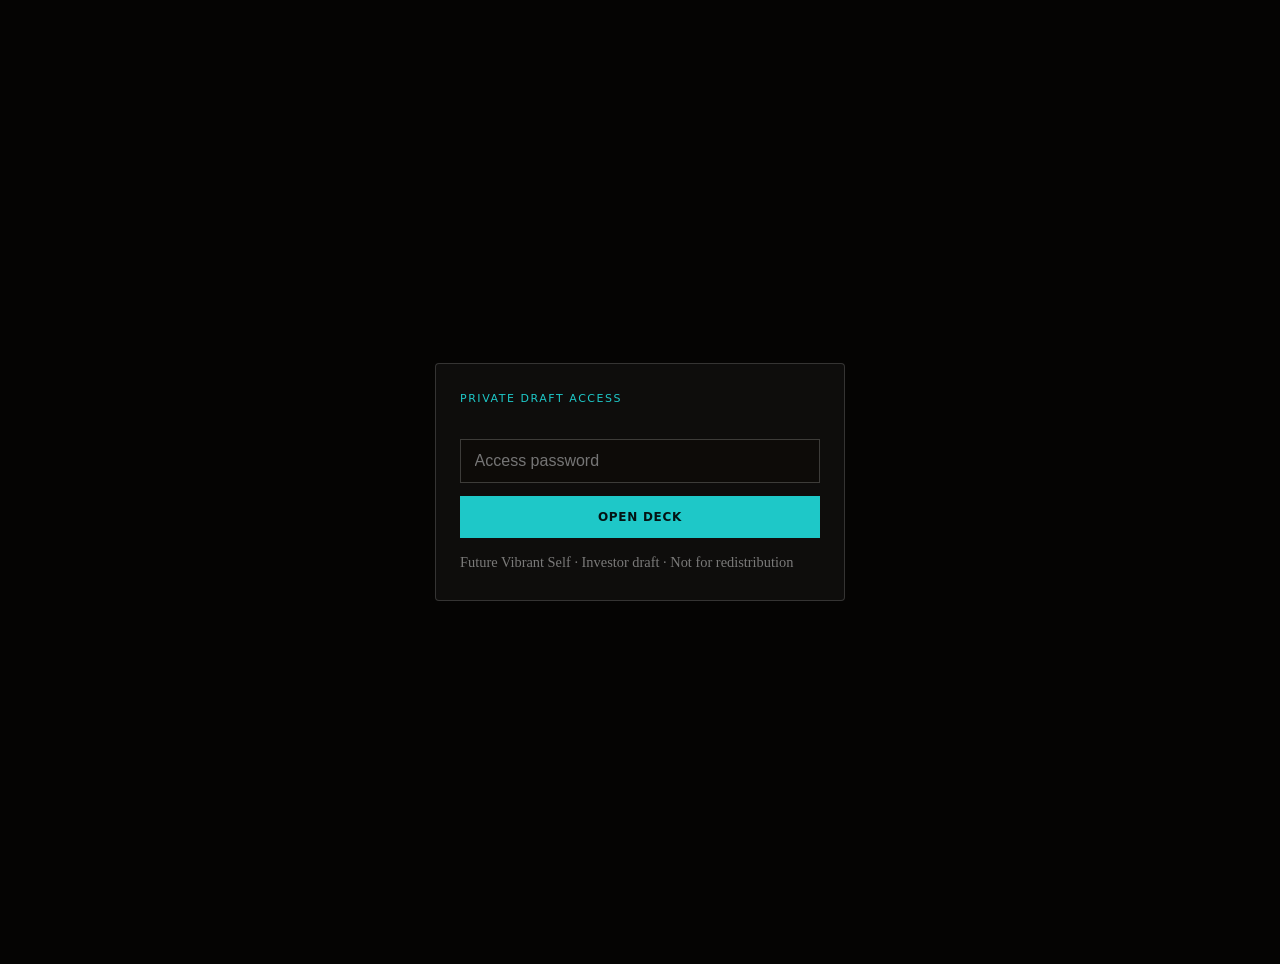
<file: pitch/deck.html>
<!DOCTYPE html>
<html lang="en">
<head>
<meta charset="utf-8" />
<meta name="robots" content="noindex, nofollow" />
<script>
  if (sessionStorage.getItem("fvs_pitch_ok") !== "1") {
    location.replace("./");
  }
</script>
<meta name="viewport" content="width=device-width, initial-scale=1" />
<meta http-equiv="Cache-Control" content="no-cache, no-store, must-revalidate" />
<meta http-equiv="Pragma" content="no-cache" />
<meta http-equiv="Expires" content="0" />
<title>Future Vibrant Self — Pre-Seed Pitch Deck (15)</title>
<link rel="preconnect" href="https://fonts.googleapis.com" />
<link rel="preconnect" href="https://fonts.gstatic.com" crossorigin />
<link href="https://fonts.googleapis.com/css2?family=Cormorant+Garamond:ital,wght@0,300;0,400;0,600;1,300;1,400;1,600;1,700&family=IBM+Plex+Mono:wght@400;500&family=League+Spartan:wght@400;500;600;700&family=Montserrat:wght@300;400;500;600&display=swap" rel="stylesheet" />
<style>
  :root {
    --void: #0D0B08;
    --deep: #050403;
    --ink: rgba(255, 255, 255, 0.88);
    --ink-2: rgba(255, 255, 255, 0.68);
    --ink-3: rgba(255, 255, 255, 0.38);
    --teal: #1EC8C8;
    --pink: #E84B8A;
    --gold: #F0A500;
    --hair: rgba(255, 255, 255, 0.16);
    --surface: rgba(255, 255, 255, 0.04);
    --surface-teal: rgba(30, 200, 200, 0.06);
    --media-h: clamp(240px, 44vh, 366px);
    --shadow-cine: 0 28px 64px -26px rgba(0, 0, 0, 0.9), 0 10px 26px -14px rgba(0, 0, 0, 0.65);
    --slide-w: min(1120px, 96vw);
    --slide-h: min(630px, 72vh);
    --font-display: "Cormorant Garamond", Georgia, serif;
    --font-head: "League Spartan", "Montserrat", "Helvetica Neue", Arial, sans-serif;
    --font-ui: "Montserrat", "Helvetica Neue", Helvetica, Arial, sans-serif;
    --font-mono: "IBM Plex Mono", ui-monospace, monospace;
  }
  * { box-sizing: border-box; }
  html, body {
    margin: 0;
    background: var(--deep);
    color: var(--ink);
    font-family: var(--font-display);
  }
  body { min-height: 100vh; }
  .chrome {
    position: sticky; top: 0; z-index: 20;
    display: flex; align-items: center; justify-content: space-between; gap: 1rem;
    padding: 0.65rem 1.25rem;
    background: rgba(13, 11, 8, 0.88);
    border-bottom: 1px solid var(--hair);
    backdrop-filter: blur(12px);
    font-family: var(--font-ui);
    font-size: 11px;
    letter-spacing: 0.12em;
    text-transform: uppercase;
  }
  .chrome .draft { color: var(--gold); font-weight: 600; }
  .chrome nav { display: flex; gap: 0.5rem; align-items: center; color: var(--ink-2); }
  .chrome button {
    background: var(--surface);
    color: var(--ink);
    border: 1px solid var(--hair);
    border-radius: 999px;
    padding: 0.45rem 0.85rem;
    cursor: pointer;
    font-family: var(--font-ui);
    font-size: 11px;
    letter-spacing: 0.08em;
    text-transform: uppercase;
  }
  .chrome button:hover { border-color: var(--teal); color: var(--teal); }
  .deck {
    padding: 1.5rem 1rem 4rem;
    display: flex;
    flex-direction: column;
    align-items: center;
    gap: 1.25rem;
  }
  .slide {
    width: var(--slide-w);
    min-height: var(--slide-h);
    background:
      radial-gradient(900px 420px at 8% -8%, rgba(30, 200, 200, 0.14), transparent 55%),
      radial-gradient(700px 380px at 92% 108%, rgba(232, 75, 138, 0.10), transparent 50%),
      linear-gradient(165deg, #14110e 0%, var(--void) 48%, #0a0907 100%);
    border: 1px solid var(--hair);
    border-radius: 4px;
    padding: 2.5rem 3rem;
    position: relative;
    overflow: hidden;
    display: flex;
    flex-direction: column;
    justify-content: center;
  }
  .slide::before {
    content: "";
    position: absolute;
    left: 0; right: 0; top: 0;
    height: 2px;
    background: linear-gradient(90deg, var(--teal), var(--pink), var(--gold));
    opacity: 0.14;
    pointer-events: none;
  }
  .slide::after {
    content: attr(data-num);
    position: absolute;
    right: 1.5rem;
    bottom: 1rem;
    font-family: var(--font-mono);
    font-size: 10px;
    letter-spacing: 0.14em;
    color: var(--ink-3);
  }
  .eyebrow {
    font-family: var(--font-ui);
    font-size: 10px;
    letter-spacing: 0.22em;
    text-transform: uppercase;
    color: var(--teal);
    margin: 0 0 0.7rem;
    font-weight: 500;
  }
  h1, h2 {
    margin: 0 0 0.65rem;
    font-family: var(--font-head);
    font-weight: 600;
    letter-spacing: -0.005em;
    color: var(--ink);
  }
  h1 { font-size: clamp(2.4rem, 4.2vw, 3.5rem); line-height: 1.02; font-weight: 700; }
  h2 { font-size: clamp(1.6rem, 2.9vw, 2.3rem); line-height: 1.1; }
  p, li { font-size: 1.02rem; line-height: 1.42; color: var(--ink-2); font-weight: 300; }
  .ui { font-family: var(--font-ui); font-weight: 400; }
  .muted { color: var(--ink-3); }
  .lockup {
    font-family: var(--font-display);
    font-style: italic;
    font-weight: 300;
    font-size: clamp(1.2rem, 2.1vw, 1.5rem);
    line-height: 1.3;
    background: linear-gradient(90deg, var(--teal), var(--pink));
    -webkit-background-clip: text;
    background-clip: text;
    color: transparent;
  }
  /* Slide 2 — clean left sequence; phone stays right */
  #s2.slide {
    justify-content: flex-start;
    padding-top: 2.35rem;
    padding-bottom: 2.35rem;
  }
  #s2 .eyebrow {
    margin: 1em 0 0.75rem; /* drop Problem + headline one space; stage compensated below */
    text-align: left;
    align-self: flex-start;
  }
  #s2 h2 {
    max-width: none;
    white-space: nowrap;
    margin: 0;
    text-align: left;
    align-self: flex-start;
    width: auto;
  }
  #s2 .s2-stage {
    --s2-line-gap: 0.35rem;
    --s2-group-gap: 1.85rem;
    position: relative;
    width: 100%;
    height: min(440px, 58vh);
    /* keep body/phone where they were */
    margin-top: calc(clamp(2rem, 5vh, 3.25rem) - 1em);
    align-self: stretch;
  }
  #s2 .s2-copy {
    position: absolute;
    left: 0; /* same left edge as eyebrow + headline */
    top: 11px;
    width: min(34em, 52%);
    margin: 0;
    text-align: left;
  }
  #s2 .s2-group p {
    margin: 0;
    font-size: clamp(1.28rem, 2.15vw, 1.55rem);
    line-height: 1.45;
    color: var(--ink);
    font-weight: 300;
  }
  #s2 .s2-group p + p { margin-top: var(--s2-line-gap); }
  #s2 .s2-group + .s2-group { margin-top: var(--s2-group-gap); }
  #s2 .s2-group p.s2-not-stories {
    margin-top: calc(var(--s2-line-gap) + 0.5em); /* half-space extra under "fragments" */
  }
  #s2 .s2-copy .hit {
    color: var(--teal);
    font-weight: 300; /* teal only — no bold */
  }
  #s2 .s2-copy strong {
    font-weight: 600;
    color: inherit;
  }
  #s2 .s2-underline {
    text-decoration: underline;
    text-underline-offset: 0.28em; /* half-space more air under the word */
  }
  #s2 .s2-dash {
    display: block;
    margin: 2.75rem 0 0.85rem; /* space after "Not stories." */
    font-family: var(--font-display);
    font-size: clamp(1.28rem, 2.15vw, 1.55rem);
    font-weight: 300;
    line-height: 1;
    color: var(--ink-2);
    letter-spacing: 0;
  }
  #s2 .s2-copy .lockup {
    display: block;
    position: static;
    left: auto;
    top: auto;
    margin: 0;
    font-size: clamp(1.28rem, 2.15vw, 1.55rem); /* match body */
    line-height: 1.45;
    max-width: 22em;
    text-align: left;
    /* pink ↔ lavender (same spectrum as other lockups) */
    background-image: linear-gradient(90deg, #C4B5FD 0%, #E0A0D8 42%, #E84B8A 100%);
    -webkit-background-clip: text;
    background-clip: text;
    -webkit-text-fill-color: transparent;
    color: transparent;
  }
  #s2 .s2-copy .lockup strong {
    font-weight: 600;
    font-style: italic; /* keep lockup italic */
    background-image: inherit;
    -webkit-background-clip: text;
    background-clip: text;
    -webkit-text-fill-color: transparent;
    color: transparent;
  }
  /*
   * S3 visual reference (measured @ 1120×630 slide):
   *   img 204 × 443.58px
   *   left 761.92 · top 93.2 · right inset 154.08 · border-radius 18px
   * Absolute coords are inset by the 1px slide border (padding-edge containing block).
   */
  #s2 .s2-phone {
    position: absolute;
    left: 760.92px; /* 761.92 − 1px border */
    top: 92.2px;    /* 93.2 − 1px border */
    margin: 0;
    z-index: 2;
  }
  #s2 .s2-phone img {
    display: block;
    width: 204px;
    max-width: 204px;
    height: 443.58px;
    object-fit: contain;
    object-position: center center;
    border-radius: 18px;
    border: 1px solid rgba(255, 255, 255, 0.14);
    box-shadow: var(--shadow-cine);
    background: #000;
  }
  /* Slide 3 — strict 54/46 grid; gaps only for hierarchy */
  #s3.slide {
    justify-content: center;
  }
  #s3 .s3-grid {
    display: grid;
    grid-template-columns: 54% 46%;
    column-gap: 1.75rem;
    align-items: center; /* right visual centers to left content block */
    width: 100%;
  }
  #s3 .s3-left {
    display: flex;
    flex-direction: column;
    align-items: stretch;
    min-width: 0;
  }
  #s3 .s3-left .eyebrow {
    margin: 0 0 0.65rem;
  }
  #s3 .s3-left h2 {
    margin: 0;
    max-width: 16em;
    /* ~one headline-height before steps */
    margin-bottom: 1.15em;
  }
  #s3 .s3-steps {
    list-style: none;
    margin: 0;
    padding: 0;
  }
  #s3 .s3-steps li {
    display: grid;
    grid-template-columns: 1.55rem minmax(0, 1fr);
    column-gap: 0.6rem;
    align-items: baseline;
    margin: 0;
    padding: 0;
    font-size: clamp(1.1rem, 1.8vw, 1.28rem);
    line-height: 1.35;
    color: var(--ink);
    font-weight: 300;
  }
  #s3 .s3-steps li + li { margin-top: 14px; } /* 12–16px */
  #s3 .s3-steps li.s3-step-nowrap span:last-child {
    white-space: nowrap;
  }
  #s3 .s3-steps .num {
    font-family: var(--font-ui);
    font-size: 0.7rem;
    font-weight: 500;
    letter-spacing: 0.12em;
    color: var(--pink); /* match slide 5 flowchart box numbers */
  }
  #s3 .s3-steps .weight {
    font-weight: 600;
  }
  #s3 .s3-dash {
    display: block;
    margin: 1.35rem 0 0.85rem; /* space, then dash above lockup */
    font-family: var(--font-display);
    font-size: clamp(1.1rem, 1.8vw, 1.28rem);
    font-weight: 300;
    line-height: 1;
    color: var(--ink-2);
  }
  #s3 .s3-left .lockup {
    margin: 0;
    font-size: clamp(1.1rem, 1.8vw, 1.28rem); /* match body steps */
    /* solid teal — no pink gradient; bold phrase matches */
    background: none;
    -webkit-background-clip: unset;
    background-clip: unset;
    -webkit-text-fill-color: var(--teal);
    color: var(--teal);
  }
  #s3 .s3-left .lockup strong {
    font-weight: 600;
    font-style: italic;
    background: none;
    -webkit-background-clip: unset;
    background-clip: unset;
    -webkit-text-fill-color: var(--teal);
    color: var(--teal);
  }
  #s3 .s3-right {
    display: flex;
    align-items: center;
    justify-content: center;
    min-width: 0;
  }
  #s3 .s3-visual {
    margin: 0;
    width: 56%; /* another ~15–20% reduction */
    max-width: 204px;
  }
  #s3 .s3-visual img {
    display: block;
    width: 100%;
    height: auto;
    object-fit: contain; /* full frame — no crop */
    border-radius: 18px;
    border: 1px solid rgba(255, 255, 255, 0.14);
    box-shadow: var(--shadow-cine);
    background: #000;
  }
  .tagline { font-style: italic; color: var(--ink-2); font-size: 1.15rem; font-weight: 300; }
  .grid-2 { display: grid; grid-template-columns: 1.15fr 0.85fr; gap: 1.25rem; align-items: center; }
  .grid-2-eq { display: grid; grid-template-columns: 1fr 1fr; gap: 1rem; align-items: start; }
  .grid-2-top { display: grid; grid-template-columns: 1fr 1fr; gap: 0.9rem; }
  .grid-3 { display: grid; grid-template-columns: repeat(3, 1fr); gap: 0.8rem; }
  .grid-4 { display: grid; grid-template-columns: repeat(4, 1fr); gap: 0.65rem; }
  .card {
    background: var(--surface);
    border: 1px solid var(--hair);
    border-radius: 2px;
    padding: 0.85rem 0.95rem;
  }
  .card.teal { background: var(--surface-teal); border-color: rgba(30, 200, 200, 0.22); }
  .card strong {
    display: block;
    margin-bottom: 0.3rem;
    font-family: var(--font-ui);
    font-size: 10px;
    letter-spacing: 0.12em;
    text-transform: uppercase;
    font-weight: 500;
    color: var(--teal);
  }
  .card p { margin: 0; font-size: 0.95rem; }
  .card .num {
    font-family: var(--font-mono);
    font-size: 11px;
    color: var(--pink);
    letter-spacing: 0.08em;
    margin-bottom: 0.3rem;
  }
  /* Slide 5 — short phrase body in flow boxes */
  #s5 .grid-4 .card p {
    font-size: 1.08rem;
    font-weight: 300;
    line-height: 1.3;
    white-space: nowrap;
    color: var(--ink-2);
  }
  ul { margin: 0.35rem 0 0; padding-left: 1.05rem; }
  li + li { margin-top: 0.28rem; }
  table {
    width: 100%;
    border-collapse: collapse;
    font-family: var(--font-ui);
    font-size: 0.82rem;
  }
  table.table-roomy {
    font-size: 0.95rem;
  }
  table.table-roomy th,
  table.table-roomy td {
    padding: 0.72rem 0.85rem 0.72rem 0;
  }
  th, td {
    text-align: left;
    padding: 0.42rem 0.35rem;
    border-bottom: 1px solid var(--hair);
    vertical-align: top;
    color: var(--ink-2);
  }
  th {
    color: var(--teal);
    font-weight: 500;
    letter-spacing: 0.1em;
    font-size: 0.64rem;
    text-transform: uppercase;
  }
  td:last-child { color: var(--ink); }
  .flag {
    display: inline-block;
    font-family: var(--font-ui);
    font-size: 9px;
    letter-spacing: 0.1em;
    text-transform: uppercase;
    color: var(--void);
    background: var(--gold);
    padding: 0.18rem 0.4rem;
    border-radius: 2px;
    font-weight: 600;
  }
  /* ===== Cinematic media system — one look across every slide ===== */
  .media-row {
    display: flex;
    gap: 1.15rem;
    justify-content: center;
    align-items: flex-end;
    flex-wrap: wrap;
  }
  .media-row.center { align-items: center; }
  /* Slide 3: identical portrait frames — same ratio, same size */
  .media-duo {
    display: grid;
    grid-template-columns: 1fr 1fr;
    gap: 0.85rem;
    align-items: stretch;
    justify-items: stretch;
    width: 100%;
    max-width: 420px;
    margin-left: auto;
  }
  .media-duo figure.media {
    display: flex;
    flex-direction: column;
    height: 100%;
  }
  .media-duo .frame {
    flex: 1;
    width: 100%;
    aspect-ratio: 473 / 1024; /* matches story-doc-audio.png */
    border-radius: 16px;
    overflow: hidden;
    border: 1px solid rgba(255, 255, 255, 0.14);
    box-shadow: var(--shadow-cine);
    background: #0a0907;
  }
  .media-duo .frame img {
    width: 100%;
    height: 100%;
    object-fit: cover;
    object-position: center;
    display: block;
  }
  /* Full UI, no crop — readable story + audio */
  .media-duo .frame.frame-ui {
    background: #061412;
  }
  .media-duo .frame.frame-ui img {
    object-fit: contain;
    object-position: center;
  }
  .media-duo figcaption {
    min-height: 2.4em;
    display: flex;
    align-items: flex-start;
    justify-content: center;
  }
  /* Product slide: three equal outcome phones — room-readable */
  .outcome-trio {
    display: grid;
    grid-template-columns: repeat(3, 1fr);
    gap: 2.25rem;
    width: 100%;
    max-width: 860px;
    margin: 1.15rem auto 0;
    align-items: start;
  }
  .outcome-trio figure {
    margin: 0;
    display: flex;
    flex-direction: column;
    align-items: center;
    text-align: center;
  }
  .outcome-trio .shot {
    width: 100%;
    max-width: 200px;
    aspect-ratio: 9 / 19.5;
    border-radius: 22px;
    overflow: hidden;
    border: 1px solid rgba(255, 255, 255, 0.16);
    box-shadow: var(--shadow-cine);
    background: #061412;
  }
  .outcome-trio .shot img {
    width: 100%;
    height: 100%;
    object-fit: cover;
    object-position: center;
    display: block;
  }
  .outcome-trio .shot.shot-ui img {
    object-fit: contain;
    object-position: center top;
  }
  .outcome-trio .shot.shot-hand {
    background: #f2f0eb;
  }
  .outcome-trio .shot.shot-hand img {
    object-fit: cover;
    object-position: center 42%;
  }
  .outcome-step {
    margin: 0 0 0.7rem;
    font-family: var(--font-display);
    font-style: italic;
    font-weight: 300;
    font-size: clamp(1.15rem, 1.8vw, 1.35rem);
    color: var(--ink);
    line-height: 1.2;
  }
  .outcome-cap {
    margin: 0.75rem 0 0;
    max-width: 12em;
    font-family: var(--font-ui);
    font-weight: 400;
    font-size: 0.78rem;
    letter-spacing: 0.04em;
    line-height: 1.35;
    color: var(--ink); /* white — captions under Story / Movie / Chapters */
  }
  figure.media { margin: 0; text-align: center; }
  figure.media figcaption,
  .media-cap {
    font-family: var(--font-ui);
    font-size: 10px;
    letter-spacing: 0.1em;
    color: var(--ink-3);
    margin-top: 0.55rem;
    text-transform: uppercase;
    text-align: center;
  }
  /* Portrait phone screenshots — uniform height keeps slides even */
  .screen {
    height: var(--media-h);
    width: auto;
    max-width: 100%;
    display: block;
    border-radius: 20px;
    border: 1px solid rgba(255, 255, 255, 0.14);
    background: #000;
    box-shadow: var(--shadow-cine);
  }
  /* Photographic hero (studio hand) — soft frame, no hard bezel */
  .photo {
    height: var(--media-h);
    width: auto;
    max-width: 100%;
    display: block;
    border-radius: 16px;
    object-fit: cover;
    box-shadow: var(--shadow-cine);
  }
  /* Landscape framed media (trailer still, prompt banner, logo motion) */
  .plate {
    width: 100%;
    display: block;
    border-radius: 8px;
    border: 1px solid rgba(255, 255, 255, 0.14);
    background: #000;
    object-fit: cover;
    box-shadow: var(--shadow-cine);
  }
  /* Cinematic video frame with play affordance */
  .video-embed {
    position: relative;
    width: 100%;
    aspect-ratio: 16 / 9;
    border-radius: 8px;
    overflow: hidden;
    border: 1px solid rgba(255, 255, 255, 0.14);
    box-shadow: var(--shadow-cine);
    background: #000;
  }
  .video-embed video {
    width: 100%;
    height: 100%;
    display: block;
    object-fit: contain;
    background: #000;
  }
  .trailer-stage { position: relative; }
  .trailer-poster {
    position: absolute;
    inset: 0;
    z-index: 2;
    margin: 0;
    padding: 0;
    border: 0;
    cursor: pointer;
    background: #000;
    line-height: 0;
  }
  .trailer-poster img {
    width: 100%;
    height: 100%;
    object-fit: contain;
    display: block;
    background: #000;
  }
  .trailer-poster .play-btn {
    position: absolute;
    left: 50%; top: 50%;
    transform: translate(-50%, -50%);
    width: 68px; height: 68px;
    border-radius: 50%;
    background: rgba(13, 11, 8, 0.55);
    border: 1px solid rgba(255, 255, 255, 0.7);
    backdrop-filter: blur(2px);
    pointer-events: none;
  }
  .trailer-poster .play-btn::after {
    content: "";
    position: absolute;
    left: 54%; top: 50%;
    transform: translate(-50%, -50%);
    border-style: solid;
    border-width: 12px 0 12px 20px;
    border-color: transparent transparent transparent rgba(255, 255, 255, 0.95);
  }
  .trailer-poster:hover .play-btn {
    transform: translate(-50%, -50%) scale(1.08);
    background: rgba(30, 200, 200, 0.35);
  }
  .trailer-stage.is-playing .trailer-poster { display: none; }
  .video-embed iframe {
    position: absolute;
    inset: 0;
    width: 100%;
    height: 100%;
    border: 0;
    display: block;
  }
  .video-frame {
    position: relative;
    display: block;
    line-height: 0;
    width: 100%;
    aspect-ratio: 16 / 9;
    border-radius: 8px;
    overflow: hidden;
    border: 1px solid rgba(255, 255, 255, 0.14);
    box-shadow: var(--shadow-cine);
    background: #000;
  }
  .video-frame img {
    width: 100%;
    height: 100%;
    object-fit: contain; /* full thumbnail — no crop */
    display: block;
    background: #000;
  }
  .video-frame .play-btn {
    position: absolute;
    left: 50%; top: 50%;
    transform: translate(-50%, -50%);
    width: 68px; height: 68px;
    border-radius: 50%;
    background: rgba(13, 11, 8, 0.55);
    border: 1px solid rgba(255, 255, 255, 0.7);
    backdrop-filter: blur(2px);
    transition: transform 0.18s ease, background 0.18s ease;
    pointer-events: none;
  }
  .video-frame .play-btn::after {
    content: "";
    position: absolute;
    left: 54%; top: 50%;
    transform: translate(-50%, -50%);
    border-style: solid;
    border-width: 12px 0 12px 20px;
    border-color: transparent transparent transparent rgba(255, 255, 255, 0.95);
  }
  .video-frame:hover .play-btn { transform: translate(-50%, -50%) scale(1.08); background: rgba(30, 200, 200, 0.35); }
  .photo-round {
    width: clamp(170px, 20vw, 210px);
    height: clamp(170px, 20vw, 210px);
    object-fit: cover;
    border-radius: 50%;
    border: 1px solid rgba(30, 200, 200, 0.4);
    box-shadow: var(--shadow-cine);
    display: block;
  }
  /* Slide 15 — Close */
  #s15.slide {
    justify-content: center;
  }
  #s15 .s15-grid {
    display: grid;
    grid-template-columns: 1fr 1fr;
    column-gap: 2.5rem;
    align-items: center;
    width: 100%;
  }
  #s15 .s15-copy {
    display: flex;
    flex-direction: column;
    justify-content: center;
    min-width: 0;
  }
  #s15 .s15-copy .eyebrow {
    margin: 0 0 0.85rem;
  }
  #s15 .s15-name {
    margin: 0 0 0.45rem;
    font-family: var(--font-head);
    font-size: clamp(2rem, 3.4vw, 2.7rem);
    font-weight: 700;
    line-height: 1.05;
    color: var(--ink);
  }
  #s15 .s15-role {
    margin: 0 0 1.1rem;
    font-size: 1.05rem;
    color: var(--ink-2);
    font-weight: 300;
  }
  #s15 .s15-lockup {
    margin: 0 0 1.35rem;
    font-size: clamp(1.25rem, 2vw, 1.45rem);
  }
  #s15 .s15-contact {
    max-width: 26em;
    padding: 1.05rem 1.15rem;
  }
  #s15 .s15-contact .s15-contact-row {
    margin: 0;
    font-family: var(--font-ui);
    color: var(--ink);
  }
  #s15 .s15-contact .s15-contact-row + .s15-contact-row {
    margin-top: 1.1rem;
  }
  #s15 .s15-contact-label {
    display: block;
    color: var(--teal);
    font-size: 10px;
    letter-spacing: 0.14em;
    text-transform: uppercase;
    font-weight: 600;
    margin-bottom: 0.3rem;
  }
  #s15 .s15-photo-wrap {
    display: flex;
    align-items: center;
    justify-content: center;
    height: 100%;
  }
  #s15 .s15-photo-wrap .photo-round {
    width: clamp(220px, 26vw, 280px);
    height: clamp(220px, 26vw, 280px);
  }
  .logo {
    width: 64px;
    height: 64px;
    object-fit: contain;
    border-radius: 10px;
    background: #000;
    border: 1px solid var(--hair);
    margin-bottom: 1rem;
  }
  /* Even two-up: copy + media, vertically matched */
  .split-even {
    display: grid;
    grid-template-columns: 1fr 1fr;
    gap: 2rem;
    align-items: center;
    width: 100%;
  }
  .split-copy { min-width: 0; }
  .split-media {
    min-width: 0;
    display: flex;
    flex-direction: column;
    justify-content: center;
    align-self: center;
  }
  /* Founder proof: trailer stays centered; copy centers to match it */
  #s8.slide {
    justify-content: stretch;
  }
  #s8 .split-even {
    flex: 1 1 auto;
    grid-template-columns: minmax(0, 1fr) minmax(0, 1.05fr);
    grid-template-rows: 1fr;
    gap: 1.75rem;
    align-items: center; /* text + trailer share the same vertical center */
    min-height: 0;
    height: 100%;
  }
  #s8 .split-copy {
    align-self: center;
  }
  #s8 .split-media {
    align-self: center;
    padding-top: 0;
    display: flex;
    flex-direction: column;
    justify-content: center;
    align-items: stretch;
    min-height: 0;
  }
  #s8 .split-copy .eyebrow {
    margin-top: 0;
    margin-bottom: 0.7rem;
    font-size: 10px; /* match other slides (was inflated by body p rule) */
  }
  #s8 .split-copy h2 { margin-bottom: 0.85rem; }
  #s8 .split-copy p:not(.lockup):not(.eyebrow) {
    margin-top: 0;
    margin-bottom: 0.7rem;
    font-size: 1.15rem; /* one step up from default body — not eyebrow/title */
  }
  #s8 .split-copy .s8-dash {
    display: block;
    margin: 1.65rem 0 0.85rem; /* space after proof-of-concept line, then dash */
    font-family: var(--font-display);
    font-size: 1.2rem;
    font-weight: 300;
    line-height: 1;
    color: var(--ink-2);
  }
  #s8 .split-copy .lockup {
    margin-top: 0;
    margin-bottom: 0;
    font-size: 1.2rem;
    background: none;
    -webkit-background-clip: unset;
    background-clip: unset;
    -webkit-text-fill-color: var(--teal);
    color: var(--teal);
  }
  #s8 .split-copy .lockup strong {
    font-weight: 600;
    font-style: italic;
    background: none;
    -webkit-background-clip: unset;
    background-clip: unset;
    -webkit-text-fill-color: var(--teal);
    color: var(--teal);
  }
  #s8 .video-embed { max-width: 100%; margin-top: 0; }
  #s9 .s9-footer {
    margin: 1.25rem 0 0;
    font-family: var(--font-display);
    font-style: italic;
    font-weight: 300;
    font-size: clamp(1.2rem, 2.1vw, 1.5rem); /* match .lockup size */
    line-height: 1.3;
    background-image: linear-gradient(90deg, #C4B5FD 0%, #E0A0D8 42%, #E84B8A 100%);
    -webkit-background-clip: text;
    background-clip: text;
    -webkit-text-fill-color: transparent;
    color: transparent;
  }
  #s9 .s9-lockup {
    margin-top: 0.55rem;
    margin-bottom: 0;
  }
  .logo.logo-hero {
    width: clamp(160px, 20vw, 220px);
    height: clamp(160px, 20vw, 220px);
    margin: 0;
    flex-shrink: 0;
    border-radius: 22px;
    border: 1px solid rgba(30, 200, 200, 0.28);
  }
  .brand-motion {
    width: 100%;
    max-width: 460px;
    aspect-ratio: 16 / 9;
    object-fit: cover;
    object-position: center;
    margin: 0 auto;
    border-radius: 12px;
    border: 1px solid rgba(30, 200, 200, 0.28);
    box-shadow: var(--shadow-cine);
    background: #000;
    display: block;
  }
  .title-slide {
    min-height: calc(var(--slide-h) - 2rem);
  }
  /* Title slide: vertically centered like other slides; GIF still rules left-copy height */
  #s1.slide {
    justify-content: center; /* was flex-start — caused the top-heavy empty bottom */
  }
  #s1 .title-lock {
    position: relative;
    width: 100%;
  }
  #s1 .brand-motion {
    display: block;
    width: min(52%, 580px);
    max-width: none;
    margin: 0 0 0 auto;
    height: auto;
    aspect-ratio: 16 / 9;
    object-fit: contain;
  }
  #s1 .title-copy {
    position: absolute;
    left: 0;
    top: 0;
    bottom: 0; /* = GIF border-box bottom */
    width: calc(48% - 1.25rem);
    min-width: 0;
  }
  #s1 .title-top {
    position: absolute;
    left: 0;
    right: 0;
    top: 0;
  }
  #s1 .title-top h1 {
    margin: 0 0 0.65rem;
    white-space: nowrap;
    font-size: clamp(2.35rem, 4vw, 3.2rem);
    line-height: 0.92;
    letter-spacing: -0.025em;
    /* JS sets margin-top so CAP ink (not the line box) meets the GIF top border */
  }
  #s1 .title-top .promise { margin-top: 0; }
  #s1 .title-top .tagline { margin-top: 0.85rem; }
  #s1 .title-foot {
    position: absolute;
    left: 0;
    right: 0;
    bottom: 0; /* stack sits on GIF bottom; email ink locked by JS */
    display: flex;
    flex-direction: column;
    align-items: flex-start;
    gap: 0.3rem;
    margin: 0;
    font-family: var(--font-ui);
    font-size: 11px;
    letter-spacing: 0.03em;
    color: var(--ink-3);
    line-height: 1.15;
  }
  #s1 .title-foot .foot-role {
    margin: 0;
    color: var(--ink-3);
  }
  #s1 .title-foot .foot-name {
    color: #ffffff !important;
    -webkit-text-fill-color: #ffffff;
    font-weight: 700 !important;
    font-family: var(--font-head);
  }
  #s1 .title-foot .sep {
    opacity: 0.55;
    padding: 0 0.2em;
  }
  #s1 .title-foot .contact-link {
    display: inline-block;
    line-height: 1.15;
  }
  #s1 .title-foot .foot-email {
    margin: 0;
    /* JS: bottom of this line = GIF bottom border */
  }
  .title-slide h1 { margin-bottom: 0.85rem; }
  .title-slide .promise {
    margin: 0;
    max-width: 22em;
    font-size: clamp(1.25rem, 2.1vw, 1.55rem);
    line-height: 1.35;
    color: var(--ink);
  }
  .title-slide .tagline {
    margin: 1.15rem 0 0;
    font-size: calc(1.2rem + 1pt);
    font-style: italic;
    color: var(--ink-2);
  }
  .footer-note {
    font-family: var(--font-ui);
    font-size: 11px;
    letter-spacing: 0.03em;
    color: var(--ink-3);
    margin-top: 0.85rem;
  }
  .checklist { list-style: none; margin: 0.5rem 0 0; padding: 0; }
  .checklist li {
    font-family: var(--font-ui);
    font-size: 0.9rem;
    color: var(--ink-2);
    margin: 0.35rem 0;
    padding-left: 1.15rem;
    position: relative;
  }
  .checklist li::before {
    content: "";
    position: absolute;
    left: 0;
    top: 0.42em;
    width: 7px;
    height: 7px;
    border-radius: 50%;
    border: 1px solid var(--ink-3);
  }
  .checklist li.done::before {
    background: var(--teal);
    border-color: var(--teal);
  }
  /* Slide 12 — hierarchy only: Done → Now → Next → Then */
  #s12.slide {
    justify-content: flex-start;
  }
  /* Drop eyebrow + headline only — cut dead air above; lists/boxes stay centered */
  #s12 .eyebrow {
    margin-top: 2.75rem;
  }
  #s12 h2 {
    /* keep largest text on slide */
    font-size: clamp(1.6rem, 2.9vw, 2.3rem);
  }
  #s12 .s12-grid {
    display: grid;
    grid-template-columns: 1fr 1fr;
    gap: 0.9rem;
    margin-top: 0.85rem;
    align-items: start;
    width: 100%;
    /* columns are absolutely centered; grid keeps horizontal lanes */
    min-height: 0;
  }
  /* Status lists share the same vertical center as the roadmap boxes */
  #s12 .s12-left {
    position: absolute;
    top: 50%;
    left: 3rem; /* match slide padding */
    transform: translateY(-50%);
    width: calc((100% - 6rem - 0.9rem) / 2);
    margin: 0;
  }
  #s12 .s12-label {
    margin: 0 0 0.35rem;
    font-family: var(--font-ui);
    font-size: 0.72rem;
    letter-spacing: 0.12em;
    text-transform: uppercase;
    color: var(--ink-3);
    font-weight: 400;
  }
  #s12 .s12-label-open {
    margin-top: 1rem;
  }
  #s12 .s12-done {
    margin-top: 0;
  }
  #s12 .s12-done li {
    color: var(--ink); /* brighter — main proof */
  }
  #s12 .s12-open {
    margin-top: 0;
  }
  #s12 .s12-open li {
    color: var(--ink-3); /* more muted — pending */
  }
  #s12 .s12-open li::before {
    border-color: rgba(255, 255, 255, 0.22);
  }
  /* Three boxes: vertically centered between slide top & bottom borders */
  #s12 .s12-roadmap {
    position: absolute;
    top: 50%;
    right: 3rem; /* match slide padding */
    transform: translateY(-50%);
    width: calc((100% - 6rem - 0.9rem) / 2);
    display: flex;
    flex-direction: column;
    gap: 0.65rem;
    padding-top: 0;
    margin: 0;
  }
  #s12 .s12-now p {
    font-size: 1.05rem;
    color: var(--ink);
    font-weight: 400;
  }
  #s12 .s12-next,
  #s12 .s12-then {
    border-color: rgba(255, 255, 255, 0.10);
    background: rgba(255, 255, 255, 0.02);
  }
  #s12 .s12-next strong,
  #s12 .s12-then strong {
    color: var(--ink-3);
  }
  #s12 .s12-next p,
  #s12 .s12-then p {
    font-size: 0.95rem;
    color: var(--ink-3);
    font-weight: 300;
  }
  .q { font-style: italic; color: var(--ink); font-size: 1rem; }
  .diff-banner {
    margin-top: 0.85rem;
    padding: 0.75rem 0.95rem;
    border: 1px solid rgba(30, 200, 200, 0.35);
    background: var(--surface-teal);
  }
  .diff-banner p {
    margin: 0;
    color: var(--ink);
    font-size: 1.02rem;
  }
  #s6 tr.fvs-row td {
    color: var(--ink);
    font-weight: 500;
    border-top: 1px solid rgba(30, 200, 200, 0.35);
  }
  #s6 tr.fvs-row td:first-child {
    color: rgba(255, 255, 255, 0.92);
    text-transform: uppercase;
    letter-spacing: 0.04em;
  }
  #s6 .diff-banner .lockup {
    margin-top: 0;
    display: inline-block;
    font-family: var(--font-display);
    font-style: italic;
    font-weight: 300;
    font-size: calc(1.3rem + 2pt);
    line-height: 1.3;
    /* pink ↔ lavender spectrum (Frank ref) */
    background-color: transparent;
    background-image: linear-gradient(90deg, #C4B5FD 0%, #E0A0D8 42%, #E84B8A 100%);
    -webkit-background-clip: text !important;
    background-clip: text !important;
    -webkit-text-fill-color: transparent !important;
    color: transparent !important;
  }
  #s6 .diff-banner .lockup .lockup-punch {
    background: none;
    -webkit-background-clip: border-box;
    background-clip: border-box;
    -webkit-text-fill-color: var(--teal);
    color: var(--teal);
    font-weight: 600;
  }
  #s7.slide {
    justify-content: flex-start; /* lift Who it’s for / You — less top dead air */
    padding-top: 2.1rem;
    padding-bottom: 2.1rem;
  }
  #s7 .s7-grid {
    display: grid;
    grid-template-columns: 52% 48%;
    column-gap: 2.25rem;
    align-items: center; /* image centers to full left text block */
    width: 100%;
    flex: 1 1 auto;
    min-height: 0;
  }
  /* Left column: four evenly paced groups — spacing only */
  #s7 .s7-left {
    min-width: 0;
    margin: 0;
    padding: 0;
    text-align: left;
  }
  #s7 .s7-left .eyebrow {
    margin: 0 0 0.4rem; /* keep close to You. */
    text-align: left;
  }
  #s7 .s7-left h2 {
    margin: 0.5em 0 18px; /* half-space down; keep gap to statement */
    text-align: left;
  }
  #s7 .s7-sub {
    font-family: var(--font-ui);
    font-size: 0.92rem;
    letter-spacing: 0.1em;
    text-transform: uppercase;
    color: var(--ink-2);
    font-weight: 400;
    margin: 0 0 22px; /* 20–24px to pills — top group continues */
    text-align: left;
  }
  #s7 .s7-sub strong {
    font-weight: 700;
    color: rgba(255, 255, 255, 0.88);
  }
  #s7 .s7-flywheel {
    justify-content: flex-start;
    margin: 0 0 40px; /* 36–44px after pills → second group */
    gap: 0.5rem;
    padding: 0;
  }
  #s7 .s7-flywheel span {
    padding: 0.42rem 0.6rem;
    font-size: 0.7rem;
  }
  #s7 .s7-flywheel .arrow { display: none; }
  #s7 .s7-copy {
    margin: 0;
    padding: 0;
    text-align: left;
  }
  #s7 .s7-copy p {
    margin: 0;
    font-size: clamp(1.02rem, 1.55vw, 1.15rem);
    line-height: 1.42;
    color: var(--ink);
    font-weight: 300;
    text-align: left;
  }
  #s7 .s7-copy .s7-bold {
    font-weight: 600;
    color: var(--ink);
    margin: 0 0 calc(16px + 0.5em); /* half-space extra before FVS paragraph */
  }
  #s7 .s7-dash {
    display: block;
    margin: 40px 0 0.85rem; /* same larger gap before close, then dash */
    font-family: var(--font-display);
    font-size: calc(1.2rem + 1pt);
    font-weight: 300;
    line-height: 1;
    color: var(--ink-2);
    text-align: left;
  }
  #s7 .s7-copy .lockup {
    margin-top: 0;
    margin-bottom: 0;
    font-size: calc(1.2rem + 1pt);
    font-weight: 600; /* bold only — color treatment unchanged */
    background-image: linear-gradient(90deg, #C4B5FD 0%, #E0A0D8 40%, #E84B8A 70%, #1EC8C8 100%);
    -webkit-background-clip: text;
    background-clip: text;
    -webkit-text-fill-color: transparent;
    color: transparent;
    text-align: left;
  }
  #s7 .s7-right {
    display: flex;
    align-items: center;
    justify-content: flex-start; /* nudge image left — more right gutter */
    min-width: 0;
    padding-right: 0.85rem;
  }
  #s7 .s7-visual {
    margin: 0;
    width: min(100%, 455px); /* a little bigger */
  }
  #s7 .s7-visual img {
    display: block;
    width: 100%;
    height: auto;
    max-height: min(500px, 64vh);
    object-fit: cover;
    object-position: center center;
    border: 0;
    border-radius: 0;
    box-shadow: none;
  }
  .flywheel {
    display: flex;
    flex-wrap: wrap;
    gap: 0.45rem;
    align-items: center;
    justify-content: center;
    font-family: var(--font-ui);
    font-size: 0.78rem;
    letter-spacing: 0.04em;
    text-transform: uppercase;
    color: var(--ink-2);
  }
  .flywheel span {
    background: var(--surface);
    border: 1px solid var(--hair);
    padding: 0.55rem 0.75rem;
    border-radius: 2px;
  }
  .flywheel span.ns {
    border-color: rgba(30, 200, 200, 0.45);
    color: var(--teal);
    font-weight: 600;
  }
  .flywheel .arrow { border: 0; background: transparent; color: var(--pink); padding: 0 0.15rem; font-size: 1rem; }
  .flywheel-hero {
    margin-top: 1.35rem;
    padding: 1.25rem 1.35rem;
    border: 1px solid rgba(30, 200, 200, 0.28);
    background: var(--surface-teal);
  }
  .action-pair {
    display: grid;
    grid-template-columns: 1fr 1fr;
    gap: 0.9rem;
    margin-top: 1.1rem;
  }
  .action-pair .card .num {
    font-family: var(--font-mono);
    font-size: 12px;
    color: var(--pink);
    letter-spacing: 0.08em;
    margin-bottom: 0.4rem;
  }
  .action-pair .card p {
    margin: 0;
    font-size: 1.15rem;
    color: var(--ink);
    line-height: 1.35;
  }
  /* Slide 10 — Growth Loop */
  #s10 .s10-sub {
    margin: 0.4rem 0 0;
    max-width: 38em;
    color: var(--ink-2);
  }
  #s10 .action-pair {
    margin-top: 1rem;
    margin-bottom: 0.15rem;
  }
  #s10 .action-pair .card {
    padding: 1.05rem 1.15rem;
  }
  #s10 .action-pair .card p {
    font-size: 1.22rem;
    font-weight: 400;
  }
  #s10 .growth-loop {
    margin-top: 1.35rem;
    padding: 1.35rem 1.4rem 1.45rem;
    border: 1px solid rgba(30, 200, 200, 0.32);
    background: var(--surface-teal);
  }
  #s10 .growth-loop-title {
    margin: 0 0 1.15rem;
    font-family: var(--font-ui);
    font-size: 0.72rem;
    letter-spacing: 0.12em;
    text-transform: uppercase;
    color: var(--teal);
    font-weight: 500;
    text-align: center;
    white-space: nowrap;
  }
  #s10 .growth-loop-track {
    display: flex;
    align-items: stretch;
    justify-content: space-between;
    gap: 0.35rem;
    width: 100%;
  }
  #s10 .growth-loop-track .stage {
    flex: 1 1 0;
    min-width: 0;
    display: flex;
    align-items: center;
    justify-content: center;
    text-align: center;
    background: var(--surface);
    border: 1px solid var(--hair);
    border-radius: 2px;
    padding: 0.7rem 0.4rem;
    font-family: var(--font-ui);
    font-size: 0.68rem;
    letter-spacing: 0.06em;
    text-transform: uppercase;
    color: var(--ink);
    line-height: 1.25;
  }
  #s10 .growth-loop-track .arrow {
    flex: 0 0 auto;
    align-self: center;
    color: var(--pink);
    font-size: 1rem;
    padding: 0 0.05rem;
  }
  #s10 .s10-metric {
    margin: 2.35rem 0 0;
    font-family: var(--font-ui);
    font-size: 0.72rem;
    letter-spacing: 0.06em;
    text-transform: uppercase;
    color: var(--ink);
    text-align: center;
    font-weight: 500;
  }
  #s10 .s10-metric-label {
    text-decoration: underline;
    text-underline-offset: 0.2em;
  }
  #s10 .s10-lockup {
    margin-top: 2.35rem;
    text-align: center;
    max-width: 36em;
    margin-left: auto;
    margin-right: auto;
  }
  /* Slide 14 — The Ask · final hierarchy */
  /* Slide 13 — Why Now */
  #s13 .s13-grid {
    display: grid;
    grid-template-columns: 1fr 1fr;
    column-gap: 1.25rem;
    margin-top: 0.85rem;
    align-items: stretch;
  }
  #s13 .s13-copy {
    display: flex;
    flex-direction: column;
    height: 100%;
  }
  #s13 .s13-copy > p:not(.s13-lockup) {
    margin: 0 0 1.2rem; /* +half space between body paragraphs */
    font-size: 1.15rem;
  }
  #s13 .s13-lockup-block {
    margin: auto 0 0; /* keep lockup band aligned with Tomorrow card */
  }
  #s13 .s13-dash {
    display: block;
    margin: 0 0 0.85rem;
    font-family: var(--font-display);
    font-size: 1.25rem;
    font-weight: 300;
    line-height: 1;
    color: var(--ink-2);
  }
  #s13 .s13-lockup {
    margin: 0 !important;
    font-size: 1.25rem;
    background: none;
    -webkit-background-clip: unset;
    background-clip: unset;
    -webkit-text-fill-color: var(--teal);
    color: var(--teal);
  }
  #s13 .s13-lockup strong {
    font-weight: 600;
    font-style: italic;
    background: none;
    -webkit-background-clip: unset;
    background-clip: unset;
    -webkit-text-fill-color: var(--teal);
    color: var(--teal);
  }
  #s13 .s13-cards {
    display: flex;
    flex-direction: column;
    height: 100%;
    gap: 1.1rem; /* space between Today / Tomorrow */
  }
  #s13 #s13-tomorrow {
    margin-top: auto; /* keep bottom box aligned with lockup */
  }
  #s13 .s13-card-body {
    margin: 0.35rem 0 0;
    font-family: var(--font-ui);
    font-size: 0.9rem;
    color: var(--ink-2);
    font-weight: 400;
    line-height: 1.42;
  }
  #s13 .s13-cards ul.ui {
    font-size: 0.9rem;
    color: var(--ink-2);
    margin: 0.35rem 0 0;
    padding-left: 1.05rem;
  }

  /* Slide 11 — conclusion lockup */
  #s11.slide {
    justify-content: flex-start;
  }
  #s11 .s11-conclusion {
    margin-top: auto;
    margin-bottom: 3.5rem; /* ~56px above page number */
    max-width: none;
    width: max-content;
    align-self: flex-start;
  }
  #s11 .s11-conclusion-rule {
    width: 2rem;
    height: 1px;
    background: var(--teal);
    opacity: 0.85;
    margin: 0 0 0.75rem;
  }
  #s11 .s11-conclusion-label {
    margin: 0 0 0.4rem;
    font-family: var(--font-ui);
    font-size: 10px;
    letter-spacing: 0.22em;
    text-transform: uppercase;
    color: var(--teal);
    font-weight: 500;
  }
  #s11 .s11-conclusion-line {
    margin: 0;
    font-family: var(--font-ui);
    font-size: clamp(0.875rem, 1.3vw, 1.0625rem);
    font-weight: 600;
    line-height: 1.2;
    color: var(--ink);
    font-style: normal;
    white-space: nowrap !important;
    display: block;
    width: max-content;
    max-width: none;
  }
  #s14 .eyebrow { margin-bottom: 0.55rem; }
  #s14 h2 {
    max-width: none;
    font-family: var(--font-head);
    font-size: clamp(1.6rem, 2.9vw, 2.3rem); /* match Slide 13 / default h2 */
    font-weight: 600;
    line-height: 1.1;
    letter-spacing: -0.005em;
    margin: 0 0 0.65rem;
    white-space: nowrap;
  }
  #s14 .s14-grid {
    display: grid;
    grid-template-columns: 1.08fr 1fr;
    column-gap: 1.5rem;
    margin-top: 1.15rem;
    align-items: stretch;
  }
  #s14 .s14-left {
    padding: 1.3rem 1.35rem 1.4rem;
    height: 100%;
  }
  #s14 .s14-right {
    padding: 1.15rem 1.15rem 1.2rem;
    background: rgba(255, 255, 255, 0.02);
    border-color: rgba(255, 255, 255, 0.1);
    height: 100%;
    box-sizing: border-box;
  }
  #s14 .s14-label {
    display: block;
    font-family: var(--font-ui);
    font-size: 0.62rem;
    letter-spacing: 0.14em;
    text-transform: uppercase;
    color: var(--teal);
    font-weight: 500;
    margin: 0 0 0.15rem;
  }
  #s14 .s14-label.s14-raising {
    font-family: var(--font-ui);
    font-size: 0.82rem;
    letter-spacing: 0.12em;
    text-transform: uppercase;
    font-weight: 800;
    color: var(--teal);
    -webkit-text-fill-color: var(--teal);
    background: none;
  }
  #s14 .s14-raise {
    margin: 2rem 0 0;
    font-family: var(--font-head);
    font-weight: 600;
    font-size: clamp(1.15rem, 2vw, 1.5rem);
    line-height: 1;
    letter-spacing: -0.02em;
    color: var(--ink);
  }
  #s14 .s14-runway {
    margin: 1.45rem 0 0;
    font-family: var(--font-ui);
    font-size: 0.68rem;
    letter-spacing: 0.12em;
    text-transform: uppercase;
    font-weight: 500;
    color: var(--teal);
  }
  #s14 .s14-contrast {
    margin: 0.65rem 0 0; /* bring context line up */
    padding: 0;
  }
  #s14 .s14-contrast-lead {
    margin: 0;
    font-size: 0.95rem;
    line-height: 1.4;
    color: rgba(255, 255, 255, 0.52);
    max-width: none;
    white-space: nowrap;
  }
  #s14 .s14-contrast-punch {
    margin: 0.7rem 0 0;
    font-family: var(--font-ui);
    font-size: clamp(0.92rem, 1.45vw, 1.05rem);
    letter-spacing: 0.06em;
    text-transform: uppercase;
    font-weight: 700;
    color: var(--teal);
    line-height: 1.25;
  }
  #s14 .s14-contrast-sub {
    margin: 0.35rem 0 0;
    font-size: 0.98rem;
    line-height: 1.35;
    color: var(--ink);
    max-width: 20em;
    font-style: italic;
    font-family: var(--font-display);
  }
  #s14 .s14-unlocks {
    margin-top: 1.4rem;
  }
  #s14 .s14-unlocks .s14-label {
    margin-bottom: 0.45rem;
  }
  #s14 .s14-milestones {
    list-style: none;
    margin: 0;
    padding: 0;
  }
  #s14 .s14-milestones li {
    position: relative;
    padding: 0.22rem 0 0.22rem 0.85rem;
    font-size: 0.88rem;
    line-height: 1.35;
    color: var(--ink-2);
  }
  #s14 .s14-milestones li::before {
    content: "";
    position: absolute;
    left: 0;
    top: 0.7em;
    width: 4px;
    height: 4px;
    border-radius: 50%;
    background: var(--teal);
  }
  #s14 .card.s14-right .s14-funds-title {
    display: block;
    margin: 0 0 0.65rem;
    font-family: var(--font-ui);
    font-size: 0.82rem;
    letter-spacing: 0.12em;
    text-transform: uppercase;
    font-weight: 800;
    color: #ffffff !important;
    background: none;
    -webkit-text-fill-color: #ffffff;
  }
  #s14 .s14-table {
    width: 100%;
    font-size: 0.76rem;
    table-layout: fixed;
  }
  #s14 .s14-table th:first-child { width: 52%; }
  #s14 .s14-table th:nth-child(2) { width: 30%; }
  #s14 .s14-table th:nth-child(3) { width: 18%; }
  #s14 .s14-table th {
    padding: 0.35rem 0.4rem 0.5rem 0;
    border-bottom: 1px solid rgba(255, 255, 255, 0.12);
    color: var(--ink-3);
    font-weight: 500;
  }
  #s14 .s14-table td {
    padding: 0.52rem 0.4rem 0.52rem 0;
    border-bottom: 1px solid rgba(255, 255, 255, 0.05);
    vertical-align: middle;
    color: var(--ink-3);
    font-weight: 400;
  }
  #s14 .s14-table td:first-child {
    color: var(--ink-2);
    padding-right: 0.65rem;
    white-space: normal;
    line-height: 1.3;
  }
  #s14 .s14-table td:nth-child(2) {
    color: var(--ink);
    font-weight: 700;
    font-size: 0.88rem;
  }
  #s14 .s14-table td:nth-child(3),
  #s14 .s14-table th:nth-child(3) {
    color: var(--ink-3);
    font-size: 0.68rem;
    font-weight: 400;
  }
  #s14 .s14-table td:nth-child(2),
  #s14 .s14-table th:nth-child(2),
  #s14 .s14-table td:nth-child(3),
  #s14 .s14-table th:nth-child(3) {
    text-align: right;
    white-space: nowrap;
    font-variant-numeric: tabular-nums;
  }
  #s14 .s14-table tr.total td {
    border-bottom: 0;
    border-top: 2px solid rgba(255, 255, 255, 0.32);
    padding-top: 0.7rem;
    color: var(--ink);
    font-weight: 700;
  }
  #s14 .s14-table tr.total td:nth-child(2) {
    font-size: 0.92rem;
  }
  #s14 .s14-table tr.total td:nth-child(3) {
    color: var(--ink);
    font-size: 0.74rem;
    font-weight: 700;
  }
  #s14 .s14-lockup {
    margin: 2.35rem auto 0;
    max-width: none;
    font-size: clamp(1.15rem, 1.8vw, 1.32rem);
    opacity: 0.88;
    white-space: nowrap;
    text-align: center;
  }
  a.trailer-link {
    color: var(--teal);
    text-decoration: none;
    font-family: var(--font-ui);
    font-size: 11px;
    letter-spacing: 0.08em;
    text-transform: uppercase;
  }
  a.trailer-link:hover { color: var(--pink); }
  a.contact-link {
    color: inherit;
    text-decoration: none;
    border-bottom: 1px solid rgba(30, 200, 200, 0.35);
  }
  a.contact-link:hover { color: var(--teal); border-bottom-color: var(--teal); }
  .compact p { font-size: 0.95rem; }
  @media (max-width: 900px) {
    .slide { padding: 1.45rem; min-height: auto; }
    #s2 h2 { white-space: normal; }
    #s2 .s2-stage { height: auto; min-height: 420px; }
    #s2 .s2-phone img { max-width: 180px; height: auto; }
    #s3 .s3-grid {
      grid-template-columns: 1fr;
      row-gap: 1.35rem;
    }
    #s7 .s7-grid {
      grid-template-columns: 1fr;
      row-gap: 1.35rem;
    }
    #s7 .s7-visual {
      max-width: 280px;
      margin: 0 auto;
    }
    #s3 .s3-visual {
      width: min(240px, 62vw);
      max-width: none;
      margin: 0 auto;
    }
    #s3 .s3-visual img { height: auto; }
    .grid-2, .grid-2-eq, .grid-2-top, .grid-3, .grid-4, .split-even, .action-pair, .outcome-trio, #s12 .s12-grid, #s14 .s14-grid { grid-template-columns: 1fr; }
    #s1 .brand-motion { width: 100%; margin-left: 0; }
    #s1 .title-copy {
      position: relative;
      left: auto; top: auto; bottom: auto;
      width: 100%;
      height: auto;
      margin-bottom: 1.25rem;
    }
    #s1 .title-top,
    #s1 .title-foot {
      position: relative;
      left: auto; top: auto; right: auto; bottom: auto;
    }
    #s1 .title-top h1,
    #s1 .title-foot .foot-email {
      margin-top: 0 !important;
      margin-bottom: 0 !important;
      transform: none !important;
    }
    #s1 .title-foot { margin-top: 1.25rem; }
    #s1 .title-top h1 { white-space: normal; font-size: clamp(1.8rem, 8vw, 2.4rem); }
    .media-duo { max-width: 280px; margin: 0.75rem auto 0; }
    .outcome-trio { gap: 1.5rem; max-width: 320px; }
  }
  @media print {
    .chrome { display: none; }
    .deck { padding: 0; gap: 0; }
    .slide {
      width: 11in;
      height: 6.1875in;
      min-height: 0;
      page-break-after: always;
      border-radius: 0;
    }
  }
</style>
</head>
<body>
  <div class="chrome">
    <div><span class="draft">Draft — Frank review only · Not for distribution</span></div>
    <nav>
      <button type="button" id="prev">Prev</button>
      <span id="counter">1 / 15</span>
      <button type="button" id="next">Next</button>
    </nav>
  </div>

  <div class="deck" id="deck">

    <!-- ========== SLIDE 01 · TITLE · EDIT BELOW ========== -->
    <section class="slide title-slide" data-num="01 / 15" id="s1">
      <div class="title-lock">
        <div class="title-copy">
          <div class="title-top">
            <h1>Future Vibrant Self</h1>
            <p class="promise">Tell your story. We make the movie.</p>
            <p class="tagline">A personal documentary studio app.</p>
          </div>
          <div class="title-foot">
            <p class="foot-role">Founder <span class="sep">|</span> <span class="foot-name">Frank Reina</span></p>
            <a class="contact-link" href="https://futurevibrantself.com" target="_blank" rel="noopener noreferrer">futurevibrantself.com</a>
            <a class="contact-link foot-email" href="mailto:FJR@futurevibrantself.com">FJR@futurevibrantself.com</a>
          </div>
        </div>
        <img class="brand-motion" src="assets/fvs-logo-indent.gif" alt="Future Vibrant Self" />
      </div>
    </section>

    <!-- ========== SLIDE 02 · PROBLEM · EDIT BELOW ========== -->
    <section class="slide" data-num="02 / 15" id="s2">
      <p class="eyebrow">Problem</p>
      <h2>We have years of photos and videos stored.</h2>
      <div class="s2-stage">
        <div class="s2-copy">
          <div class="s2-group">
            <p>We have the memories.</p>
            <p>We have the life experience.</p>
          </div>
          <div class="s2-group">
            <p><strong>But our <span class="s2-underline">phones</span></strong> turn them into montages.</p>
            <p>Montages are fragments.</p>
            <p class="s2-not-stories"><span class="hit">Not stories.</span></p>
          </div>
          <span class="s2-dash" aria-hidden="true">—</span>
          <p class="lockup">What if your life became <strong>a powerful story</strong>?</p>
        </div>
      </div>
      <!-- Anchored to slide (not stage) so coords match S3 visual exactly -->
      <figure class="s2-phone">
        <img src="assets/ios-collections.png" alt="iPhone Photos — Collections of memories" />
      </figure>
    </section>

    <!-- ========== SLIDE 03 · SOLUTION · EDIT BELOW ========== -->
    <section class="slide" data-num="03 / 15" id="s3">
      <div class="s3-grid">
        <div class="s3-left">
          <p class="eyebrow">Solution</p>
          <h2>Transform one meaningful chapter of your life into a powerful story.</h2>
          <ol class="s3-steps">
            <li><span class="num">01</span><span>Answer 7 guided questions on camera.</span></li>
            <li><span class="num">02</span><span>Choose your photos and videos.</span></li>
            <li class="s3-step-nowrap"><span class="num">03</span><span>FVS shapes your words, memories, and events into a documentary.</span></li>
            <li><span class="num">04</span><span>No editing skills required.</span></li>
          </ol>
          <span class="s3-dash" aria-hidden="true">—</span>
          <p class="lockup">All you need is <strong>your phone</strong>.</p>
        </div>
        <div class="s3-right">
          <figure class="s3-visual">
            <img src="assets/Eyeball%202.jpg" alt="FVS cinematic eye — documentary vision" />
          </figure>
        </div>
      </div>
    </section>

    <!-- ========== SLIDE 04 · PRODUCT · EDIT BELOW ========== -->
    <section class="slide" data-num="04 / 15" id="s4">
      <p class="eyebrow">Product</p>
      <h2>One chapter. One simple flow.</h2>
      <div class="outcome-trio">
        <figure>
          <p class="outcome-step">Tell it.</p>
          <div class="shot shot-ui">
            <img src="assets/story-doc-audio.png" alt="Your Story with Audio" />
          </div>
          <p class="outcome-cap">Your Story with Audio.</p>
        </figure>
        <figure>
          <p class="outcome-step">Make it.</p>
          <div class="shot shot-ui">
            <img src="assets/My%20Stories%20Section.PNG" alt="Your Movie Moments" />
          </div>
          <p class="outcome-cap">Your Movie Moments</p>
        </figure>
        <figure>
          <p class="outcome-step">View it.</p>
          <div class="shot shot-hand">
            <img src="assets/fvs-my-chapters-studio-hand.png" alt="Your Chapters" />
          </div>
          <p class="outcome-cap">Your Chapters</p>
        </figure>
      </div>
    </section>

    <!-- ========== SLIDE 05 · BENEFITS · EDIT BELOW ========== -->
    <section class="slide" data-num="05 / 15" id="s5">
      <p class="eyebrow">Product</p>
      <h2>Easy to use. Built for your phone.</h2>
      <p class="ui muted" style="font-size: 0.8rem; letter-spacing: 0.1em; text-transform: uppercase; margin: 0.4rem 0 0.9rem;">What FVS can do for you</p>
      <div class="grid-4">
        <div class="card teal"><div class="num">01</div><strong>Capture</strong><p>Answer 7 prompts</p></div>
        <div class="card teal"><div class="num">02</div><strong>Discover</strong><p>Find your story</p></div>
        <div class="card teal"><div class="num">03</div><strong>See</strong><p>Story · Audio · Film</p></div>
        <div class="card teal"><div class="num">04</div><strong>Share</strong><p>With loved ones</p></div>
      </div>
      <figure class="media" style="margin: 1.2rem auto 0;">
        <img class="plate" style="height: clamp(180px, 26vh, 244px); width: auto; max-width: 100%; margin: 0 auto;" src="assets/7Qs%20Screenshot.PNG" alt="The guided questions" />
        <figcaption class="media-cap">The guided questions</figcaption>
      </figure>
    </section>

    <!-- ========== SLIDE 06 · MARKET · DIFFERENTIATION · EDIT BELOW ========== -->
    <section class="slide" data-num="06 / 15" id="s6">
      <p class="eyebrow">Why We Win</p>
      <h2>You tell the story. We make the movie.</h2>
      <p style="max-width: none; white-space: nowrap;">Most tools help you create content. FVS finds the story in your life and makes the movie.</p>
      <table class="table-roomy" style="margin-top: 1.1rem;">
        <thead>
          <tr><th>Product</th><th>What they do</th><th>What’s missing</th></tr>
        </thead>
        <tbody>
          <tr>
            <td>Camera Roll</td>
            <td>Stores photos and videos</td>
            <td>No story</td>
          </tr>
          <tr>
            <td>Day One · Journey · Reflectly</td>
            <td>Capture memories and reflections</td>
            <td>No structured narrative</td>
          </tr>
          <tr>
            <td>CapCut · iMovie · Adobe</td>
            <td>Edit videos</td>
            <td>You still have to tell the story</td>
          </tr>
          <tr>
            <td>Runway · Pika · Kling</td>
            <td>Generate AI videos</td>
            <td>Not your real life</td>
          </tr>
          <tr class="fvs-row">
            <td>FUTURE VIBRANT SELF</td>
            <td>A complete story-to-film experience</td>
            <td>—</td>
          </tr>
        </tbody>
      </table>
      <div class="diff-banner" style="margin-top: 1.15rem;">
        <p class="lockup" style="background-image:linear-gradient(90deg,#C4B5FD 0%,#E0A0D8 45%,#E84B8A 100%);-webkit-background-clip:text;background-clip:text;-webkit-text-fill-color:transparent;color:transparent;">Your story. Your voice. Your memories. <span class="lockup-punch">One finished movie.</span></p>
      </div>
    </section>

    <!-- ========== SLIDE 07 · WHO · EDIT BELOW ========== -->
    <section class="slide" data-num="07 / 15" id="s7">
      <div class="s7-grid">
        <div class="s7-left">
          <p class="eyebrow">Who it’s for</p>
          <h2>You.</h2>
          <p class="s7-sub">You’ve lived through something that <strong>changed you</strong>.</p>
          <div class="flywheel s7-flywheel">
            <span>A Loss</span>
            <span>A Reinvention</span>
            <span>A Journey</span>
            <span>A Defining Moment</span>
          </div>
          <div class="s7-copy">
            <p class="s7-bold">Every meaningful chapter deserves a story.</p>
            <p>Future Vibrant Self turns that chapter into a finished story and movie — in your own words — so you can see who you’ve become.</p>
            <span class="s7-dash" aria-hidden="true">—</span>
            <p class="lockup">Your story is your value</p>
          </div>
        </div>
        <div class="s7-right">
          <figure class="s7-visual">
            <img src="assets/you-fr-kmac.png" alt="" />
          </figure>
        </div>
      </div>
    </section>

    <!-- ========== SLIDE 08 · FOUNDER PROOF · EDIT BELOW ========== -->
    <section class="slide" data-num="08 / 15" id="s8">
      <div class="split-even">
        <div class="split-copy">
          <p class="eyebrow">Founder proof</p>
          <h2>I built the product I needed</h2>
          <p>For a year, I documented my own transformation using only an <em>iPhone, guided questions, and raw footage from my life</em>.</p>
          <p>I turned that process into a feature-length documentary.</p>
          <p>When friends and family watched it, they said:</p>
          <p>“I know you better.”</p>
          <span class="s8-dash" aria-hidden="true">—</span>
          <p class="lockup">The movie is the proof. <strong>The FVS app is the product.</strong></p>
        </div>
        <div class="split-media">
          <div class="video-embed">
            <video id="trailerVideo"
              controls
              playsinline
              preload="metadata"
              controlslist="nodownload"
              poster="assets/trailer-thumbnail.png"
              src="assets/fvs-trailer.mp4"
              title="Future Vibrant Self — Official Trailer">
            </video>
          </div>
        </div>
      </div>
    </section>

    <!-- ========== SLIDE 09 · BUSINESS · GTM · EDIT BELOW ========== -->
    <section class="slide" data-num="09 / 15" id="s9">
      <p class="eyebrow">Business · Go-to-market</p>
      <h2>Pay per chapter. Not a subscription.</h2>
      <table class="table-roomy" style="margin-top: 1.1rem;">
        <thead>
          <tr><th>Offer</th><th>Price</th><th>What you receive</th></tr>
        </thead>
        <tbody>
          <tr>
            <td>Story + Audio</td>
            <td>Free</td>
            <td>Story Document and narrated audio for your first chapter</td>
          </tr>
          <tr>
            <td>FVS Director’s Cut</td>
            <td>$19.99</td>
            <td>A finished cinematic movie of that chapter</td>
          </tr>
          <tr>
            <td>User Final Cut</td>
            <td>$29.99</td>
            <td>Premium — more footage, retakes, extended finished movie</td>
          </tr>
          <tr>
            <td>2-Chapter Pack</td>
            <td>$29.99 DC · $49.99 FC</td>
            <td>Two chapter credits at that tier</td>
          </tr>
          <tr>
            <td>3-Chapter Pack</td>
            <td>$39.99 DC · $69.99 FC</td>
            <td>Three chapter credits at that tier</td>
          </tr>
        </tbody>
      </table>
      <p class="s9-footer">Buy more chapters, save more — FVS Director’s Cut or User Final Cut.</p>
      <p class="lockup s9-lockup">Start free. Pay only when you’re ready for the movie.</p>
    </section>

    <!-- ========== SLIDE 10 · GROWTH LOOP · EDIT BELOW ========== -->
    <section class="slide" data-num="10 / 15" id="s10">
      <p class="eyebrow">Growth</p>
      <h2>Every finished story can start another.</h2>
      <p class="s10-sub">When someone chooses to share their film, it creates two actions:</p>
      <div class="action-pair">
        <div class="card teal">
          <div class="num">01</div>
          <p>Someone shares their film.</p>
        </div>
        <div class="card teal">
          <div class="num">02</div>
          <p>Someone else starts their own chapter.</p>
        </div>
      </div>
      <div class="growth-loop">
        <p class="growth-loop-title">Every shared story becomes proof, referral, and distribution.</p>
        <div class="growth-loop-track">
          <span class="stage">Tell Story</span>
          <span class="arrow">→</span>
          <span class="stage">Finish Movie</span>
          <span class="arrow">→</span>
          <span class="stage">Share Movie</span>
          <span class="arrow">→</span>
          <span class="stage">Friend Starts</span>
          <span class="arrow">→</span>
          <span class="stage">Another Movie</span>
        </div>
      </div>
      <p class="s10-metric"><span class="s10-metric-label">North Star Metric</span>: % of completed films that lead to a new chapter.</p>
      <p class="lockup s10-lockup">Share your film. When a friend makes their first movie, get 50% off your next chapter.</p>
    </section>

    <!-- ========== SLIDE 11 · WHAT WE ARE PROVING · EDIT BELOW ========== -->
    <section class="slide" data-num="11 / 15" id="s11">
      <p class="eyebrow">What we are proving</p>
      <h2>The beta proves whether personal storytelling can become a repeatable, shareable product.</h2>
      <p class="ui muted" style="font-size: 0.8rem; letter-spacing: 0.1em; text-transform: uppercase; margin: 0.85rem 0 0.55rem;">100-user beta goals</p>
      <div class="grid-2-top">
        <ul class="checklist">
          <li>Time from first prompt to finished film</li>
          <li>Prompt-flow completion rate</li>
          <li>Story / film completion rate</li>
          <li>Percentage of users who share</li>
        </ul>
        <ul class="checklist">
          <li>Referral rate: completed user → new user</li>
          <li>Willingness to pay for a finished Chapter Film</li>
          <li>Emotional resonance: “Did this help you see your story differently?”</li>
        </ul>
      </div>
      <div class="s11-conclusion">
        <div class="s11-conclusion-rule" aria-hidden="true"></div>
        <p class="s11-conclusion-label">One story engine.</p>
        <p class="s11-conclusion-line">A&nbsp;lifetime&nbsp;of&nbsp;meaningful&nbsp;chapters.</p>
      </div>
    </section>

    <!-- ========== SLIDE 12 · STATUS · ROADMAP · EDIT BELOW ========== -->
    <section class="slide" data-num="12 / 15" id="s12">
      <p class="eyebrow">Status · Roadmap</p>
      <h2>Where we are</h2>
      <div class="s12-grid">
        <div class="s12-left">
          <p class="s12-label">Done</p>
          <ul class="checklist s12-done">
            <li class="done">Feature film completed (proof)</li>
            <li class="done">Book written</li>
            <li class="done">Closed beta-ready product in final build for iOS and Android</li>
            <li class="done">Trademark registered</li>
            <li class="done"><a class="contact-link" href="https://futurevibrantself.com" target="_blank" rel="noopener noreferrer">futurevibrantself.com</a></li>
          </ul>
          <p class="s12-label s12-label-open">Open</p>
          <ul class="checklist s12-open">
            <li>Closed beta — 100 early users</li>
            <li>Raising pre-seed</li>
          </ul>
        </div>
        <div class="s12-roadmap">
          <div class="card teal s12-now"><strong>Now</strong><p>Make story + film rock solid.</p></div>
          <div class="card s12-next"><strong>Next</strong><p>100 users. Learn. Harden.</p></div>
          <div class="card s12-then"><strong>Then</strong><p>Ready for a wider launch.</p></div>
        </div>
      </div>
    </section>

    <!-- ========== SLIDE 13 · WHY NOW · EDIT BELOW ========== -->
    <section class="slide" data-num="13 / 15" id="s13">
      <p class="eyebrow">Why now</p>
      <h2>Everyone already carries the raw material for a personal film.</h2>
      <div class="s13-grid">
        <div class="s13-copy compact">
          <p>Smartphones give people years of photos and videos.</p>
          <p>AI can now understand language, media, and narrative at scale.</p>
          <p>But no product guides ordinary people from lived experience to a finished, meaningful story.</p>
          <div class="s13-lockup-block">
            <span class="s13-dash" aria-hidden="true">—</span>
            <p class="lockup s13-lockup">We are building the <strong>future of storytelling</strong>.</p>
          </div>
        </div>
        <div class="s13-cards">
          <div class="card teal">
            <strong>Today</strong>
            <p class="s13-card-body">Chapter Films</p>
          </div>
          <div class="card" id="s13-tomorrow">
            <strong>Tomorrow</strong>
            <ul class="ui">
              <li>Family histories</li>
              <li>Personal memoirs</li>
              <li>Guided legacy creation</li>
            </ul>
          </div>
        </div>
      </div>
    </section>

    <!-- ========== SLIDE 14 · THE ASK · EDIT BELOW ========== -->
    <section class="slide" data-num="14 / 15" id="s14">
      <p class="eyebrow">The ask</p>
      <h2>Build the infrastructure for thousands of personal documentaries.</h2>
      <div class="s14-grid">
        <div class="card teal s14-left">
          <span class="s14-label s14-raising">Raising</span>
          <p class="s14-raise">$3.7M</p>
          <p class="s14-runway">24 months of runway</p>
          <div class="s14-contrast">
            <p class="s14-contrast-lead">For context, $3.7M is less than the budget of a low-budget film.</p>
            <p class="s14-contrast-punch">This isn’t one movie.</p>
            <p class="s14-contrast-sub">It’s the infrastructure to create thousands of them.</p>
          </div>
          <div class="s14-unlocks">
            <span class="s14-label">What this unlocks</span>
            <ul class="s14-milestones">
              <li>Launch-ready iOS + Android product</li>
              <li>Scalable Story Lab, AI, and film-processing system</li>
              <li>Original music and premium cinematic output</li>
              <li>First paid users, repeat chapters, and referral growth</li>
              <li>Validated unit economics for personal films at scale</li>
            </ul>
          </div>
        </div>
        <div class="card s14-right">
          <p class="s14-funds-title" style="color:#ffffff;font-weight:800;-webkit-text-fill-color:#ffffff;">Use of funds</p>
          <table class="s14-table">
            <thead>
              <tr>
                <th>Category</th>
                <th>Allocation</th>
                <th>%</th>
              </tr>
            </thead>
            <tbody>
              <tr>
                <td>Product build — eng, design, contractors (excl. founder)</td>
                <td>$1,480,000</td>
                <td>40%</td>
              </tr>
              <tr>
                <td>AI, video processing, cloud, and media storage</td>
                <td>$370,000</td>
                <td>10%</td>
              </tr>
              <tr>
                <td>Growth, partnerships, and customer acquisition</td>
                <td>$555,000</td>
                <td>15%</td>
              </tr>
              <tr>
                <td>Original music, creative, and content production</td>
                <td>$110,000</td>
                <td>3%</td>
              </tr>
              <tr>
                <td>Legal, privacy, security, and operations</td>
                <td>$300,000</td>
                <td>8%</td>
              </tr>
              <tr>
                <td>Founder + core team</td>
                <td>$555,000</td>
                <td>15%</td>
              </tr>
              <tr>
                <td>Contingency reserve</td>
                <td>$330,000</td>
                <td>9%</td>
              </tr>
              <tr class="total">
                <td>Total</td>
                <td>$3,700,000</td>
                <td>100%</td>
              </tr>
            </tbody>
          </table>
        </div>
      </div>
      <p class="lockup s14-lockup">Not one movie. A platform for personal films at scale — where every shared film can start another.</p>
    </section>

    <!-- ========== SLIDE 15 · CLOSE · EDIT BELOW ========== -->
    <section class="slide title-slide" data-num="15 / 15" id="s15">
      <div class="s15-grid">
        <div class="s15-copy">
          <p class="eyebrow">Next step</p>
          <h1 class="s15-name">Frank Reina</h1>
          <p class="s15-role">Founder · Writer · Creator</p>
          <p class="lockup s15-lockup">Your story is your value</p>
          <div class="card s15-contact">
            <p class="s15-contact-row">
              <span class="s15-contact-label">Web</span>
              <a class="contact-link" href="https://futurevibrantself.com" target="_blank" rel="noopener noreferrer">futurevibrantself.com</a>
            </p>
            <p class="s15-contact-row">
              <span class="s15-contact-label">Email</span>
              <a class="contact-link" href="mailto:FJR@futurevibrantself.com">FJR@futurevibrantself.com</a>
            </p>
          </div>
        </div>
        <div class="s15-photo-wrap">
          <img class="photo-round" src="assets/Founder%20FR%20Profile%20Pic%20BW%2012.24.jpg" alt="Frank Reina" />
        </div>
      </div>
    </section>

  </div>

  <script>
    const slides = [...document.querySelectorAll(".slide")];
    const counter = document.getElementById("counter");
    let i = 0;
    function show(n) {
      i = Math.max(0, Math.min(slides.length - 1, n));
      slides[i].scrollIntoView({ behavior: "smooth", block: "center" });
      counter.textContent = (i + 1) + " / " + slides.length;
    }
    document.getElementById("prev").onclick = () => show(i - 1);
    document.getElementById("next").onclick = () => show(i + 1);
    document.addEventListener("keydown", (e) => {
      // Never steal keys from the trailer player
      if (e.target && (e.target.closest("video") || e.target.tagName === "VIDEO")) return;
      if (e.key === "ArrowRight" || e.key === "PageDown") {
        e.preventDefault();
        show(i + 1);
      }
      if (e.key === "ArrowLeft" || e.key === "PageUp") {
        e.preventDefault();
        show(i - 1);
      }
      // Space only advances slides when NOT interacting with media
      if (e.key === " " && !e.target.closest("a, button, video, input, textarea")) {
        e.preventDefault();
        show(i + 1);
      }
    });
    const io = new IntersectionObserver((entries) => {
      entries.forEach((en) => {
        if (en.isIntersecting) {
          const idx = slides.indexOf(en.target);
          if (idx >= 0) {
            i = idx;
            counter.textContent = (i + 1) + " / " + slides.length;
          }
        }
      });
    }, { threshold: 0.55 });
    slides.forEach((s) => io.observe(s));
    counter.textContent = "1 / " + slides.length;

    /* Slide 1: pin letterform ink to GIF borders (title top · email bottom) */
    function opticalAlignTitleSlide() {
      if (window.matchMedia("(max-width: 900px)").matches) return;
      const h1 = document.querySelector("#s1 .title-top h1");
      const email = document.querySelector("#s1 .title-foot .foot-email");
      if (!h1 || !email) return;
      const ctx = document.createElement("canvas").getContext("2d");
      if (!ctx) return;

      const nudgeInk = (el, edge) => {
        const cs = getComputedStyle(el);
        ctx.font = `${cs.fontStyle} ${cs.fontWeight} ${cs.fontSize} ${cs.fontFamily}`;
        const m = ctx.measureText(el.textContent.trim());
        const fontAscent = m.fontBoundingBoxAscent;
        const fontDescent = m.fontBoundingBoxDescent;
        const inkAscent = m.actualBoundingBoxAscent;
        const inkDescent = m.actualBoundingBoxDescent;
        if (![fontAscent, fontDescent, inkAscent, inkDescent].every((n) => Number.isFinite(n))) {
          el.style.marginTop = edge === "top" ? "-0.12em" : "";
          el.style.marginBottom = edge === "bottom" ? "-0.05em" : "";
          return;
        }
        if (edge === "top") {
          el.style.marginTop = `${-(fontAscent - inkAscent)}px`;
          el.style.marginBottom = "";
          el.style.transform = "";
        } else {
          // Bottom of email ink = GIF bottom border
          el.style.marginTop = "";
          el.style.marginBottom = `${-(fontDescent - inkDescent)}px`;
          el.style.transform = "";
        }
      };

      nudgeInk(h1, "top");
      nudgeInk(email, "bottom");
    }

    const s1Gif = document.querySelector("#s1 .brand-motion");
    const runS1Align = () => {
      opticalAlignTitleSlide();
    };
    if (document.fonts && document.fonts.ready) {
      document.fonts.ready.then(runS1Align);
    }
    if (s1Gif) {
      if (s1Gif.complete) runS1Align();
      else s1Gif.addEventListener("load", runS1Align, { once: true });
    }
    window.addEventListener("resize", runS1Align);
    requestAnimationFrame(runS1Align);

  </script>
</body>
</html>
</file>
